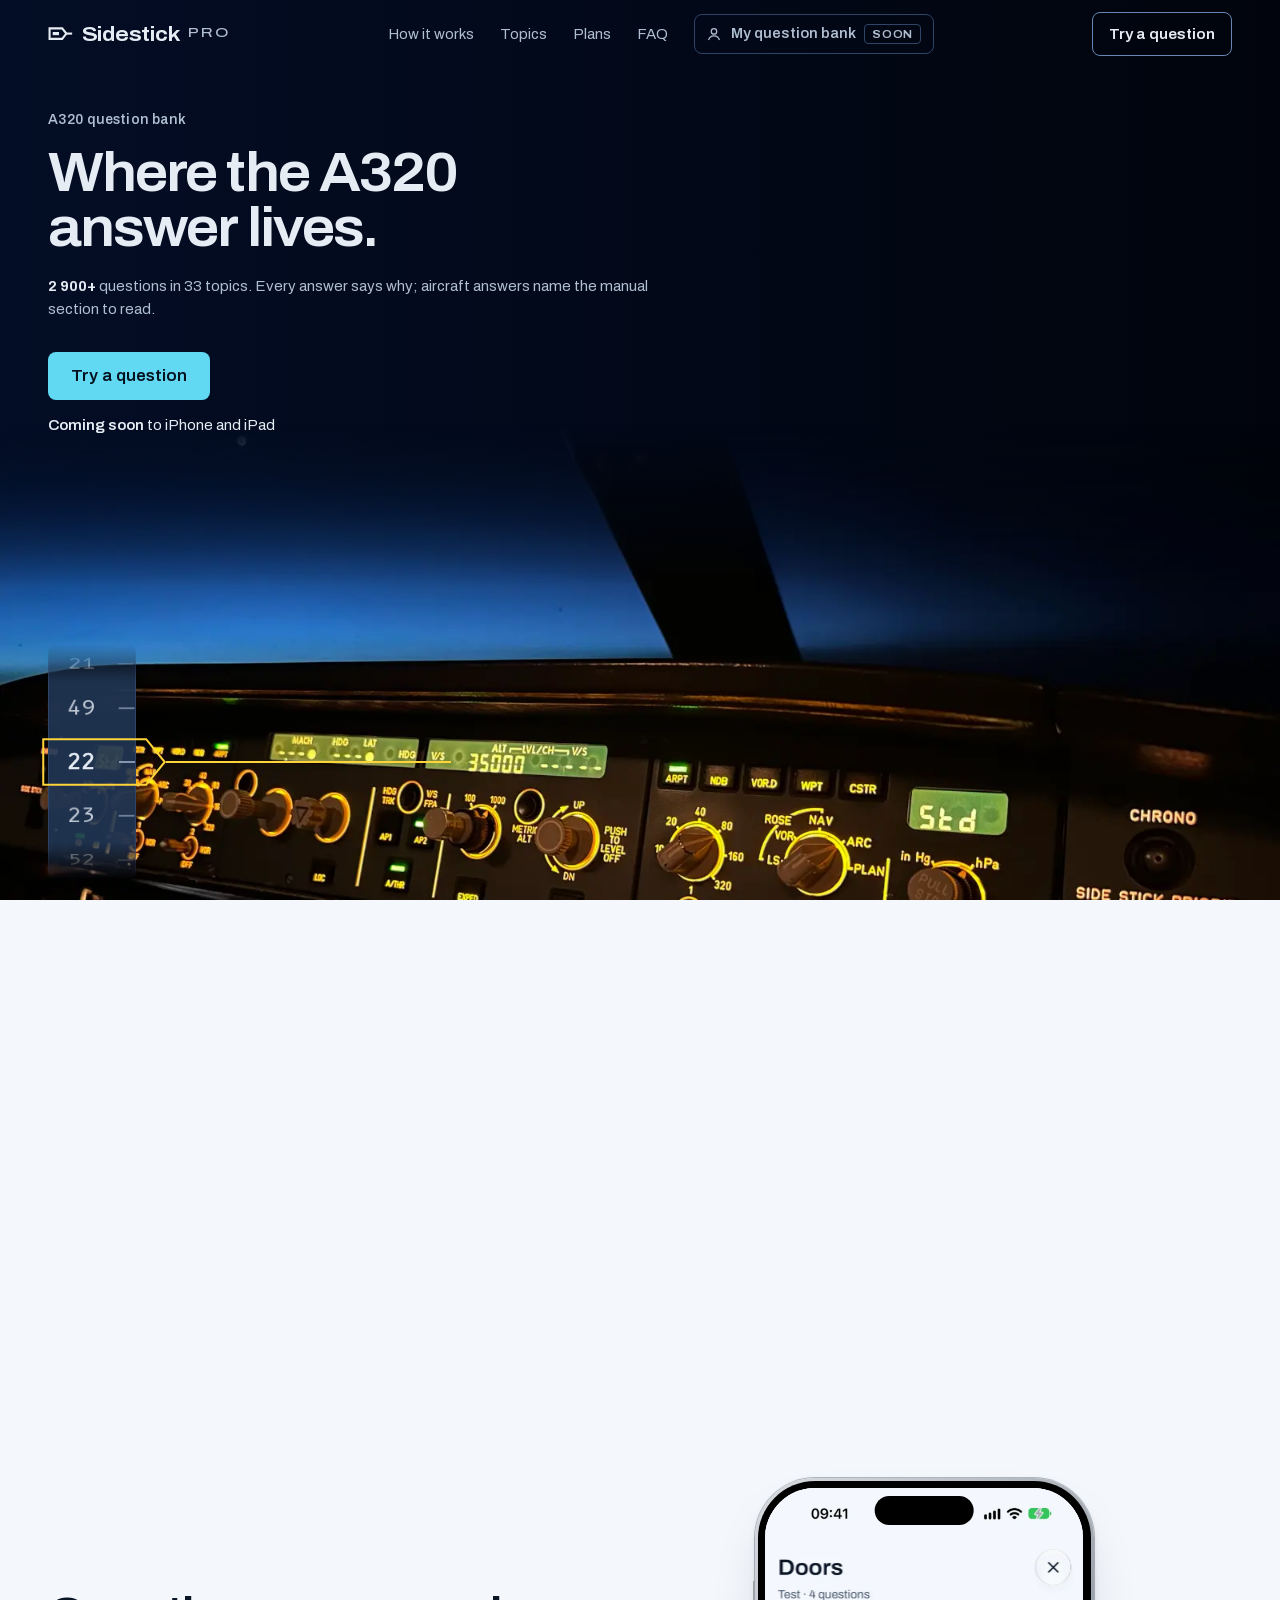
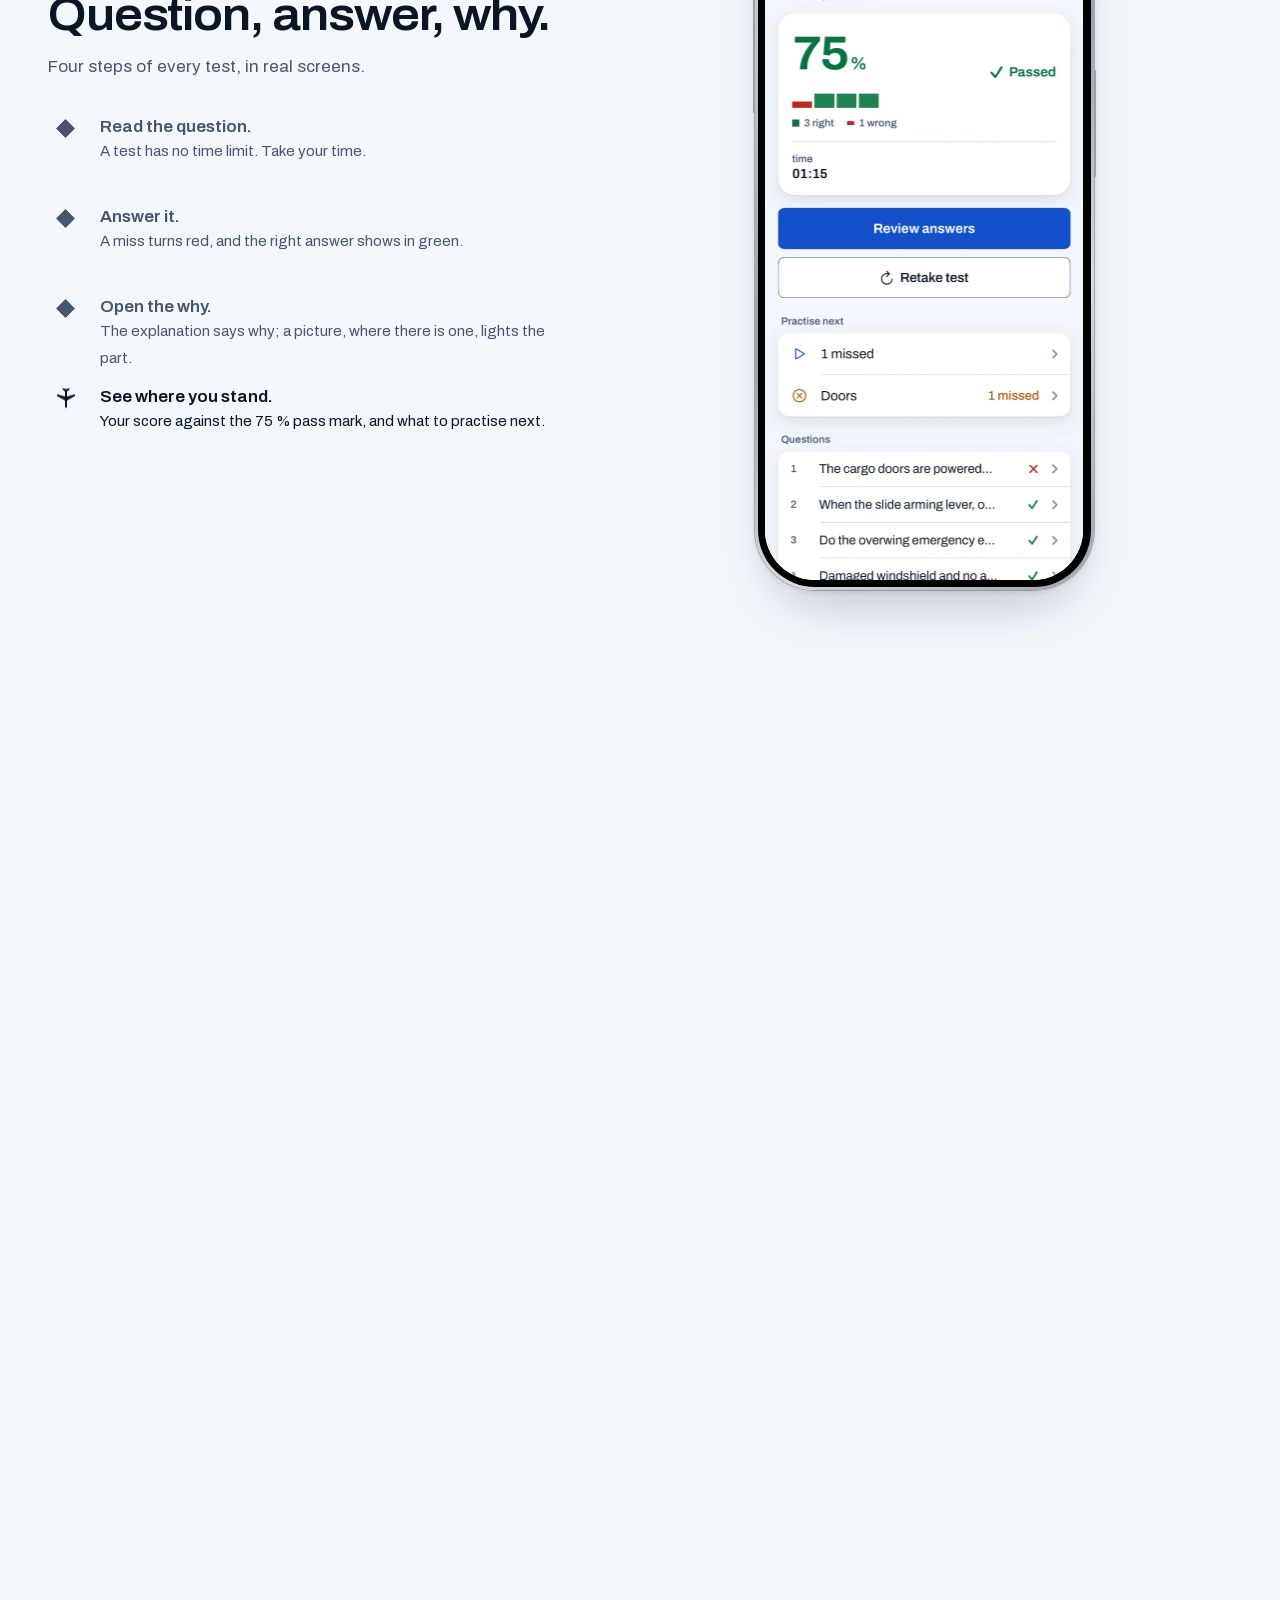
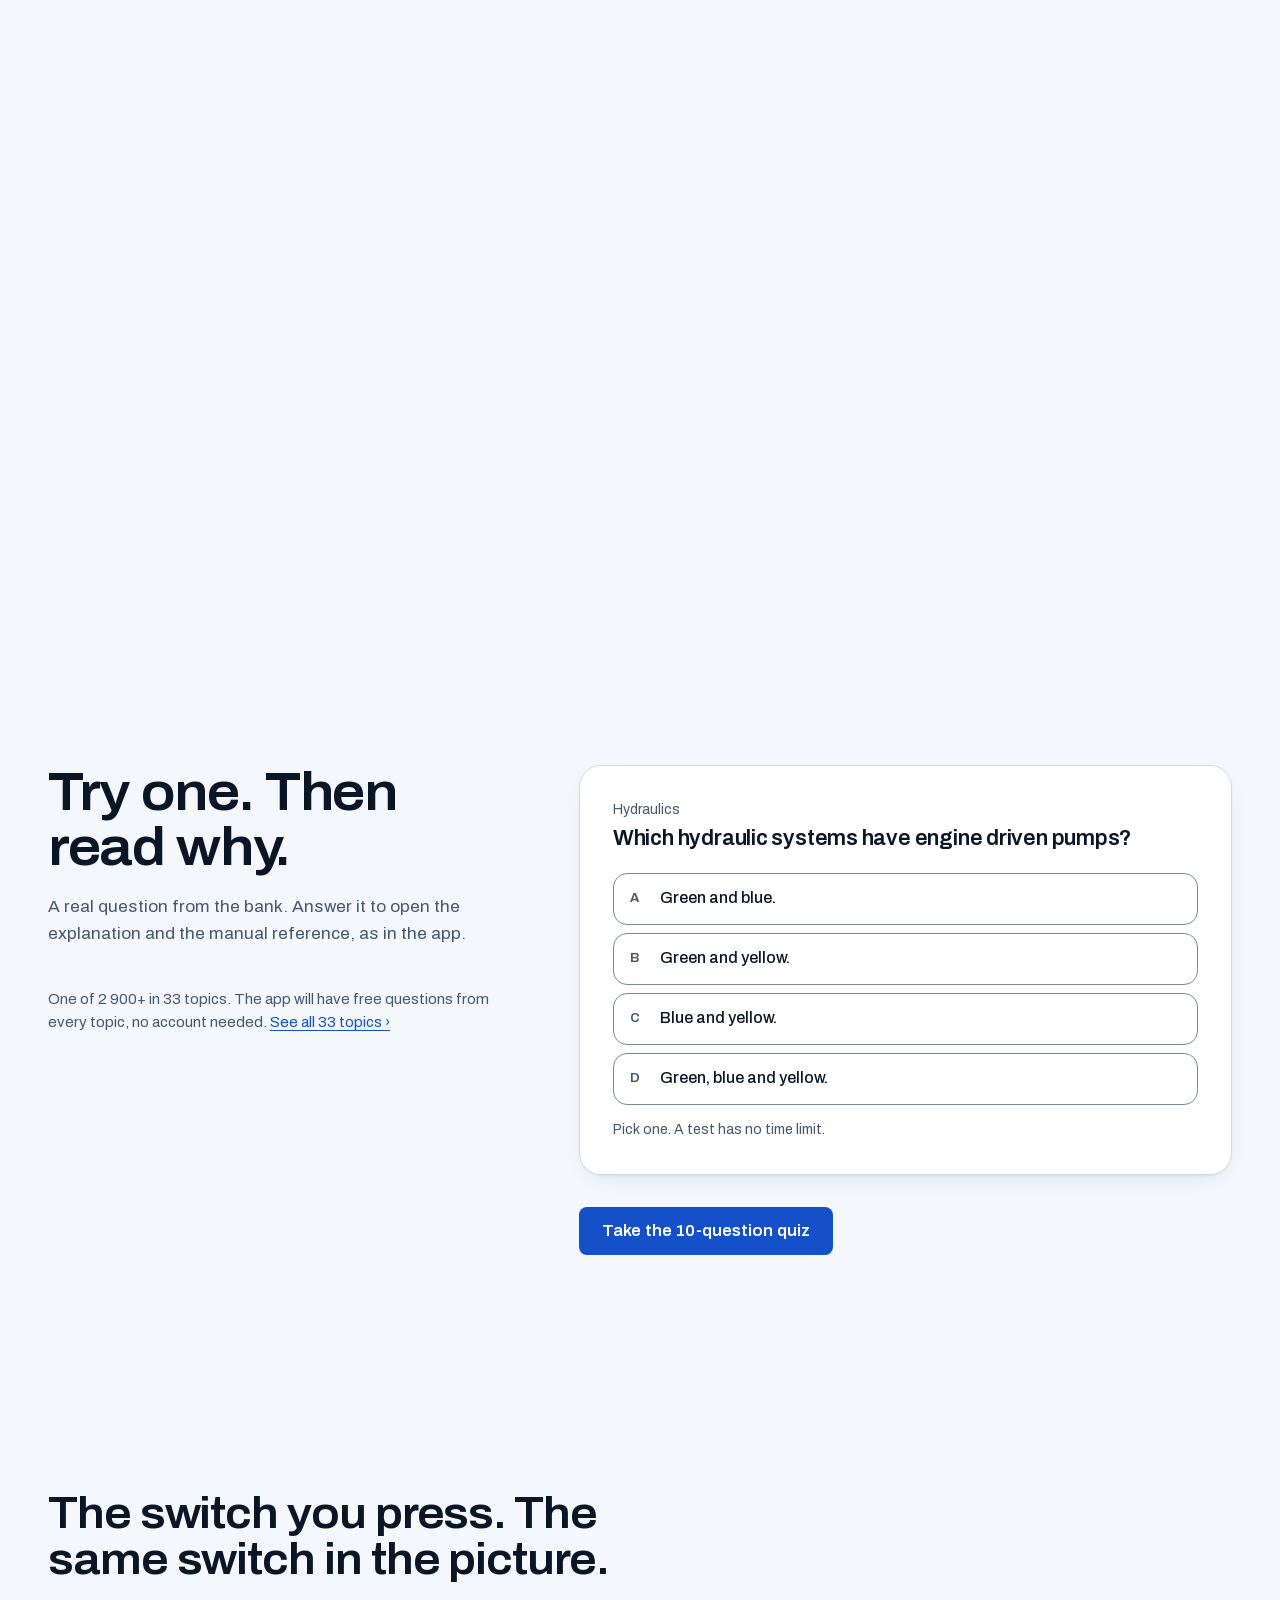
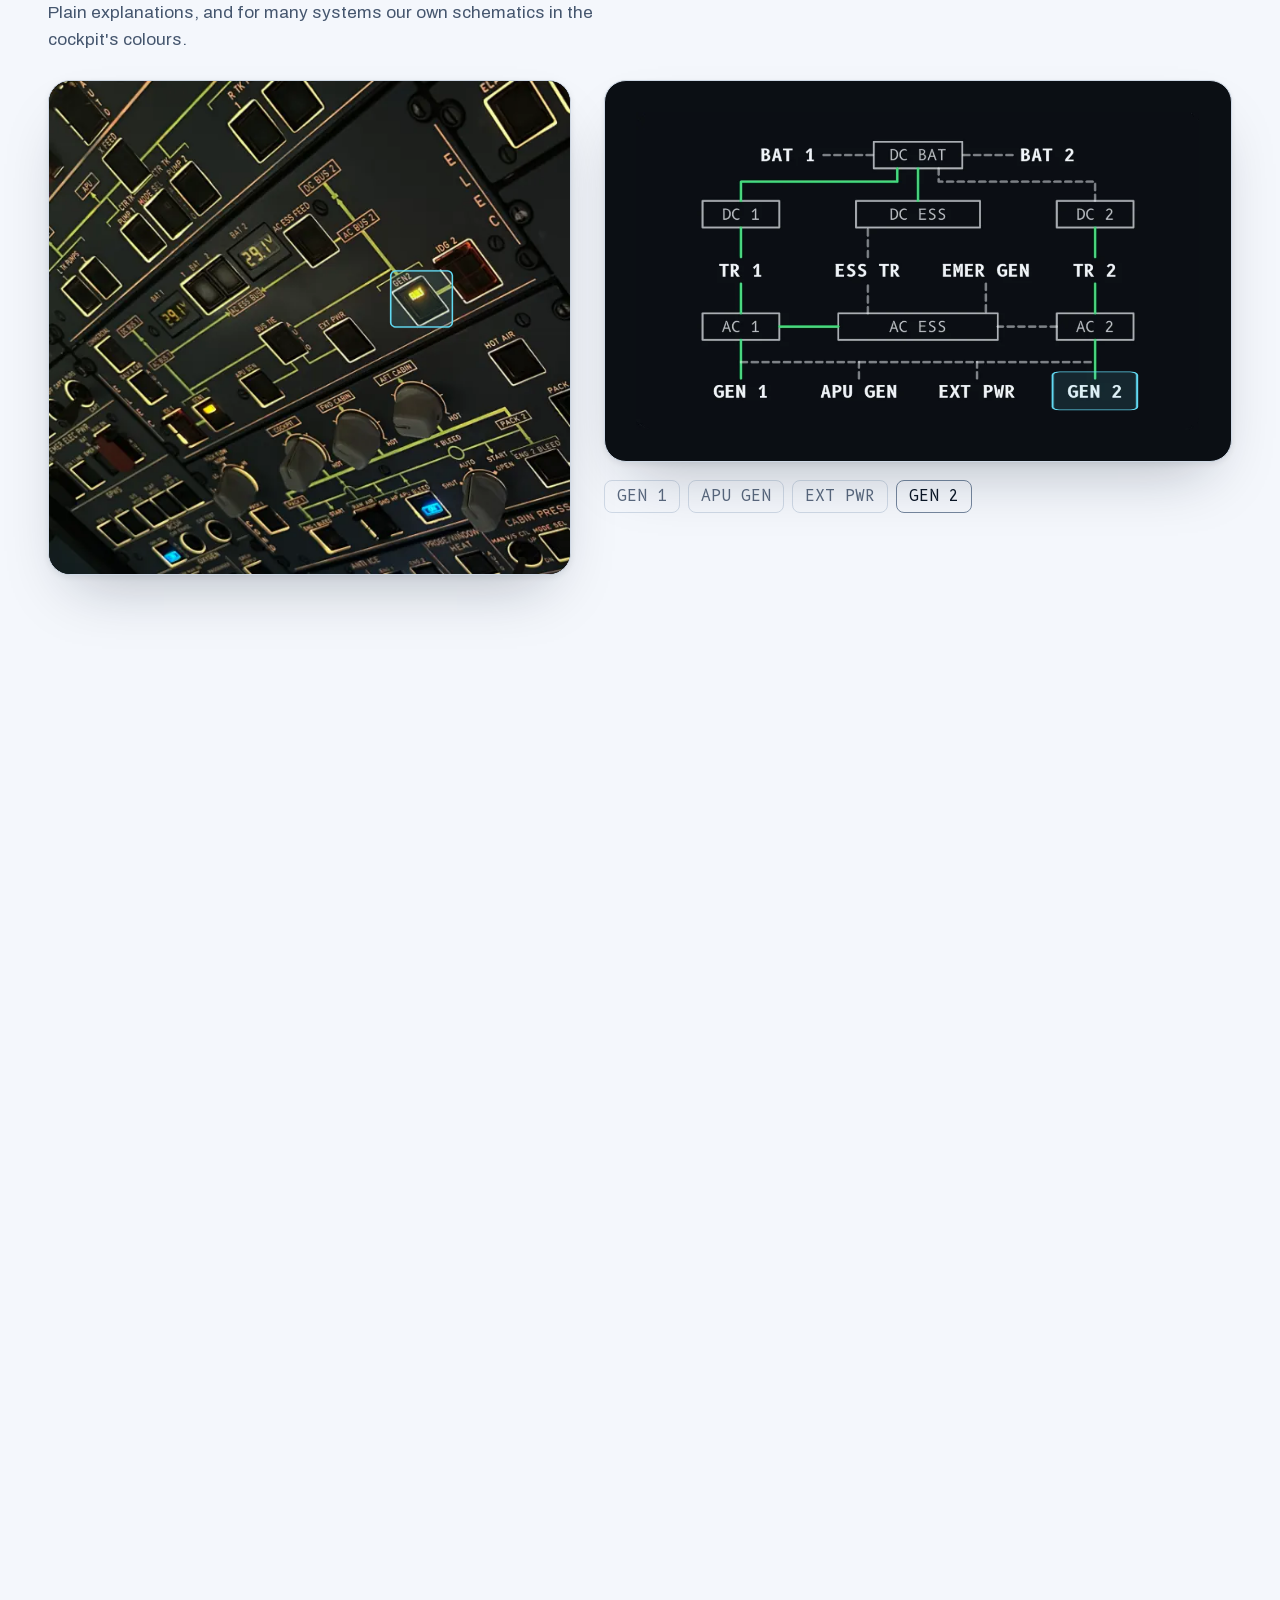
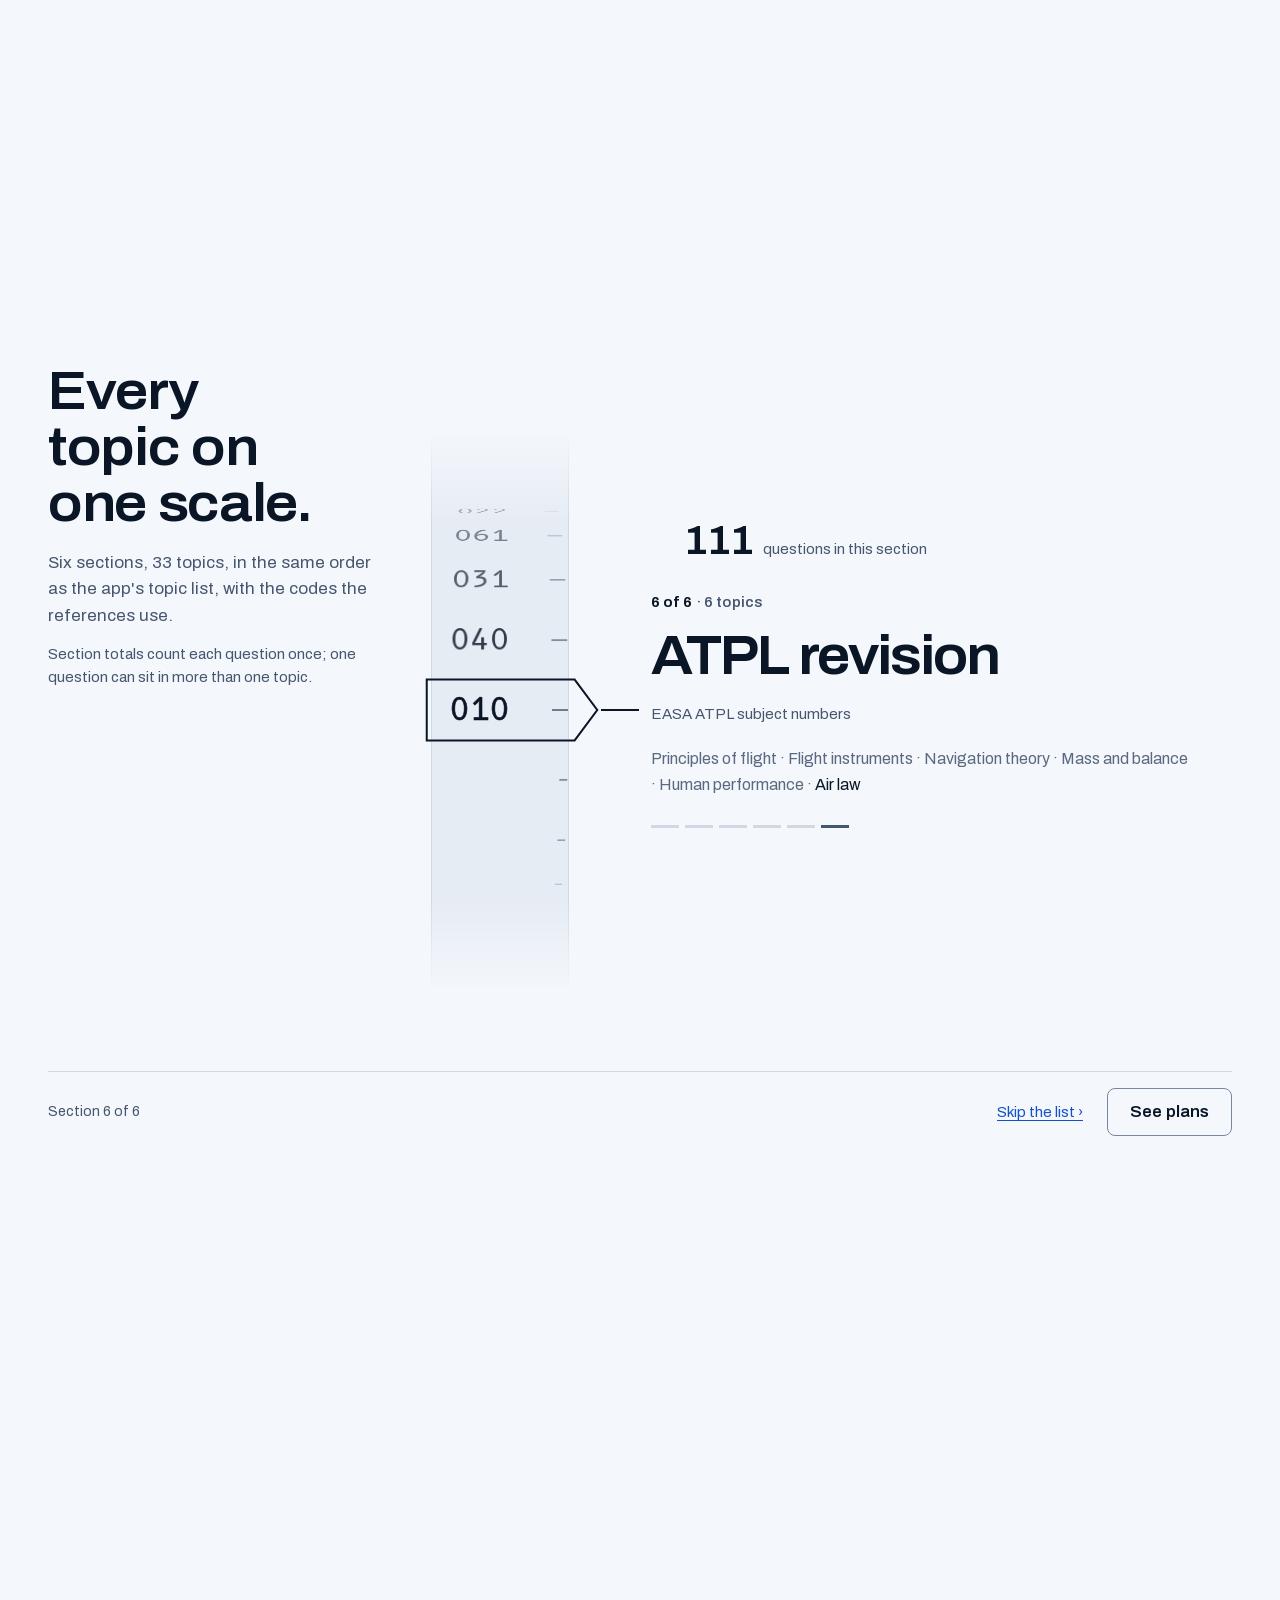
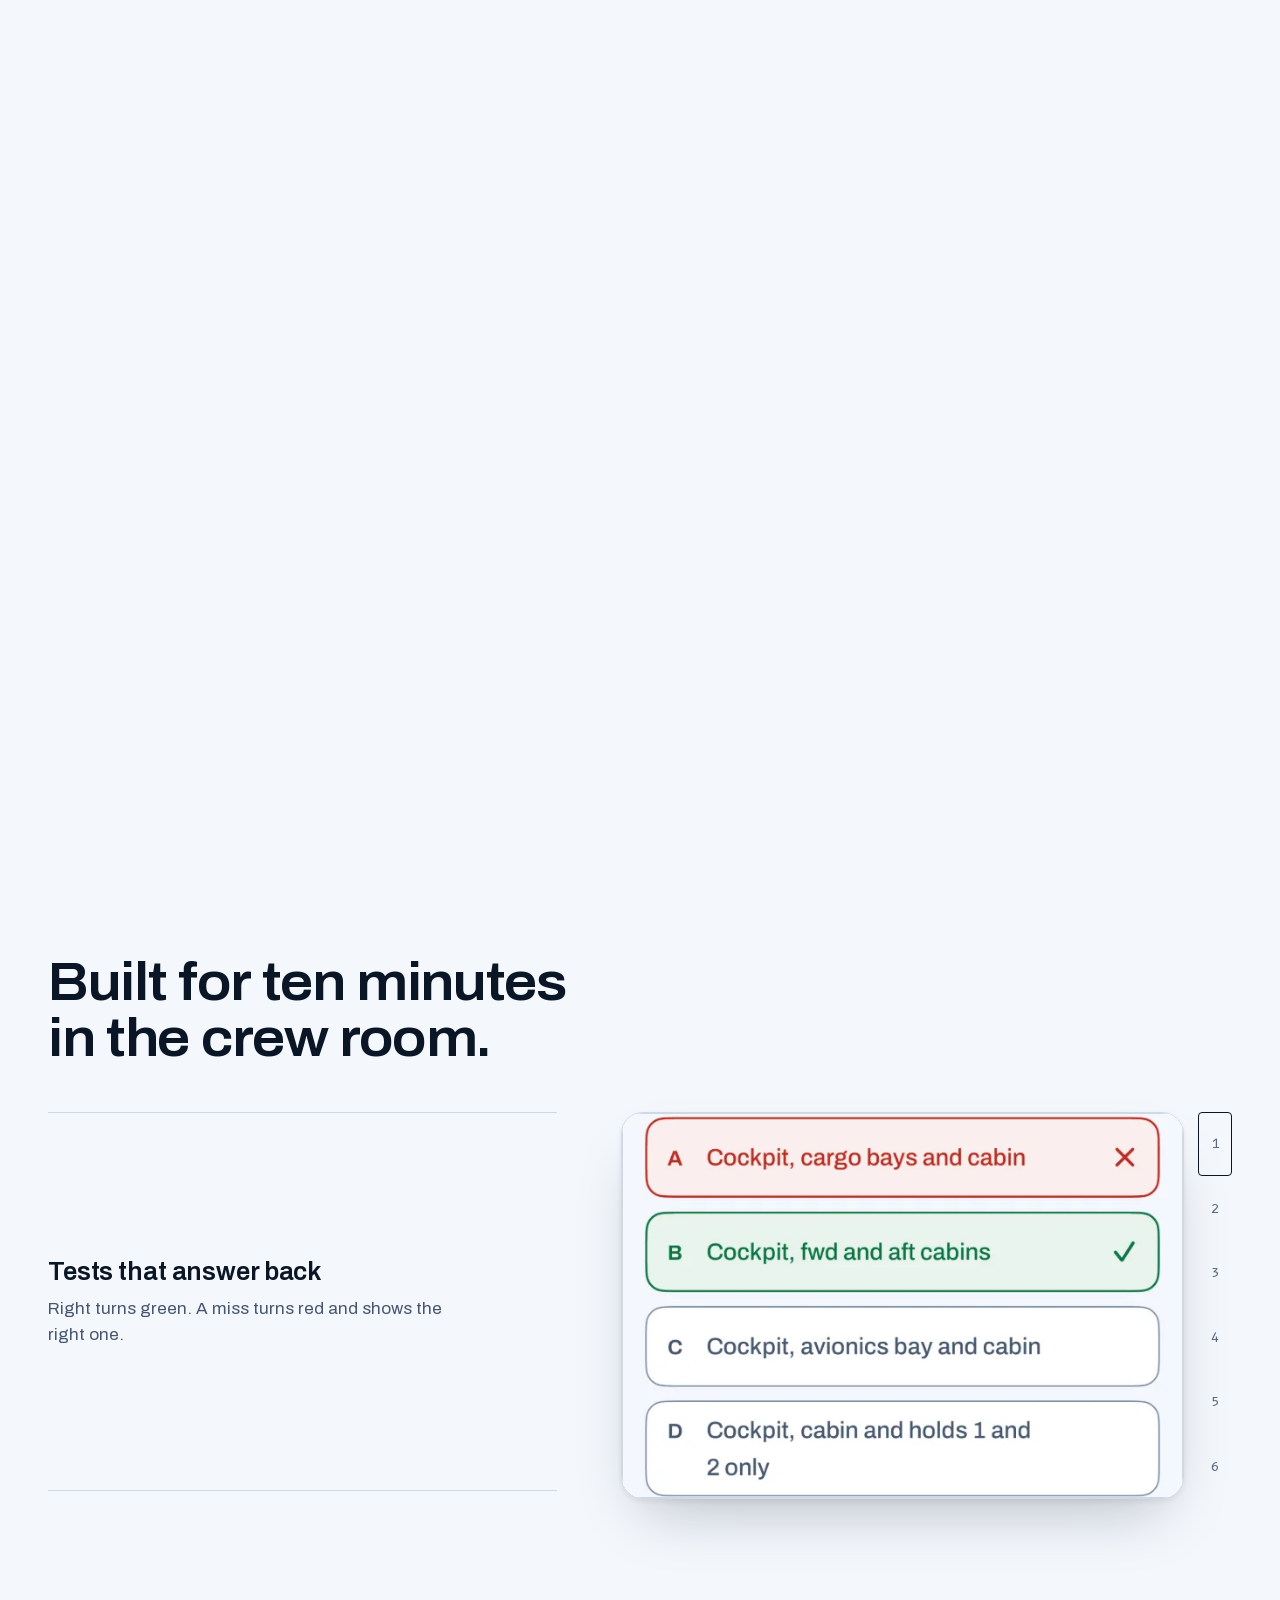
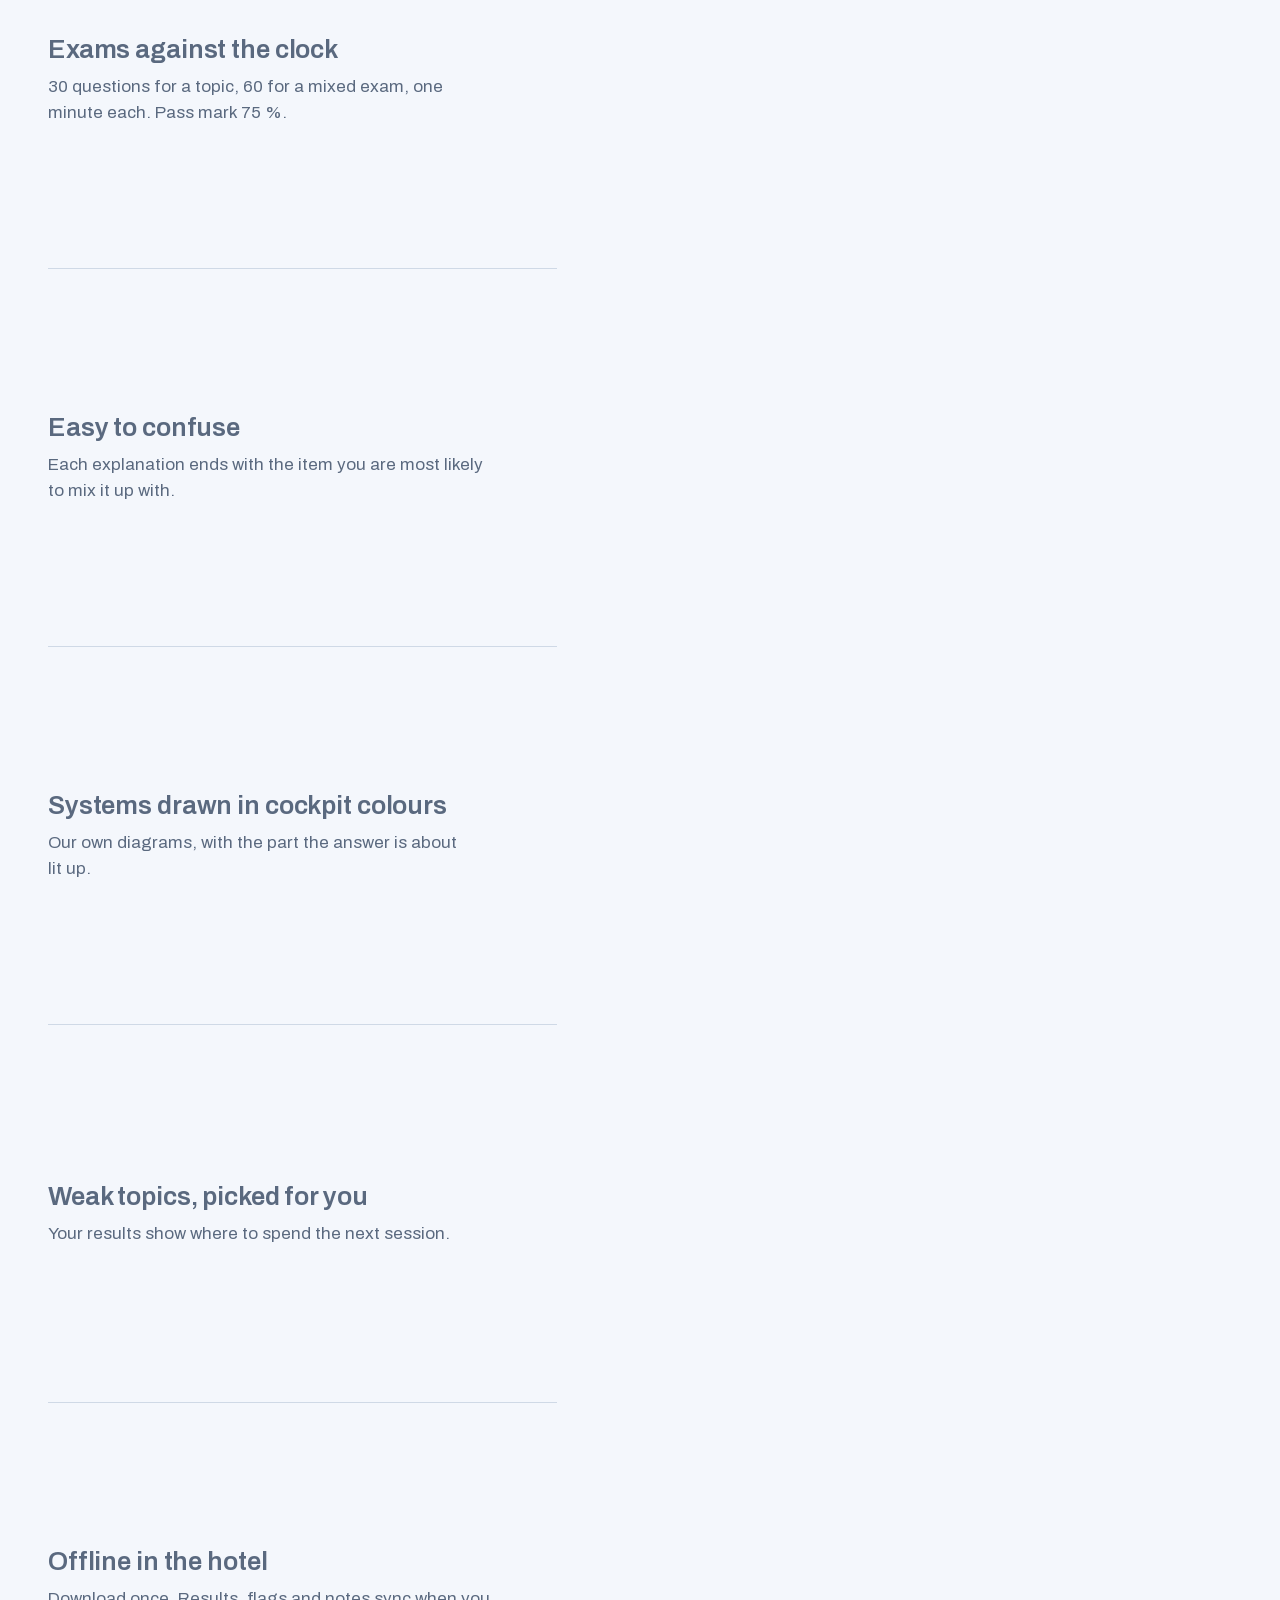
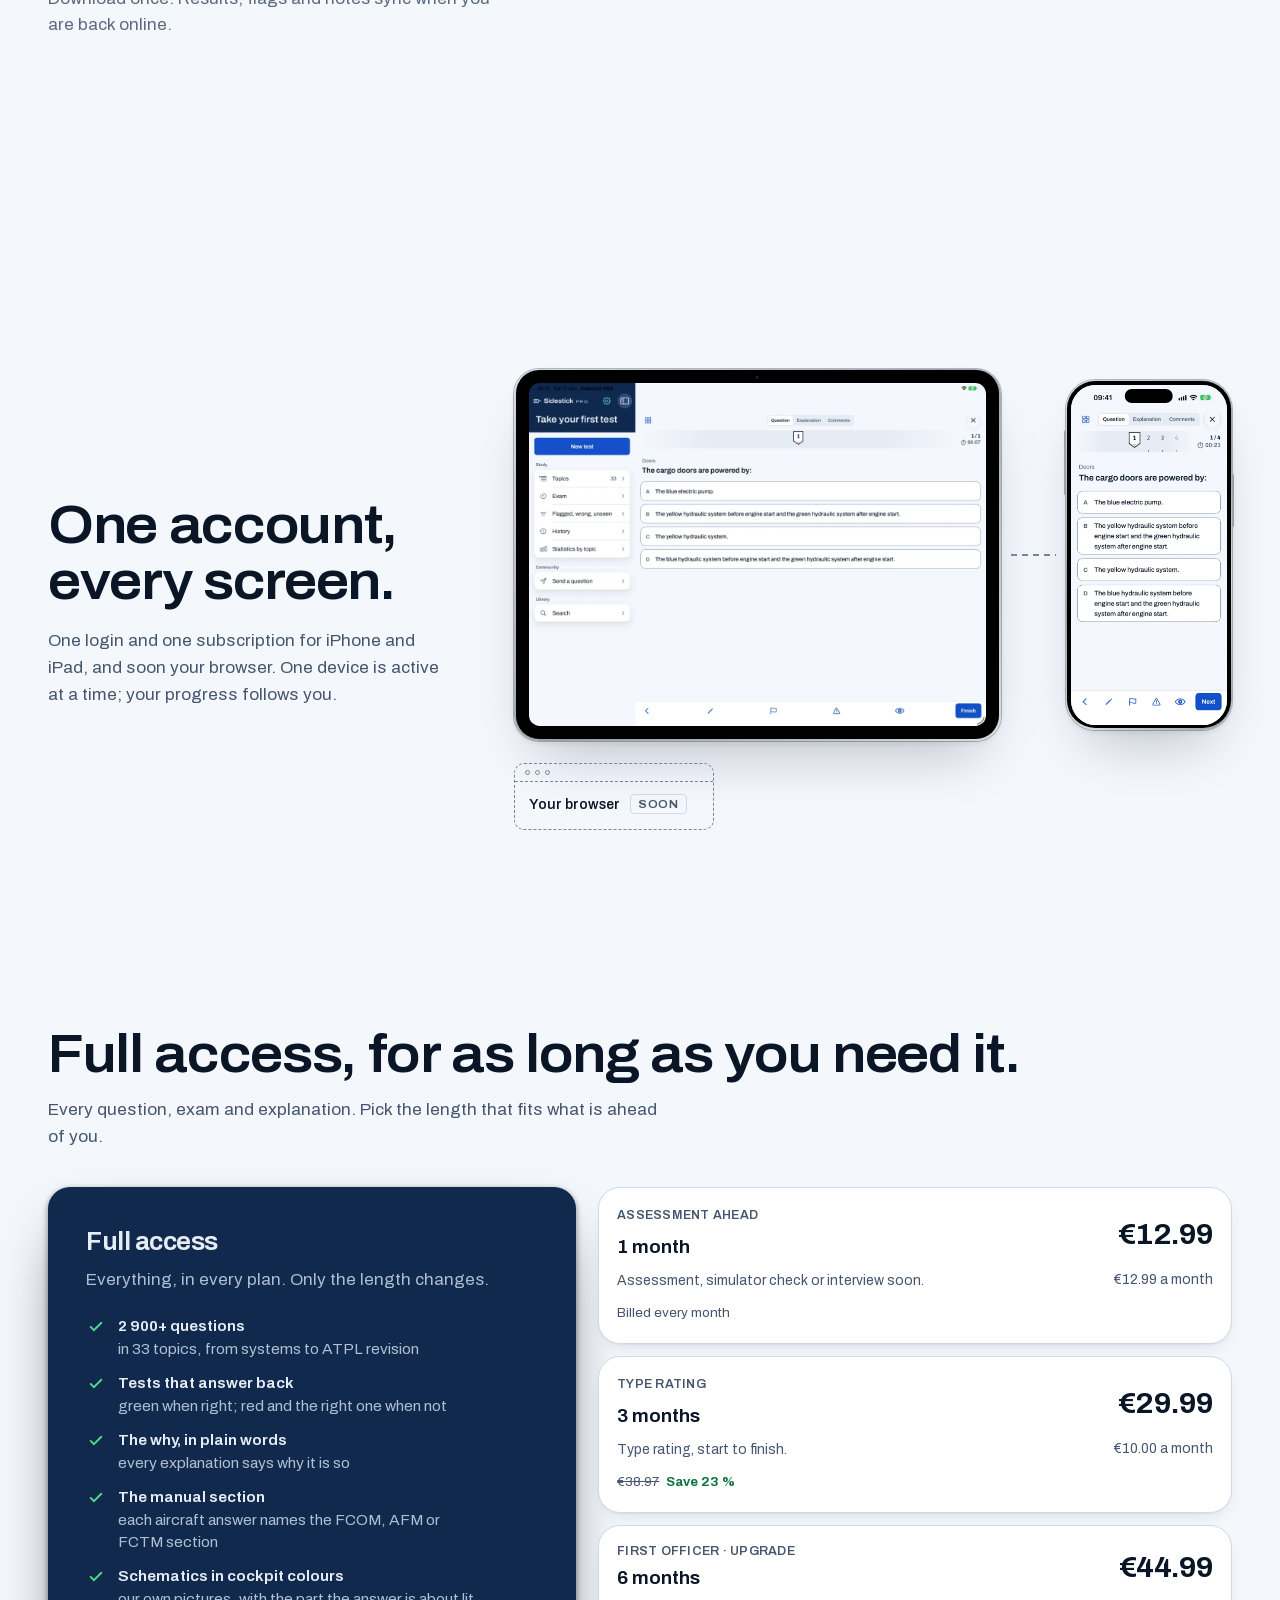
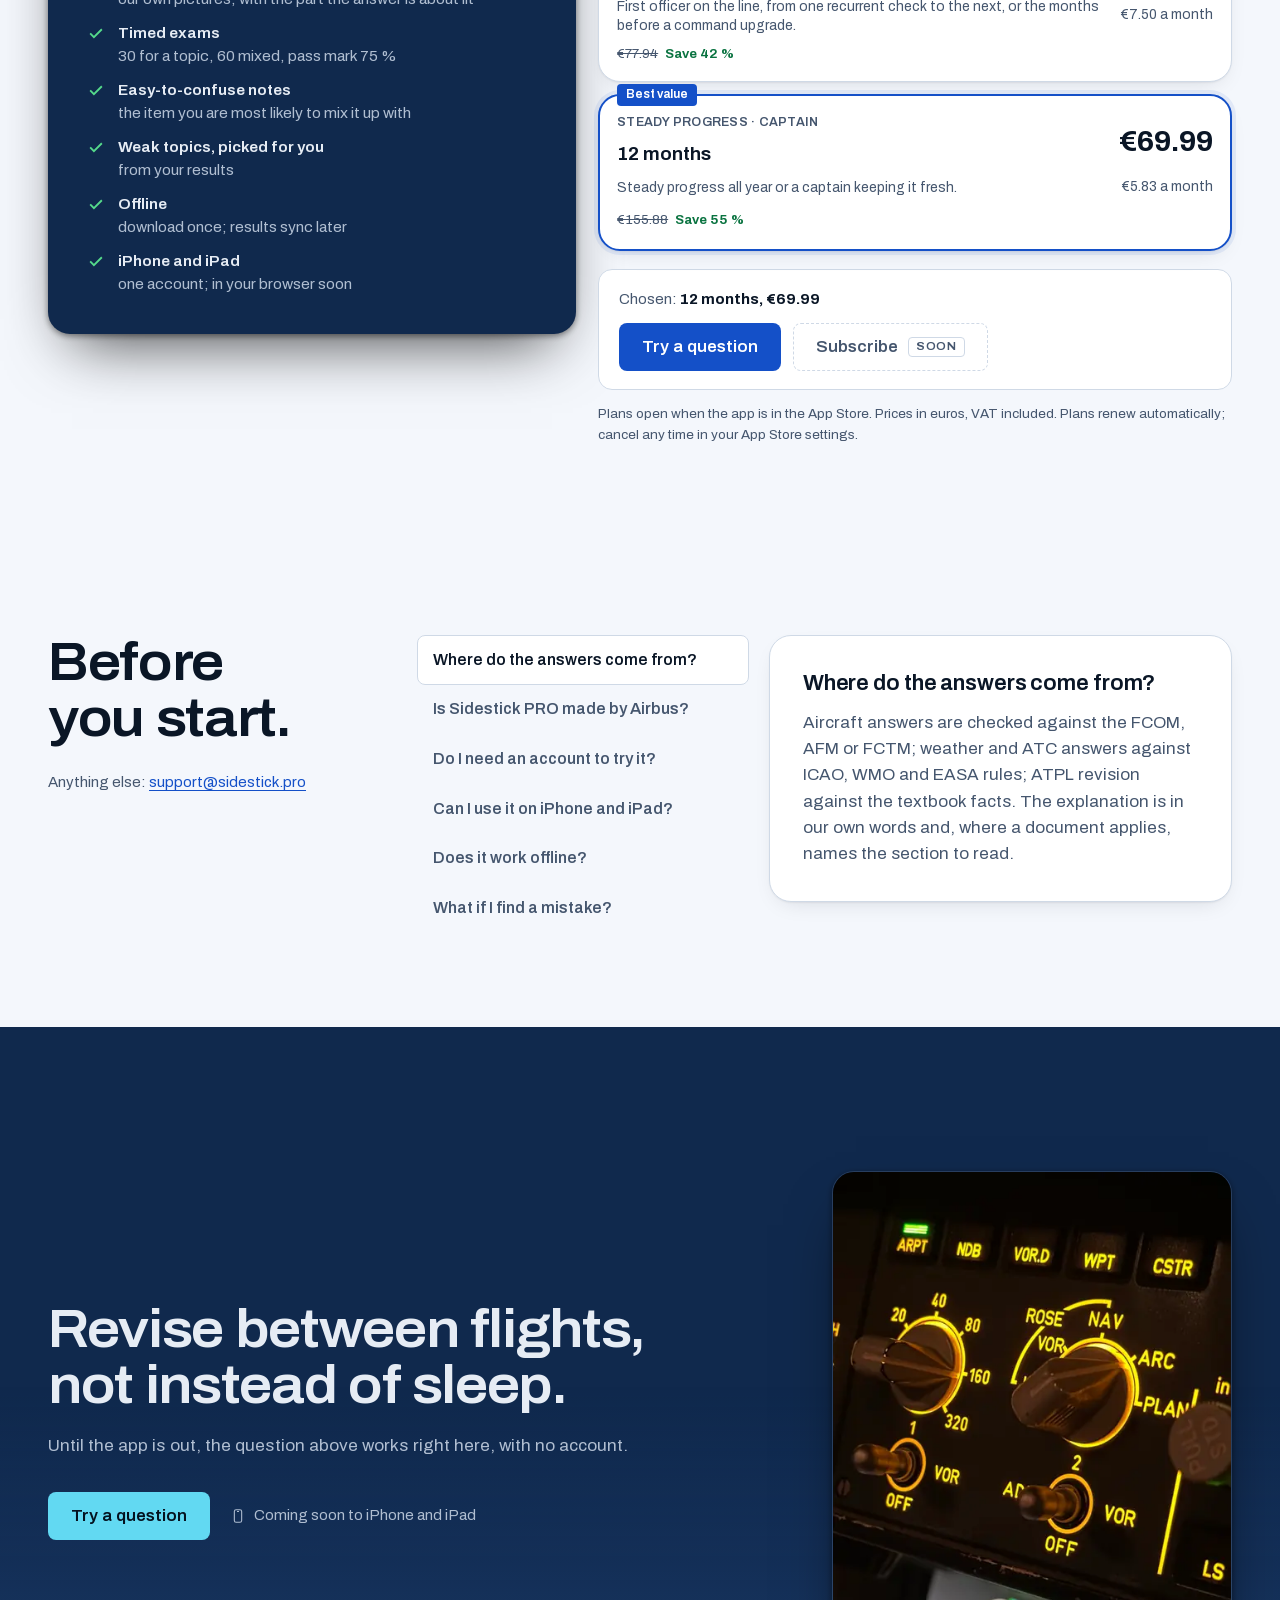
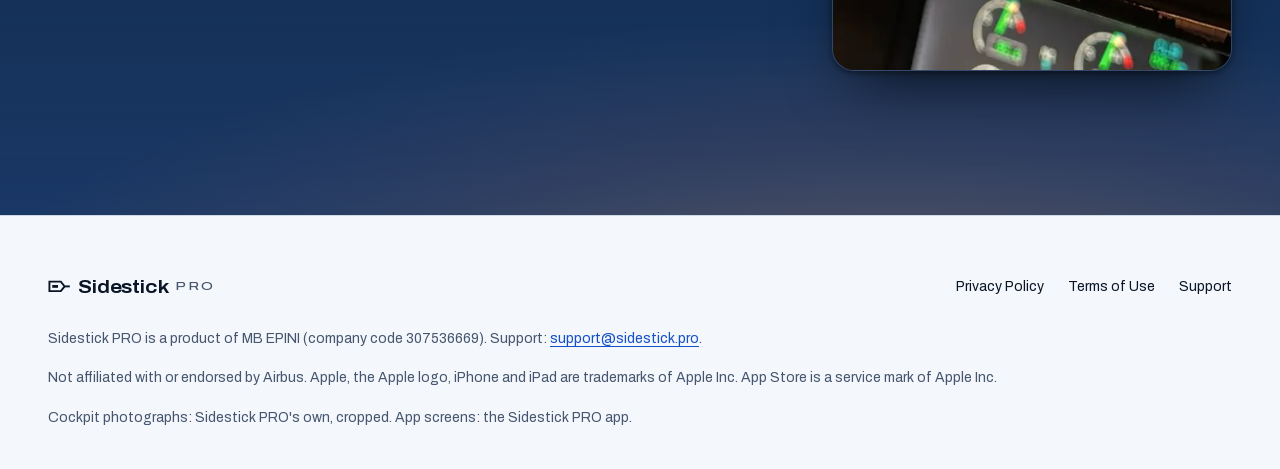
<file: index.html>
<!doctype html>
<html lang="en-GB" data-launch="soon" data-type="software">
<head>
<meta charset="utf-8">
<meta name="viewport" content="width=device-width, initial-scale=1, viewport-fit=cover">
<title>Sidestick PRO – A320 question bank and exams</title>
<meta name="description" content="Tests and timed exams for A320 pilots on iPhone and iPad. Every answer explains why; aircraft answers name the manual section to read. 2 900+ questions in 33 topics.">
<meta name="color-scheme" content="dark light">
<meta name="theme-color" content="#030d25">
<meta property="og:title" content="Sidestick PRO – A320 question bank and exams">
<meta property="og:description" content="Every answer explains why; aircraft answers name the manual section to read.">
<meta property="og:type" content="website">
<meta property="og:site_name" content="Sidestick PRO">
<meta property="og:image" content="https://sidestick.pro/og.jpg">
<meta property="og:image:width" content="1200">
<meta property="og:image:height" content="630">
<meta property="og:image:alt" content="Sidestick PRO: A320 question bank and exams, over a cockpit glareshield at dusk">
<meta name="twitter:card" content="summary_large_image">
<link rel="icon" href="assets/mark.svg" type="image/svg+xml">
<link rel="apple-touch-icon" href="/apple-touch-icon.png">
<link rel="preload" href="assets/fonts/Archivo-latin.woff2" as="font" type="font/woff2" crossorigin>
<link rel="preload" as="image" type="image/webp" media="(max-width: 700px)" imagesrcset="assets/img/fcu-dusk-phone-640.webp 640w, assets/img/fcu-dusk-phone-800.webp 800w" imagesizes="100vw" fetchpriority="high">
<link rel="preload" as="image" type="image/webp" media="(min-width: 701px)" imagesrcset="assets/img/fcu-dusk-640.webp 640w, assets/img/fcu-dusk-1080.webp 1080w, assets/img/fcu-dusk-1600.webp 1600w, assets/img/fcu-dusk-2400.webp 2400w" imagesizes="100vw" fetchpriority="high">
<link rel="stylesheet" href="assets/brand.css">
<link rel="stylesheet" href="assets/home.css">
<script>document.documentElement.classList.add('js'); if (matchMedia('(prefers-reduced-motion: reduce)').matches) document.documentElement.classList.add('no-motion'); if (matchMedia('(max-height: 520px), (max-width: 260px)').matches) document.documentElement.classList.add('short');</script>
<script src="assets/home.js" defer></script>
</head>
<body>
<!-- Built by site-src/build.mjs; edit the template in site-src/, not this file. -->
<a class="skip" href="#main">Skip to content</a>
<header class="nav navy" id="nav">
<div class="wrap bar">
<a class="wordmark" href="#top" aria-label="Sidestick PRO, home"><svg class="mk" viewBox="0 0 48 48" aria-hidden="true"><g fill="none" stroke="currentColor" stroke-width="4"><path d="M3 14h24l8 10-8 10H3z"/><path d="M35 24h11"/></g><path fill="currentColor" d="M9 21h12v6H9z"/></svg><span class="word">Sidestick</span><span class="pro">PRO</span></a>
<nav aria-label="Main"><ul id="menu">
<li><a href="#how">How it works</a></li>
<li><a href="#topics">Topics</a></li>
<li><a href="#plans">Plans</a></li>
<li><a href="#faq">FAQ</a></li>
<li class="qb-li"><span class="qb" aria-disabled="true"><svg viewBox="0 0 24 24" fill="none" stroke="currentColor" stroke-width="1.7" aria-hidden="true"><circle cx="12" cy="8.5" r="3.6"/><path d="M4.8 20c.9-3.6 3.7-5.6 7.2-5.6s6.3 2 7.2 5.6"/></svg>My question bank <span class="soon">Soon</span></span></li>
<li class="menu-note">Coming soon to iPhone, iPad and your browser.</li>
</ul></nav>
<div class="end">
<a class="btn btn-quiet try-btn" href="#try">Try a question</a>
<button class="btn btn-quiet menu-btn" type="button" aria-expanded="false" aria-controls="menu" aria-label="Menu"><svg viewBox="0 0 24 24" fill="none" stroke="currentColor" stroke-width="2" aria-hidden="true"><path class="i-open" d="M4 6.5h16M4 12h16M4 17.5h16"/><path class="i-close" d="M6 6l12 12M18 6 6 18"/></svg></button>
</div>
</div>
</header>
<main id="main" tabindex="-1">
<div class="descent">
<section class="hero navy" id="top" data-enter>
<div class="wrap text">
<p class="eyebrow enter" style="--d:60ms">A320 question bank</p>
<h1 class="enter" style="--d:110ms">Where the A320 answer lives.</h1>
<p class="fact enter" style="--d:150ms"><b>2&nbsp;900+</b> questions in 33 topics. Every answer says why; aircraft answers name the manual section to read.</p>
<div class="actions enter" style="--d:180ms">
<a class="btn btn-primary" href="#try">Try a question</a>
</div>
<p class="cta-note enter" style="--d:210ms"><b>Coming soon</b> to iPhone and iPad</p>
</div>
<div class="spacer"></div>
<picture class="hero-photo">
<source media="(max-width: 700px)" type="image/webp" srcset="assets/img/fcu-dusk-phone-640.webp 640w, assets/img/fcu-dusk-phone-800.webp 800w" sizes="100vw">
<source type="image/webp" srcset="assets/img/fcu-dusk-640.webp 640w, assets/img/fcu-dusk-1080.webp 1080w, assets/img/fcu-dusk-1600.webp 1600w, assets/img/fcu-dusk-2400.webp 2400w" sizes="100vw">
<img src="assets/img/fcu-dusk-1080.jpg" width="1080" height="400" alt="The A320 glareshield at dusk in cruise: the FCU with its altitude window lit, under a deep blue sky" fetchpriority="high">
</picture>
<div class="hero-tape" id="hero-tape" aria-hidden="true"><div class="strip"><ol class="drum"><li style="--o:-2;opacity:.55">21</li><li style="--o:-1;opacity:.75">49</li><li class="on" style="--o:0">22</li><li style="--o:1;opacity:.75">23</li><li style="--o:2;opacity:.55">52</li></ol></div><div class="window"><svg viewBox="0 0 100 40" preserveAspectRatio="none"><path d="M1 1H84L99 20L84 39H1Z"/></svg></div><span class="line"></span></div>
</section>
</div>
<section class="reveal" data-theme="light" id="how" aria-labelledby="how-h">
<div class="pin">
<div class="stage">
<div class="wrap">
<div class="copy">
<h2 id="how-h">Question, answer, why.</h2>
<p class="lead">Four steps of every test, in real screens.</p>
<ol class="steps-sr vh"><li>Read the question. A test has no time limit. Take your time. Screen: A question in a test, before it is answered.</li><li>Answer it. A miss turns red, and the right answer shows in green. Screen: The same question answered: the chosen option red with a cross, the right one green with a tick.</li><li>Open the why. The explanation says why; a picture, where there is one, lights the part. Screen: The explanation: the answer, a short explanation and the hydraulic picture with the cargo doors lit.</li><li>See where you stand. Your score against the 75 % pass mark, and what to practise next. Screen: The result: 75 %, passed, with the missed questions to practise next.</li></ol>
<div class="fpl" aria-hidden="true"><span class="track"></span><span class="flown"></span><span class="ac"><svg viewBox="0 0 24 24" fill="currentColor" aria-hidden="true"><path d="M12 1.5c-.6 0-1 .6-1 1.4V9l-8 4.5v1.8l8-2.4v5.2l-2.4 1.8v1.4l3.4-.8 3.4.8v-1.4L13 18.1v-5.2l8 2.4v-1.8L13 9V2.9c0-.8-.4-1.4-1-1.4z"/></svg></span><ol class="wps">
<li class="wp"><b>Read the question.</b><span>A test has no time limit. Take your time.</span></li>
<li class="wp"><b>Answer it.</b><span>A miss turns red, and the right answer shows in green.</span></li>
<li class="wp"><b>Open the why.</b><span>The explanation says why; a picture, where there is one, lights the part.</span></li>
<li class="wp"><b>See where you stand.</b><span>Your score against the 75 % pass mark, and what to practise next.</span></li>
</ol></div>
</div>
<div class="phone-slot" aria-hidden="true"><div class="iphone"><div class="glass"><div class="scr"><span class="island"></span><div class="sbar" aria-hidden="true"><img src="assets/screens/q-open.webp" alt="" width="600" height="1304" loading="lazy" decoding="async"></div><div class="film"><div class="frame-shot" data-s="1"><img src="assets/screens/q-open.webp" alt="A question in a test, before it is answered" width="600" height="1304" loading="lazy" decoding="async"></div><div class="frame-shot" data-s="2"><img src="assets/screens/q-wrong.webp" alt="The same question answered: the chosen option red with a cross, the right one green with a tick" width="600" height="1304" loading="lazy" decoding="async"></div><div class="frame-shot" data-s="3"><img src="assets/screens/q-why.webp" alt="The explanation: the answer, a short explanation and the hydraulic picture with the cargo doors lit" width="600" height="1304" loading="lazy" decoding="async"><span class="hl" style="--x:65.7%;--y:67.6%;--w:27.5%;--h:5.75%" aria-hidden="true"></span></div><div class="frame-shot" data-s="4"><img src="assets/screens/q-result.webp" alt="The result: 75 %, passed, with the missed questions to practise next" width="600" height="1304" loading="lazy" decoding="async"></div></div></div></div></div></div>
<div class="mini" aria-hidden="true"><p><b>1 · Read the question.</b>A test has no time limit. Take your time.</p><p><b>2 · Answer it.</b>A miss turns red, and the right answer shows in green.</p><p><b>3 · Open the why.</b>The explanation says why; a picture, where there is one, lights the part.</p><p><b>4 · See where you stand.</b>Your score against the 75 % pass mark, and what to practise next.</p></div>
</div>
</div>
</div>
<div class="wrap static-wrap"><ol class="steps4 static">
<li><div class="iphone"><div class="glass"><div class="scr"><span class="island"></span><img src="assets/screens/q-open.webp" alt="A question in a test, before it is answered" width="600" height="1304" loading="lazy" decoding="async"></div></div></div><p class="cap"><b><span class="n">1</span>Read the question.</b>A test has no time limit. Take your time.</p></li>
<li><div class="iphone"><div class="glass"><div class="scr"><span class="island"></span><img src="assets/screens/q-wrong.webp" alt="The same question answered: the chosen option red with a cross, the right one green with a tick" width="600" height="1304" loading="lazy" decoding="async"></div></div></div><p class="cap"><b><span class="n">2</span>Answer it.</b>A miss turns red, and the right answer shows in green.</p></li>
<li><div class="iphone"><div class="glass"><div class="scr"><span class="island"></span><img src="assets/screens/q-why.webp" alt="The explanation: the answer, a short explanation and the hydraulic picture with the cargo doors lit" width="600" height="1304" loading="lazy" decoding="async"><span class="hl" style="--x:65.7%;--y:67.6%;--w:27.5%;--h:5.75%" aria-hidden="true"></span></div></div></div><p class="cap"><b><span class="n">3</span>Open the why.</b>The explanation says why; a picture, where there is one, lights the part.</p></li>
<li><div class="iphone"><div class="glass"><div class="scr"><span class="island"></span><img src="assets/screens/q-result.webp" alt="The result: 75 %, passed, with the missed questions to practise next" width="600" height="1304" loading="lazy" decoding="async"></div></div></div><p class="cap"><b><span class="n">4</span>See where you stand.</b>Your score against the 75 % pass mark, and what to practise next.</p></li>
</ol></div>
</section>
<section class="teach screen" id="try" aria-labelledby="try-h">
<div class="wrap try-b">
<div class="head">
<h2 id="try-h">Try one. Then read why.</h2>
<p class="lead">A real question from the bank. Answer it to open the explanation and the manual reference, as in the app.</p>
<p class="more">One of 2&nbsp;900+ in 33 topics. <span>The app will have free questions from every topic, no account needed. <a href="#topics">See all 33 topics&nbsp;›</a></span></p>
</div>
<div class="qcard" id="chain">
<p class="q-topic">Hydraulics</p>
<p class="q-stem">Which hydraulic systems have engine driven pumps?</p>
<ul class="opts" role="list">
<li><button class="opt" type="button" data-ok="0"><span class="key">A</span>Green and blue.<svg class="tick" viewBox="0 0 24 24" fill="none" stroke="currentColor" stroke-width="2.4" aria-hidden="true"><path d="M6 6l12 12M18 6 6 18"/></svg></button></li>
<li><button class="opt" type="button" data-ok="1"><span class="key">B</span>Green and yellow.<svg class="tick" viewBox="0 0 24 24" fill="none" stroke="currentColor" stroke-width="2.4" aria-hidden="true"><path d="m5 12.5 4.5 4.5L19 7.5"/></svg></button></li>
<li><button class="opt" type="button" data-ok="0"><span class="key">C</span>Blue and yellow.<svg class="tick" viewBox="0 0 24 24" fill="none" stroke="currentColor" stroke-width="2.4" aria-hidden="true"><path d="M6 6l12 12M18 6 6 18"/></svg></button></li>
<li><button class="opt" type="button" data-ok="0"><span class="key">D</span>Green, blue and yellow.<svg class="tick" viewBox="0 0 24 24" fill="none" stroke="currentColor" stroke-width="2.4" aria-hidden="true"><path d="M6 6l12 12M18 6 6 18"/></svg></button></li>
</ul>
<p class="hint" id="hint" aria-live="polite">Pick one. A test has no time limit.</p>
<div class="rise"><div><div class="inner">
<p class="step"><svg viewBox="0 0 24 24" fill="none" stroke="currentColor" stroke-width="1.8" aria-hidden="true"><path d="M4 19V5a2 2 0 0 1 2-2h12v14H6a2 2 0 0 0-2 2Zm0 0a2 2 0 0 0 2 2h12"/></svg>Short explanation</p>
<div class="why">
<p>Green and yellow have engine-driven pumps: engine 1 drives the green pump and engine 2 the yellow pump. Blue has no engine pump; an electric pump pressurises it, with the RAT as its emergency source. Yellow also has an electric pump and a hand pump, and the PTU links green and yellow so that either can pressurise the other.</p>
<p class="confuse"><b>Easy to confuse</b>Blue is the system without an engine pump: its electric pump and the RAT power it.</p>
</div>
<p class="step"><svg viewBox="0 0 24 24" fill="none" stroke="currentColor" stroke-width="1.8" aria-hidden="true"><path d="M5 4h9l5 5v11H5z"/><path d="M14 4v5h5"/></svg>References</p>
<button class="refrow" type="button" aria-expanded="false" aria-controls="refpath"><span class="code-l">FCOM-DSC-29-10-20</span><svg class="chev" viewBox="0 0 24 24" fill="none" stroke="currentColor" stroke-width="2" aria-hidden="true"><path d="m9 6 6 6-6 6"/></svg></button>
<div class="path" id="refpath"><div>FCOM · Hydraulic · Description · Generation</div></div>
<p class="note">Our own words, with the reference code. Nothing is copied from the manual.</p>
</div></div></div>
</div>
<p class="quiz-go"><a class="btn btn-primary" href="/quiz/">Take the 10-question quiz</a></p>
</div>
</section>
<section class="pp" id="panel" aria-labelledby="pp-h">
<div class="pp-pin"><div class="pp-stage"><div class="wrap">
<div class="head">
<h2 id="pp-h">The switch you press. The same switch in the picture.</h2>
<p class="lead">Plain explanations, and for many systems our own schematics in the cockpit's colours.</p>
</div>
<div class="pair" data-boxes='[{"photo":[27,63,9,8.4],"drawn":[11.5,82,15,12]},{"photo":[36,57.6,10,9],"drawn":[30.6,82,18,12]},{"photo":[52.4,47.4,10.6,10],"drawn":[51.5,82,18,12]},{"photo":[65.6,38.6,11.8,11.4],"drawn":[74,82,15,12]}]'>
<figure class="photo">
<picture>
<source type="image/webp" srcset="assets/img/overhead-elec-640.webp 640w, assets/img/overhead-elec-1080.webp 1080w" sizes="(max-width: 900px) 92vw, 560px">
<img src="assets/img/overhead-elec-1080.jpg" width="1080" height="1021" loading="lazy" decoding="async" alt="The ELEC and AIR COND panels on the A320 overhead at night, with the GEN 1, APU GEN, EXT PWR and GEN 2 pushbuttons">
</picture><span class="box" aria-hidden="true"><i><svg viewBox="0 0 100 100" preserveAspectRatio="none"><rect x="0" y="0" width="100" height="100" rx="8"/></svg></i></span>
</figure>
<div class="rt">
<figure class="drawn"><div class="dw"><img src="assets/screens/elec-page.webp" width="1000" height="564" loading="lazy" decoding="async" alt="Our drawing of the A320 electrical system: batteries, DC and AC buses, transformer rectifiers, and GEN 1, APU GEN, EXT PWR and GEN 2"><span class="box" aria-hidden="true"><i><svg viewBox="0 0 100 100" preserveAspectRatio="none"><rect x="0" y="0" width="100" height="100" rx="8"/></svg></i></span></div></figure>
<ul class="srcs" aria-label="The four power sources, named the same on the panel and in the picture"><li data-i="0">GEN 1</li><li data-i="1">APU GEN</li><li data-i="2">EXT PWR</li><li data-i="3">GEN 2</li></ul>
</div>
</div>
</div></div></div>
</section>
<section class="tape-sec" id="topics" aria-labelledby="tape-h">
<div class="tape-stage">
<div class="wrap">
<div class="tape-intro">
<h2 id="tape-h">Every topic on one scale.</h2>
<p class="lead">Six sections, 33 topics, in the same order as the app's topic list, with the codes the references use.</p>
<p class="also">Section totals count each question once; one question can sit in more than one topic.</p>
<ol class="chapters" id="chapters">
<li data-sec="Systems" data-q="2365"><h3>Systems<small>18 topics · 2&nbsp;365 questions</small></h3><ul>
<li data-n="21" data-q="219" data-ref="FCOM-DSC-21"><span class="n">21</span>Air conditioning, pressurisation and ventilation<small>219<span class="vh"> questions</span></small></li>
<li data-n="49" data-q="96" data-ref="FCOM-DSC-49"><span class="n">49</span>APU<small>96<span class="vh"> questions</span></small></li>
<li data-n="22" data-q="300" data-ref="FCOM-DSC-22"><span class="n">22</span>Autoflight<small>300<span class="vh"> questions</span></small></li>
<li data-n="23" data-q="83" data-ref="FCOM-DSC-23"><span class="n">23</span>Communications<small>83<span class="vh"> questions</span></small></li>
<li data-n="52" data-q="77" data-ref="FCOM-DSC-52"><span class="n">52</span>Doors<small>77<span class="vh"> questions</span></small></li>
<li data-n="24" data-q="158" data-ref="FCOM-DSC-24"><span class="n">24</span>Electrical<small>158<span class="vh"> questions</span></small></li>
<li data-n="70" data-q="250" data-ref="FCOM-DSC-70"><span class="n">70</span>Engines<small>250<span class="vh"> questions</span></small></li>
<li data-n="25" data-q="53" data-ref="FCOM-DSC-25"><span class="n">25</span>Equipment<small>53<span class="vh"> questions</span></small></li>
<li data-n="26" data-q="82" data-ref="FCOM-DSC-26"><span class="n">26</span>Fire protection<small>82<span class="vh"> questions</span></small></li>
<li data-n="27" data-q="227" data-ref="FCOM-DSC-27"><span class="n">27</span>Flight controls<small>227<span class="vh"> questions</span></small></li>
<li data-n="28" data-q="114" data-ref="FCOM-DSC-28"><span class="n">28</span>Fuel<small>114<span class="vh"> questions</span></small></li>
<li data-n="29" data-q="132" data-ref="FCOM-DSC-29"><span class="n">29</span>Hydraulics<small>132<span class="vh"> questions</span></small></li>
<li data-n="30" data-q="99" data-ref="FCOM-DSC-30"><span class="n">30</span>Ice and rain protection<small>99<span class="vh"> questions</span></small></li>
<li data-n="31" data-q="164" data-ref="FCOM-DSC-31"><span class="n">31</span>Indicating and recording<small>164<span class="vh"> questions</span></small></li>
<li data-n="32" data-q="215" data-ref="FCOM-DSC-32"><span class="n">32</span>Landing gear<small>215<span class="vh"> questions</span></small></li>
<li data-n="34" data-q="277" data-ref="FCOM-DSC-34"><span class="n">34</span>Navigation<small>277<span class="vh"> questions</span></small></li>
<li data-n="35" data-q="62" data-ref="FCOM-DSC-35"><span class="n">35</span>Oxygen<small>62<span class="vh"> questions</span></small></li>
<li data-n="36" data-q="85" data-ref="FCOM-DSC-36"><span class="n">36</span>Pneumatics<small>85<span class="vh"> questions</span></small></li>
</ul></li>
<li data-sec="Limitations" data-q="224"><h3>Limitations<small>1 topic · 224 questions</small></h3><ul>
<li data-n="LIM" data-q="224" data-ref="FCOM-LIM"><span class="n">LIM</span>Operating limitations<small>224<span class="vh"> questions</span></small></li>
</ul></li>
<li data-sec="Procedures" data-q="838"><h3>Procedures<small>3 topics · 838 questions</small></h3><ul>
<li data-n="NOR" data-q="344" data-ref="FCOM-PRO-NOR"><span class="n">NOR</span>Standard operating procedures<small>344<span class="vh"> questions</span></small></li>
<li data-n="ABN" data-q="412" data-ref="FCOM-PRO-ABN"><span class="n">ABN</span>Abnormal and emergency procedures<small>412<span class="vh"> questions</span></small></li>
<li data-n="MEM" data-q="103" data-ref="FCOM-PRO-ABN-ABN-MEM"><span class="n">MEM</span>Memory items<small>103<span class="vh"> questions</span></small></li>
</ul></li>
<li data-sec="Weather" data-q="97"><h3>Weather<small>1 topic · 97 questions</small></h3><ul>
<li data-n="050" data-q="97" data-ref="EASA ATPL 050; ICAO, WMO"><span class="n">050</span>Weather reports and phenomena<small>97<span class="vh"> questions</span></small></li>
</ul></li>
<li data-sec="General aviation" data-q="310"><h3>General aviation<small>4 topics · 310 questions</small></h3><ul>
<li data-n="PERF" data-q="139" data-ref="AFM-PERF"><span class="n">PERF</span>Performance<small>139<span class="vh"> questions</span></small></li>
<li data-n="ATC" data-q="78" data-ref="ICAO, EASA SERA"><span class="n">ATC</span>ATC, airspace and phraseology<small>78<span class="vh"> questions</span></small></li>
<li data-n="ABBR" data-q="41" data-ref="FCOM-GEN"><span class="n">ABBR</span>Abbreviations<small>41<span class="vh"> questions</span></small></li>
<li data-n="MATH" data-q="64" data-ref="Worked from first principles"><span class="n">MATH</span>Practical calculations<small>64<span class="vh"> questions</span></small></li>
</ul></li>
<li data-sec="ATPL revision" data-q="111"><h3>ATPL revision<small>6 topics · 111 questions</small></h3><ul>
<li data-n="081" data-q="28" data-ref="EASA ATPL 081"><span class="n">081</span>Principles of flight<small>28<span class="vh"> questions</span></small></li>
<li data-n="022" data-q="24" data-ref="EASA ATPL 022"><span class="n">022</span>Flight instruments<small>24<span class="vh"> questions</span></small></li>
<li data-n="061" data-q="17" data-ref="EASA ATPL 061"><span class="n">061</span>Navigation theory<small>17<span class="vh"> questions</span></small></li>
<li data-n="031" data-q="15" data-ref="EASA ATPL 031"><span class="n">031</span>Mass and balance<small>15<span class="vh"> questions</span></small></li>
<li data-n="040" data-q="15" data-ref="EASA ATPL 040"><span class="n">040</span>Human performance<small>15<span class="vh"> questions</span></small></li>
<li data-n="010" data-q="16" data-ref="EASA ATPL 010"><span class="n">010</span>Air law<small>16<span class="vh"> questions</span></small></li>
</ul></li>
</ol>
</div>
<div class="topics-tape" id="topics-tape" aria-hidden="true">
<div class="strip"><ol class="drum"></ol></div>
<div class="window"><svg viewBox="0 0 100 40" preserveAspectRatio="none"><path d="M1 1H86L99 20L86 39H1Z"/></svg></div>
</div>
<div class="readout" id="readout" aria-hidden="true"><p class="ctr" aria-hidden="true"><span class="digits"></span><span>questions in this section</span></p></div>
<div class="tape-foot">
<span class="count" id="tape-count" aria-hidden="true">Section 1 of 6</span>
<span class="go"><a href="#features">Skip the list&nbsp;›</a><a class="btn btn-quiet" href="#plans">See plans</a></span>
</div>
</div>
</div>
</section>
<section class="feat screen" id="features" aria-labelledby="feat-h">
<div class="wrap">
<div class="head"><h2 id="feat-h">Built for ten minutes in the crew room.</h2></div>
<div class="fb">
<ul class="flist">
<li class="feat-i"><h3>Tests that answer back</h3><p>Right turns green. A miss turns red and shows the right one.</p><div class="crop"><img class="lt" src="assets/screens/f-answer.webp" srcset="assets/screens/f-answer.webp 640w, assets/screens/f-answer-1206.webp 1206w" sizes="(max-width: 900px) 92vw, 600px" alt="Answer cards after a miss: the chosen one red, the right one green" width="640" height="440" loading="lazy" decoding="async"><img class="dk" src="assets/screens/f-answer-dark.webp" srcset="assets/screens/f-answer-dark.webp 640w, assets/screens/f-answer-dark-1206.webp 1206w" sizes="(max-width: 900px) 92vw, 600px" alt="Answer cards after a miss: the chosen one red, the right one green" width="640" height="440" loading="lazy" decoding="async"></div></li>
<li class="feat-i"><h3>Exams against the clock</h3><p>30 questions for a topic, 60 for a mixed exam, one minute each. Pass mark 75&nbsp;%.</p><div class="crop"><img class="lt" src="assets/screens/f-exam.webp" srcset="assets/screens/f-exam.webp 640w, assets/screens/f-exam-1206.webp 1206w" sizes="(max-width: 900px) 92vw, 600px" alt="An exam question with the chosen answer marked in blue: no right or wrong until the exam is submitted" width="640" height="440" loading="lazy" decoding="async"><img class="dk" src="assets/screens/f-exam-dark.webp" srcset="assets/screens/f-exam-dark.webp 640w, assets/screens/f-exam-dark-1206.webp 1206w" sizes="(max-width: 900px) 92vw, 600px" alt="An exam question with the chosen answer marked in blue: no right or wrong until the exam is submitted" width="640" height="440" loading="lazy" decoding="async"></div></li>
<li class="feat-i"><h3>Easy to confuse</h3><p>Each explanation ends with the item you are most likely to mix it up with.</p><div class="crop confuse-box" aria-hidden="true"><div class="cbx"><b>Easy to confuse</b><p>Blue is the system without an engine pump: its electric pump and the RAT power it.</p></div></div></li>
<li class="feat-i"><h3>Systems drawn in cockpit colours</h3><p>Our own diagrams, with the part the answer is about lit up.</p><div class="crop"><img class="lt" src="assets/screens/f-drawn.webp" srcset="assets/screens/f-drawn.webp 640w, assets/screens/f-drawn-1206.webp 1206w" sizes="(max-width: 900px) 92vw, 600px" alt="The hydraulic picture: green, blue and yellow systems, the cargo doors lit" width="640" height="440" loading="lazy" decoding="async"><img class="dk" src="assets/screens/f-drawn-dark.webp" srcset="assets/screens/f-drawn-dark.webp 640w, assets/screens/f-drawn-dark-1206.webp 1206w" sizes="(max-width: 900px) 92vw, 600px" alt="The hydraulic picture: green, blue and yellow systems, the cargo doors lit" width="640" height="440" loading="lazy" decoding="async"></div></li>
<li class="feat-i"><h3>Weak topics, picked for you</h3><p>Your results show where to spend the next session.</p><div class="crop"><img class="lt" src="assets/screens/f-stats.webp" srcset="assets/screens/f-stats.webp 640w, assets/screens/f-stats-1206.webp 1206w" sizes="(max-width: 900px) 92vw, 600px" alt="Statistics by topic: the topics under 75 % first, each with its average" width="640" height="440" loading="lazy" decoding="async"><img class="dk" src="assets/screens/f-stats-dark.webp" srcset="assets/screens/f-stats-dark.webp 640w, assets/screens/f-stats-dark-1206.webp 1206w" sizes="(max-width: 900px) 92vw, 600px" alt="Statistics by topic: the topics under 75 % first, each with its average" width="640" height="440" loading="lazy" decoding="async"></div></li>
<li class="feat-i"><h3>Offline in the hotel</h3><p>Download once. Results, flags and notes sync when you are back online.</p><div class="crop"><img class="lt" src="assets/screens/f-offline.webp" srcset="assets/screens/f-offline.webp 640w, assets/screens/f-offline-1206.webp 1206w" sizes="(max-width: 900px) 92vw, 600px" alt="The Home card that downloads all questions for offline use" width="640" height="440" loading="lazy" decoding="async"><img class="dk" src="assets/screens/f-offline-dark.webp" srcset="assets/screens/f-offline-dark.webp 640w, assets/screens/f-offline-dark-1206.webp 1206w" sizes="(max-width: 900px) 92vw, 600px" alt="The Home card that downloads all questions for offline use" width="640" height="440" loading="lazy" decoding="async"></div></li>
</ul>
<div class="fside" aria-hidden="true"><div class="fframe"><div class="slide on"><div class="crop"><img class="lt" src="assets/screens/f-answer.webp" srcset="assets/screens/f-answer.webp 640w, assets/screens/f-answer-1206.webp 1206w" sizes="(max-width: 900px) 92vw, 600px" alt="Answer cards after a miss: the chosen one red, the right one green" width="640" height="440" loading="lazy" decoding="async"><img class="dk" src="assets/screens/f-answer-dark.webp" srcset="assets/screens/f-answer-dark.webp 640w, assets/screens/f-answer-dark-1206.webp 1206w" sizes="(max-width: 900px) 92vw, 600px" alt="Answer cards after a miss: the chosen one red, the right one green" width="640" height="440" loading="lazy" decoding="async"></div></div><div class="slide"><div class="crop"><img class="lt" src="assets/screens/f-exam.webp" srcset="assets/screens/f-exam.webp 640w, assets/screens/f-exam-1206.webp 1206w" sizes="(max-width: 900px) 92vw, 600px" alt="An exam question with the chosen answer marked in blue: no right or wrong until the exam is submitted" width="640" height="440" loading="lazy" decoding="async"><img class="dk" src="assets/screens/f-exam-dark.webp" srcset="assets/screens/f-exam-dark.webp 640w, assets/screens/f-exam-dark-1206.webp 1206w" sizes="(max-width: 900px) 92vw, 600px" alt="An exam question with the chosen answer marked in blue: no right or wrong until the exam is submitted" width="640" height="440" loading="lazy" decoding="async"></div></div><div class="slide"><div class="crop confuse-box" aria-hidden="true"><div class="cbx"><b>Easy to confuse</b><p>Blue is the system without an engine pump: its electric pump and the RAT power it.</p></div></div></div><div class="slide"><div class="crop"><img class="lt" src="assets/screens/f-drawn.webp" srcset="assets/screens/f-drawn.webp 640w, assets/screens/f-drawn-1206.webp 1206w" sizes="(max-width: 900px) 92vw, 600px" alt="The hydraulic picture: green, blue and yellow systems, the cargo doors lit" width="640" height="440" loading="lazy" decoding="async"><img class="dk" src="assets/screens/f-drawn-dark.webp" srcset="assets/screens/f-drawn-dark.webp 640w, assets/screens/f-drawn-dark-1206.webp 1206w" sizes="(max-width: 900px) 92vw, 600px" alt="The hydraulic picture: green, blue and yellow systems, the cargo doors lit" width="640" height="440" loading="lazy" decoding="async"></div></div><div class="slide"><div class="crop"><img class="lt" src="assets/screens/f-stats.webp" srcset="assets/screens/f-stats.webp 640w, assets/screens/f-stats-1206.webp 1206w" sizes="(max-width: 900px) 92vw, 600px" alt="Statistics by topic: the topics under 75 % first, each with its average" width="640" height="440" loading="lazy" decoding="async"><img class="dk" src="assets/screens/f-stats-dark.webp" srcset="assets/screens/f-stats-dark.webp 640w, assets/screens/f-stats-dark-1206.webp 1206w" sizes="(max-width: 900px) 92vw, 600px" alt="Statistics by topic: the topics under 75 % first, each with its average" width="640" height="440" loading="lazy" decoding="async"></div></div><div class="slide"><div class="crop"><img class="lt" src="assets/screens/f-offline.webp" srcset="assets/screens/f-offline.webp 640w, assets/screens/f-offline-1206.webp 1206w" sizes="(max-width: 900px) 92vw, 600px" alt="The Home card that downloads all questions for offline use" width="640" height="440" loading="lazy" decoding="async"><img class="dk" src="assets/screens/f-offline-dark.webp" srcset="assets/screens/f-offline-dark.webp 640w, assets/screens/f-offline-dark-1206.webp 1206w" sizes="(max-width: 900px) 92vw, 600px" alt="The Home card that downloads all questions for offline use" width="640" height="440" loading="lazy" decoding="async"></div></div></div><div class="idx"><i>1</i><i>2</i><i>3</i><i>4</i><i>5</i><i>6</i><span class="rb"></span></div></div>
</div>
</div>
</section>
<section class="acct screen" id="account" aria-labelledby="acct-h">
<div class="wrap">
<div class="copy">
<h2 id="acct-h">One account, every screen.</h2>
<p class="lead">One login and one subscription for iPhone and iPad, and soon your browser. One device is active at a time; your progress follows you.</p>
</div>
<div class="devs">
<div class="ipad"><div class="glass"><div class="scr"><img class="lt" src="assets/screens/ipad-question.webp" alt="Sidestick PRO on iPad: a question with Question, Explanation and Comments tabs" width="1200" height="900" loading="lazy" decoding="async"><img class="dk" src="assets/screens/ipad-question-dark.webp" alt="Sidestick PRO on iPad: a question with Question, Explanation and Comments tabs" width="1200" height="900" loading="lazy" decoding="async"></div></div></div>
<span class="link" aria-hidden="true"><i></i></span>
<div class="iphone"><div class="glass"><div class="scr"><span class="island"></span><img class="lt" src="assets/screens/q-open.webp" alt="Sidestick PRO on iPhone: the same question, &quot;The cargo doors are powered by…&quot;" width="600" height="1304" loading="lazy" decoding="async"><img class="dk" src="assets/screens/q-open-dark.webp" alt="Sidestick PRO on iPhone: the same question, &quot;The cargo doors are powered by…&quot;" width="600" height="1304" loading="lazy" decoding="async"></div></div></div>
<p class="brow"><span class="bar" aria-hidden="true"><i></i><i></i><i></i></span><span class="bl">Your browser</span><span class="soon">Soon</span></p>
</div>
</div>
</section>
<section class="plans screen" id="plans" aria-labelledby="plans-h">
<div class="wrap">
<div class="top">
<h2 id="plans-h">Full access, for as long as you need it.</h2>
<p class="lead">Every question, exam and explanation. Pick the length that fits what is ahead of you.</p>
</div>
<div class="two">
<div class="full navy">
<h3>Full access</h3>
<p class="sub">Everything, in every plan. Only the length changes.</p>
<ul class="incl" id="incl"><li><svg viewBox="0 0 24 24" fill="none" stroke="currentColor" stroke-width="2.2" aria-hidden="true"><path d="m5 12.5 4.5 4.5L19 7.5"/></svg><p><b>2&nbsp;900+ questions</b><br><span>in 33 topics, from systems to ATPL revision</span></p></li><li><svg viewBox="0 0 24 24" fill="none" stroke="currentColor" stroke-width="2.2" aria-hidden="true"><path d="m5 12.5 4.5 4.5L19 7.5"/></svg><p><b>Tests that answer back</b><br><span>green when right; red and the right one when not</span></p></li><li><svg viewBox="0 0 24 24" fill="none" stroke="currentColor" stroke-width="2.2" aria-hidden="true"><path d="m5 12.5 4.5 4.5L19 7.5"/></svg><p><b>The why, in plain words</b><br><span>every explanation says why it is so</span></p></li><li><svg viewBox="0 0 24 24" fill="none" stroke="currentColor" stroke-width="2.2" aria-hidden="true"><path d="m5 12.5 4.5 4.5L19 7.5"/></svg><p><b>The manual section</b><br><span>each aircraft answer names the FCOM, AFM or FCTM section</span></p></li><li class="extra"><svg viewBox="0 0 24 24" fill="none" stroke="currentColor" stroke-width="2.2" aria-hidden="true"><path d="m5 12.5 4.5 4.5L19 7.5"/></svg><p><b>Schematics in cockpit colours</b><br><span>our own pictures, with the part the answer is about lit</span></p></li><li class="extra"><svg viewBox="0 0 24 24" fill="none" stroke="currentColor" stroke-width="2.2" aria-hidden="true"><path d="m5 12.5 4.5 4.5L19 7.5"/></svg><p><b>Timed exams</b><br><span>30 for a topic, 60 mixed, pass mark 75&nbsp;%</span></p></li><li class="extra"><svg viewBox="0 0 24 24" fill="none" stroke="currentColor" stroke-width="2.2" aria-hidden="true"><path d="m5 12.5 4.5 4.5L19 7.5"/></svg><p><b>Easy-to-confuse notes</b><br><span>the item you are most likely to mix it up with</span></p></li><li class="extra"><svg viewBox="0 0 24 24" fill="none" stroke="currentColor" stroke-width="2.2" aria-hidden="true"><path d="m5 12.5 4.5 4.5L19 7.5"/></svg><p><b>Weak topics, picked for you</b><br><span>from your results</span></p></li><li class="extra"><svg viewBox="0 0 24 24" fill="none" stroke="currentColor" stroke-width="2.2" aria-hidden="true"><path d="m5 12.5 4.5 4.5L19 7.5"/></svg><p><b>Offline</b><br><span>download once; results sync later</span></p></li><li class="extra"><svg viewBox="0 0 24 24" fill="none" stroke="currentColor" stroke-width="2.2" aria-hidden="true"><path d="m5 12.5 4.5 4.5L19 7.5"/></svg><p><b>iPhone and iPad</b><br><span>one account; in your browser soon</span></p></li></ul>
<button class="more6" type="button" aria-expanded="false" aria-controls="incl">and 6 more</button>
</div>
<div>
<div class="picks" role="radiogroup" aria-label="Plan length"><span class="ring" aria-hidden="true"></span><button type="button" role="radio" aria-checked="false" class="pick" data-m="1" data-name="1 month" data-price="€12.99"><span class="who">Assessment ahead</span><span class="len">1 month</span><span class="fit">Assessment, simulator check or interview soon.</span><span class="price">€12.99</span><span class="pm">€12.99 a month</span><span class="was">Billed every month</span></button><button type="button" role="radio" aria-checked="false" class="pick" data-m="3" data-name="3 months" data-price="€29.99"><span class="who">Type rating</span><span class="len">3 months</span><span class="fit">Type rating, start to finish.</span><span class="price">€29.99</span><span class="pm">€10.00 a month</span><span class="was"><span class="vh">3 months at the monthly price: </span><s>€38.97</s> <span class="save">Save 23&nbsp;%</span></span></button><button type="button" role="radio" aria-checked="false" class="pick" data-m="6" data-name="6 months" data-price="€44.99"><span class="who">First officer · Upgrade</span><span class="len">6 months</span><span class="fit">First officer on the line, from one recurrent check to the next, or the months before a command upgrade.</span><span class="price">€44.99</span><span class="pm">€7.50 a month</span><span class="was"><span class="vh">6 months at the monthly price: </span><s>€77.94</s> <span class="save">Save 42&nbsp;%</span></span></button><button type="button" role="radio" aria-checked="true" class="pick best" data-m="12" data-name="12 months" data-price="€69.99"><span class="tag">Best value</span><span class="who">Steady progress · Captain</span><span class="len">12 months</span><span class="fit">Steady progress all year or a captain keeping it fresh.</span><span class="price">€69.99</span><span class="pm">€5.83 a month</span><span class="was"><span class="vh">12 months at the monthly price: </span><s>€155.88</s> <span class="save">Save 55&nbsp;%</span></span></button></div>
<div class="chosen">
<p class="what" aria-live="polite">Chosen: <b class="cn">12 months, €69.99</b></p>
<div class="buyline"><a class="btn btn-primary" href="#try">Try a question</a><span class="btn btn-quiet" aria-disabled="true">Subscribe <span class="soon">Soon</span></span></div>
</div>
<p class="fine">Plans open when the app is in the App Store. Prices in euros, VAT included. Plans renew automatically; cancel any time in your App Store settings.</p>
</div>
</div>
</div>
</section>
<section class="faq screen" id="faq" aria-labelledby="faq-h">
<div class="wrap">
<div class="faq-h"><h2 id="faq-h">Before you start.</h2><p class="after">Anything else: <a href="mailto:support@sidestick.pro">support@sidestick.pro</a></p></div>
<div>
<div class="faq-ix" hidden></div>
<div class="faq-list">
<details open><summary>Where do the answers come from?<svg viewBox="0 0 24 24" fill="none" stroke="currentColor" stroke-width="2" aria-hidden="true"><path d="M12 5v14M5 12h14"/></svg></summary><p>Aircraft answers are checked against the FCOM, AFM or FCTM; weather and ATC answers against ICAO, WMO and EASA rules; ATPL revision against the textbook facts. The explanation is in our own words and, where a document applies, names the section to read.</p></details>
<details><summary>Is Sidestick PRO made by Airbus?<svg viewBox="0 0 24 24" fill="none" stroke="currentColor" stroke-width="2" aria-hidden="true"><path d="M12 5v14M5 12h14"/></svg></summary><p>No. We are not affiliated with or endorsed by Airbus. The manuals are cited for reference only, by their section codes.</p></details>
<details><summary>Do I need an account to try it?<svg viewBox="0 0 24 24" fill="none" stroke="currentColor" stroke-width="2" aria-hidden="true"><path d="M12 5v14M5 12h14"/></svg></summary><p>No. A set of free questions from every topic works without an account. You sign in only to buy full access.</p></details>
<details><summary>Can I use it on iPhone and iPad?<svg viewBox="0 0 24 24" fill="none" stroke="currentColor" stroke-width="2" aria-hidden="true"><path d="M12 5v14M5 12h14"/></svg></summary><p>Yes, with one account, and soon in your browser. One device is active at a time; your progress syncs to the others.</p></details>
<details><summary>Does it work offline?<svg viewBox="0 0 24 24" fill="none" stroke="currentColor" stroke-width="2" aria-hidden="true"><path d="M12 5v14M5 12h14"/></svg></summary><p>Yes. The bank downloads once; tests, exams and explanations then work without a connection. Comments load when you are back online.</p></details>
<details><summary>What if I find a mistake?<svg viewBox="0 0 24 24" fill="none" stroke="currentColor" stroke-width="2" aria-hidden="true"><path d="M12 5v14M5 12h14"/></svg></summary><p>Press the report button on the question and say what is wrong. Our team checks every report.</p></details>
</div>
</div>
</div>
</section>
<section class="close navy" id="close" aria-labelledby="close-h"><span class="dawn" aria-hidden="true"></span>
<div class="wrap">
<div class="copy">
<h2 id="close-h">Revise between flights, not instead of sleep.</h2>
<div>
<p class="lead">Until the app is out, the question above works right here, with no account.</p>
<div class="go soon-go"><a class="btn btn-primary" href="#try">Try a question</a><p class="soon-line"><svg viewBox="0 0 24 24" fill="none" stroke="currentColor" stroke-width="1.6" aria-hidden="true"><rect x="6.5" y="2.5" width="11" height="19" rx="2.6"/><path d="M10.5 5.2h3"/></svg>Coming soon to iPhone and iPad</p></div>
</div>
</div>
<figure class="ph">
<picture>
<source type="image/webp" srcset="assets/img/close-efis-480.webp 480w, assets/img/close-efis-960.webp 960w" sizes="(max-width: 456px) 92vw, (max-width: 1000px) 420px, 400px">
<img src="assets/img/close-efis-480.jpg" srcset="assets/img/close-efis-480.jpg 480w, assets/img/close-efis-960.jpg 960w" sizes="(max-width: 456px) 92vw, (max-width: 1000px) 420px, 400px" width="480" height="600" loading="lazy" decoding="async" alt="The EFIS control panel at night: the ND range and mode knobs and the ARPT, NDB, VOR.D, WPT and CSTR buttons">
</picture>
</figure>
</div>
</section>
</main>
<footer>
<div class="wrap">
<div class="top">
<a class="wordmark" href="#top" aria-label="Sidestick PRO, back to top"><svg class="mk" viewBox="0 0 48 48" aria-hidden="true"><g fill="none" stroke="currentColor" stroke-width="4"><path d="M3 14h24l8 10-8 10H3z"/><path d="M35 24h11"/></g><path fill="currentColor" d="M9 21h12v6H9z"/></svg><span class="word">Sidestick</span><span class="pro">PRO</span></a>
<nav aria-label="Footer">
<a href="/privacy/">Privacy Policy</a>
<a href="/terms/">Terms of Use</a>
<a href="/support/">Support</a>
</nav>
</div>
<p>Sidestick PRO is a product of MB EPINI (company code 307536669). Support: <a href="mailto:support@sidestick.pro">support@sidestick.pro</a>.</p>
<p>Not affiliated with or endorsed by Airbus. Apple, the Apple logo, iPhone and iPad are trademarks of Apple Inc. App Store is a service mark of Apple Inc.</p>
<p>Cockpit photographs: Sidestick PRO's own, cropped. App screens: the Sidestick PRO app.</p>
</div>
</footer>
</body>
</html>
</file>
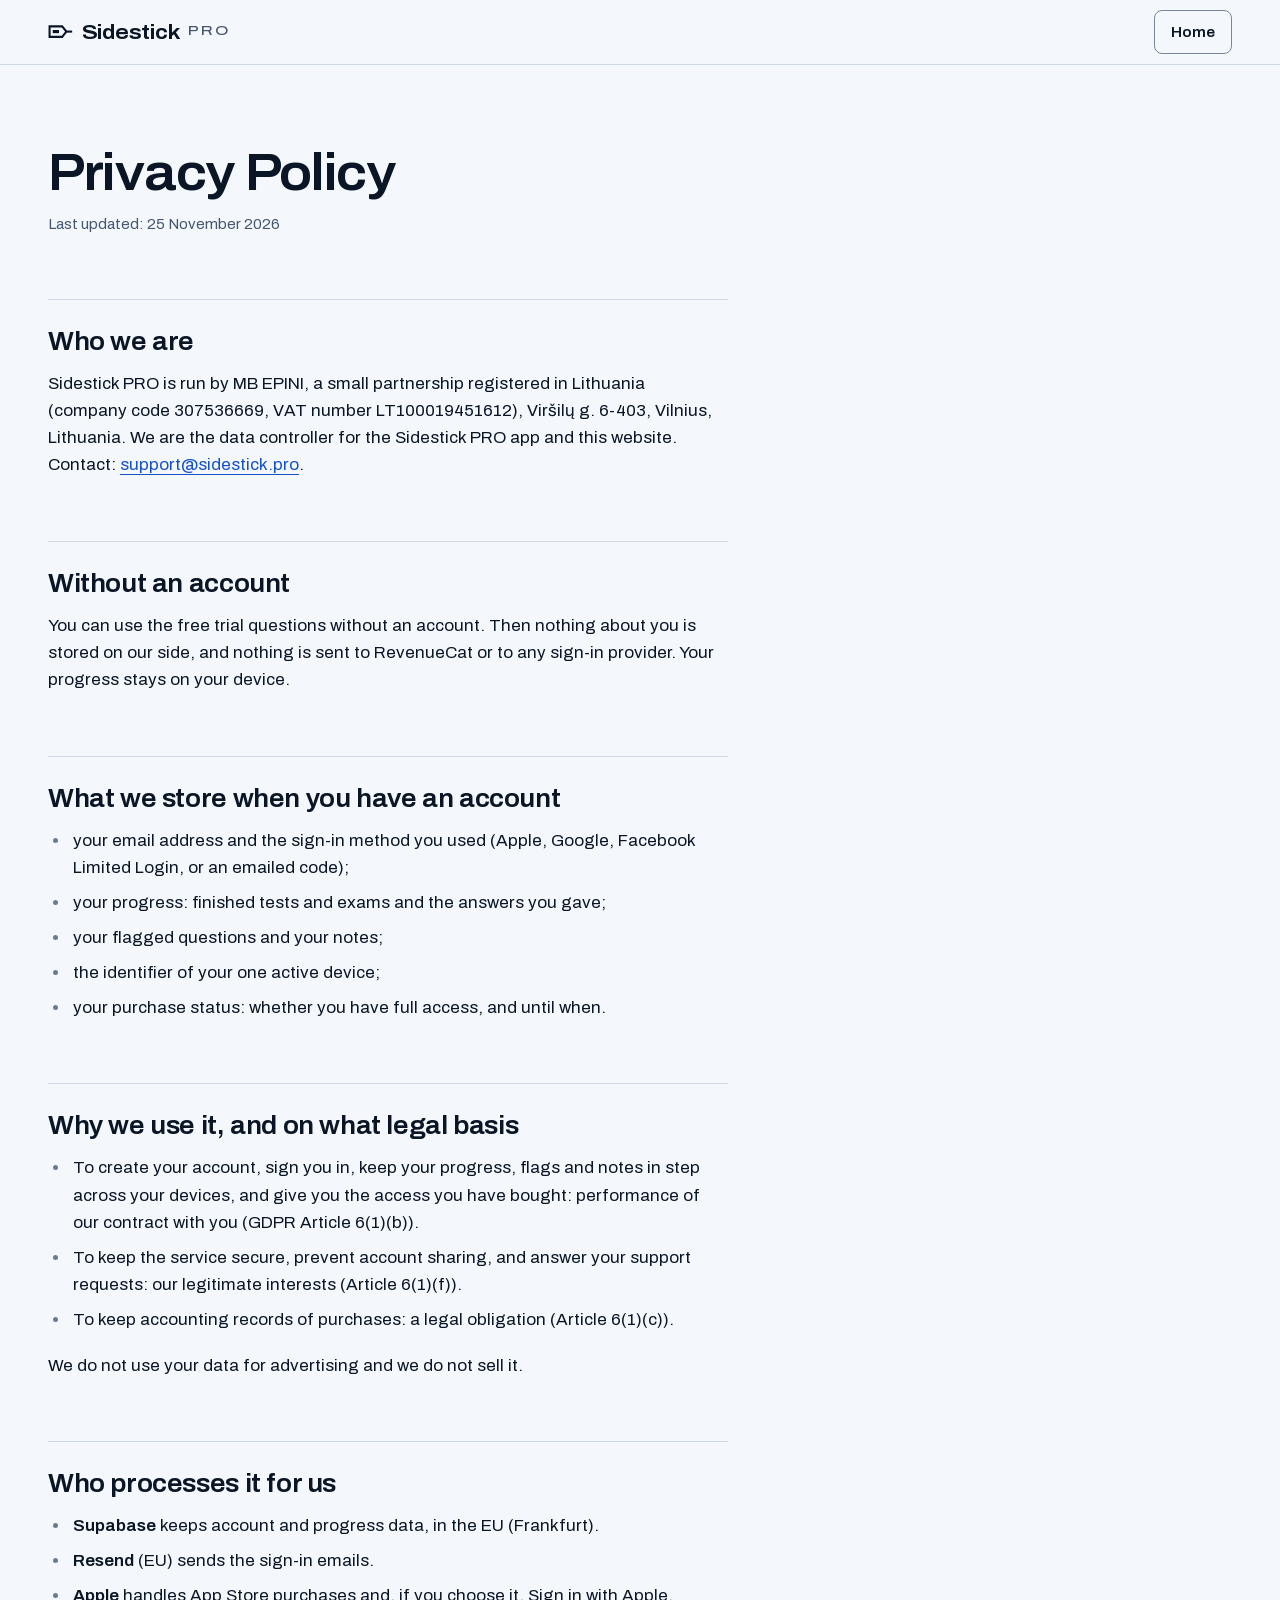
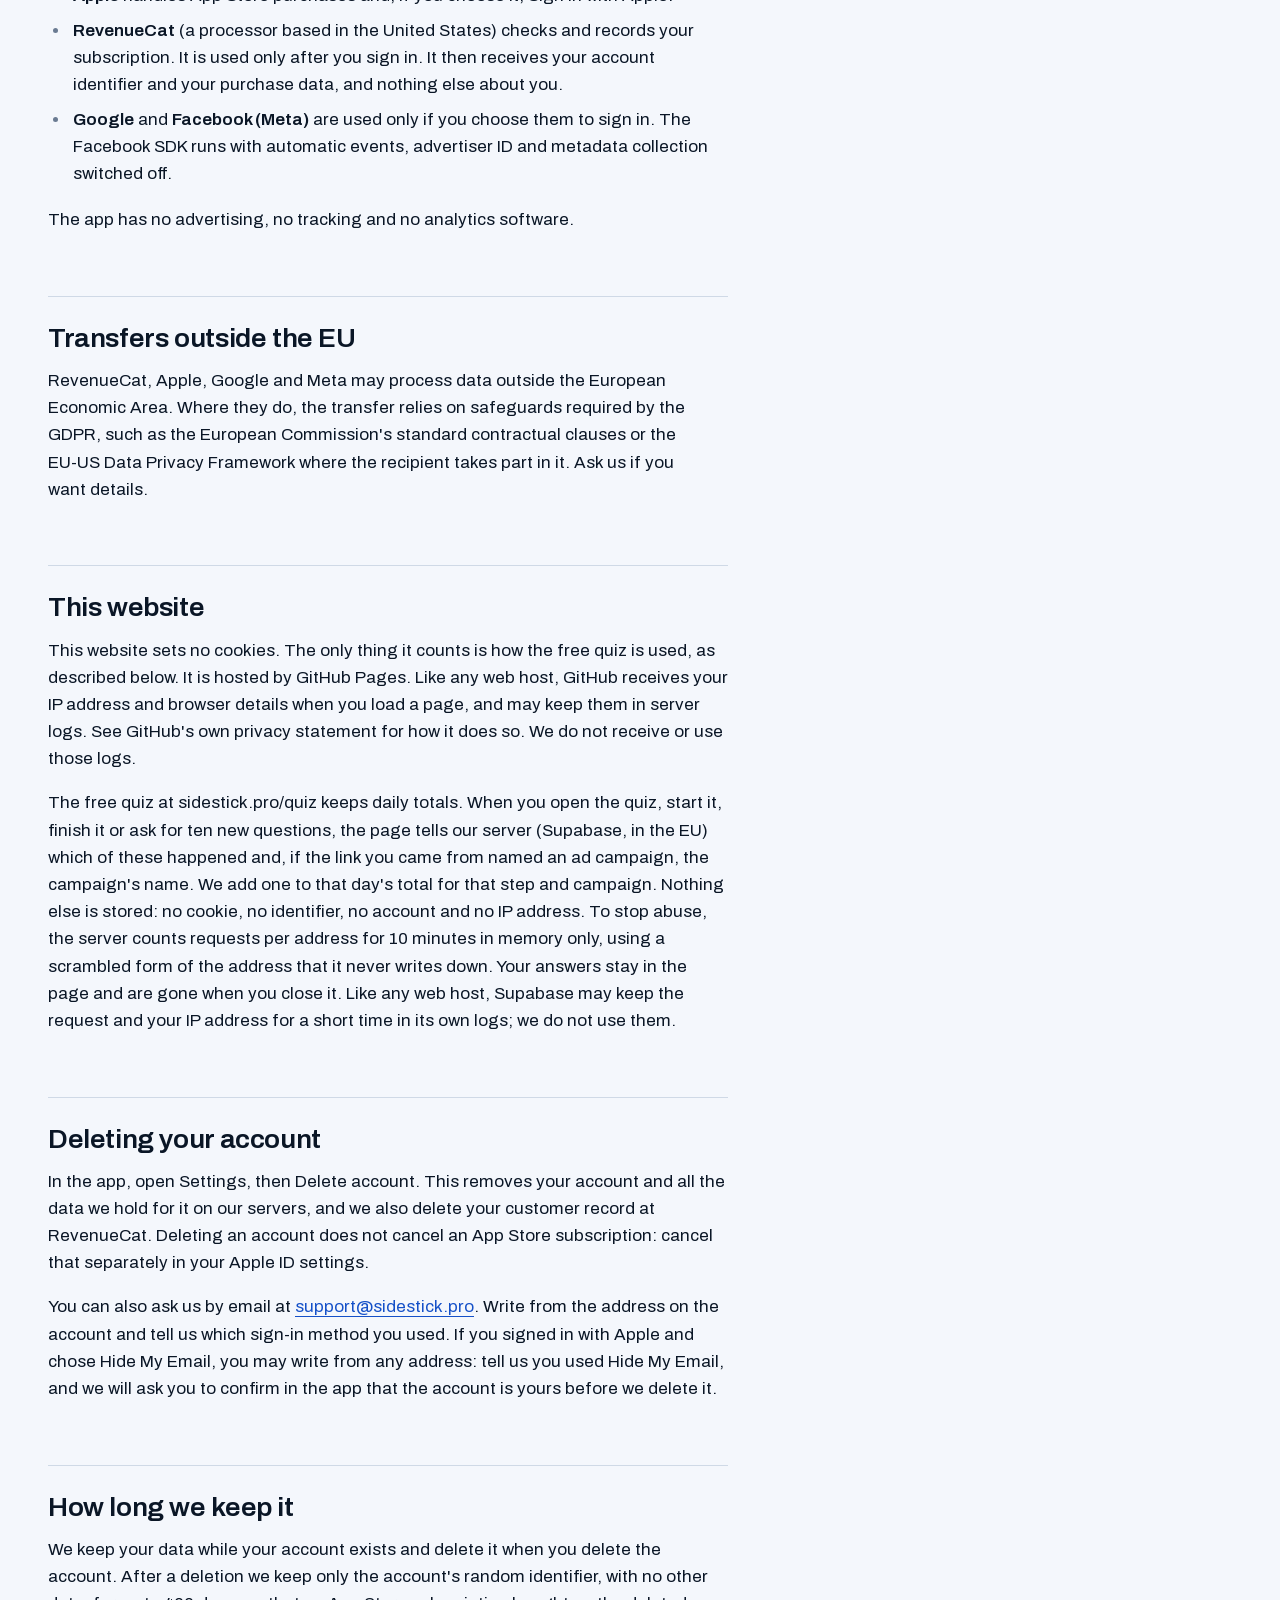
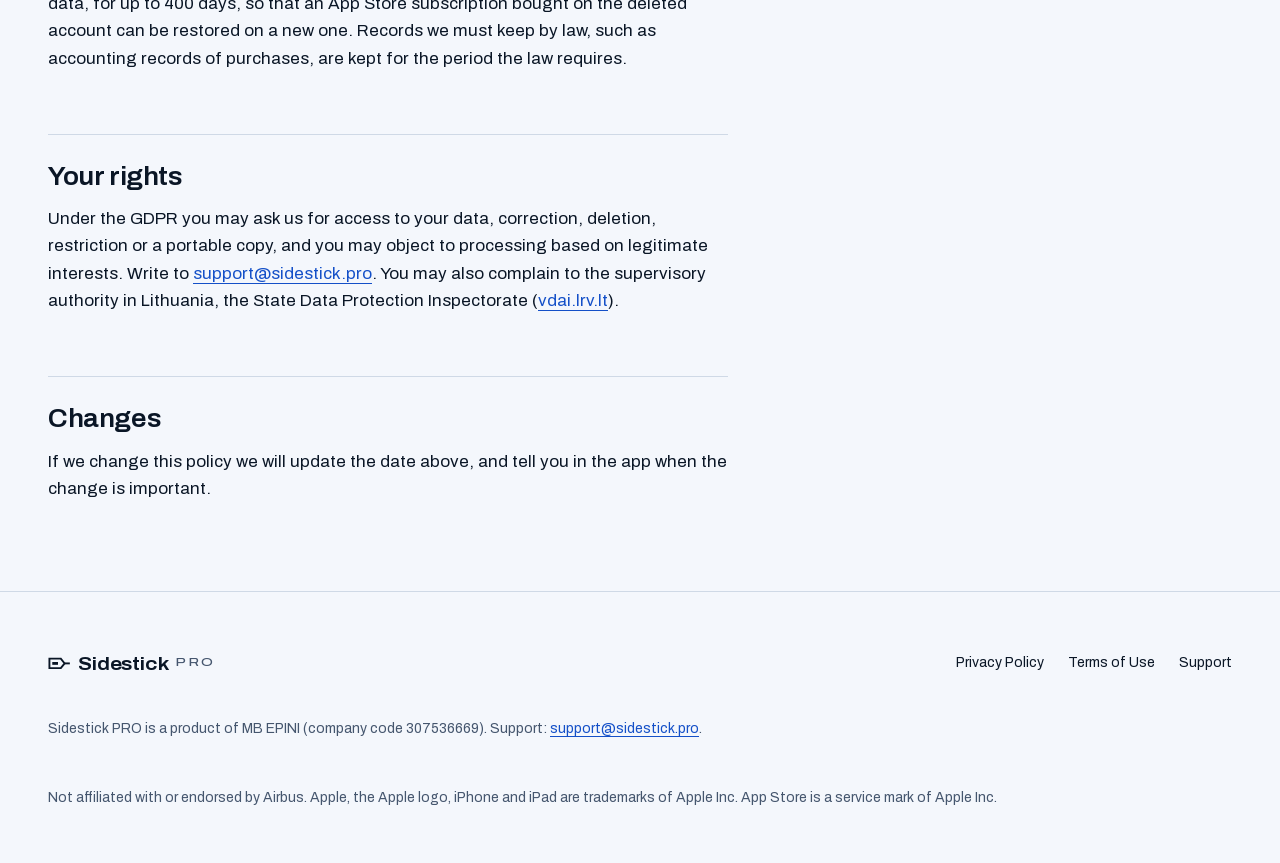
<file: privacy/index.html>
<!doctype html>
<html lang="en-GB">
<head>
<meta charset="utf-8">
<meta name="viewport" content="width=device-width, initial-scale=1, viewport-fit=cover">
<meta name="color-scheme" content="dark light">
<meta name="theme-color" content="#0F1B2D" media="(prefers-color-scheme: dark)">
<meta name="theme-color" content="#F4F7FC" media="(prefers-color-scheme: light)">
<title>Privacy Policy – Sidestick PRO</title>
<meta name="description" content="How Sidestick PRO handles your data: what is stored with an account, who processes it, and how to delete it.">
<meta property="og:type" content="website">
<meta property="og:site_name" content="Sidestick PRO">
<meta property="og:title" content="Privacy Policy – Sidestick PRO">
<meta property="og:description" content="How Sidestick PRO handles your data: what is stored with an account, who processes it, and how to delete it.">
<meta property="og:image" content="https://sidestick.pro/og.jpg">
<meta name="twitter:card" content="summary_large_image">
<link rel="icon" href="/assets/mark.svg" type="image/svg+xml">
<link rel="apple-touch-icon" href="/apple-touch-icon.png">
<link rel="preload" href="/assets/fonts/Archivo-latin.woff2" as="font" type="font/woff2" crossorigin>
<link rel="stylesheet" href="/assets/brand.css">
<link rel="stylesheet" href="/assets/legal.css">
</head>
<body>
<!-- Built by site-src/build.mjs; edit the text in site-src/legal/, not this file. -->
<a class="skip" href="#main">Skip to content</a>
<header class="lnav">
  <div class="wrap bar">
    <a class="wordmark" href="/" aria-label="Sidestick PRO, home"><svg class="mk" viewBox="0 0 48 48" aria-hidden="true"><g fill="none" stroke="currentColor" stroke-width="4"><path d="M3 14h24l8 10-8 10H3z"/><path d="M35 24h11"/></g><path fill="currentColor" d="M9 21h12v6H9z"/></svg><span class="word">Sidestick</span><span class="pro">PRO</span></a>
    <a class="home-link" href="/">Home</a>
  </div>
</header>
<main id="main" class="wrap doc" tabindex="-1">
<h1>Privacy Policy</h1>
<p class="meta">Last updated: 25 November 2026</p>
<h2>Who we are</h2>
<p>Sidestick PRO is run by MB EPINI, a small partnership registered in Lithuania (company code 307536669, VAT number LT100019451612), Viršilų g. 6-403, Vilnius, Lithuania. We are the data controller for the Sidestick PRO app and this website. Contact: <a href="mailto:support@sidestick.pro">support@sidestick.pro</a>.</p>
<h2>Without an account</h2>
<p>You can use the free trial questions without an account. Then nothing about you is stored on our side, and nothing is sent to RevenueCat or to any sign-in provider. Your progress stays on your device.</p>
<h2>What we store when you have an account</h2>
<ul>
<li>your email address and the sign-in method you used (Apple, Google, Facebook Limited Login, or an emailed code);</li>
<li>your progress: finished tests and exams and the answers you gave;</li>
<li>your flagged questions and your notes;</li>
<li>the identifier of your one active device;</li>
<li>your purchase status: whether you have full access, and until when.</li>
</ul>
<h2>Why we use it, and on what legal basis</h2>
<ul>
<li>To create your account, sign you in, keep your progress, flags and notes in step across your devices, and give you the access you have bought: performance of our contract with you (GDPR Article 6(1)(b)).</li>
<li>To keep the service secure, prevent account sharing, and answer your support requests: our legitimate interests (Article 6(1)(f)).</li>
<li>To keep accounting records of purchases: a legal obligation (Article 6(1)(c)).</li>
</ul>
<p>We do not use your data for advertising and we do not sell it.</p>
<h2>Who processes it for us</h2>
<ul>
<li><b>Supabase</b> keeps account and progress data, in the EU (Frankfurt).</li>
<li><b>Resend</b> (EU) sends the sign-in emails.</li>
<li><b>Apple</b> handles App Store purchases and, if you choose it, Sign in with Apple.</li>
<li><b>RevenueCat</b> (a processor based in the United States) checks and records your subscription. It is used only after you sign in. It then receives your account identifier and your purchase data, and nothing else about you.</li>
<li><b>Google</b> and <b>Facebook (Meta)</b> are used only if you choose them to sign in. The Facebook SDK runs with automatic events, advertiser ID and metadata collection switched off.</li>
</ul>
<p>The app has no advertising, no tracking and no analytics software.</p>
<h2>Transfers outside the EU</h2>
<p>RevenueCat, Apple, Google and Meta may process data outside the European Economic Area. Where they do, the transfer relies on safeguards required by the GDPR, such as the European Commission's standard contractual clauses or the EU-US Data Privacy Framework where the recipient takes part in it. Ask us if you want details.</p>
<h2>This website</h2>
<p>This website sets no cookies. The only thing it counts is how the free quiz is used, as described below. It is hosted by GitHub Pages. Like any web host, GitHub receives your IP address and browser details when you load a page, and may keep them in server logs. See GitHub's own privacy statement for how it does so. We do not receive or use those logs.</p>
<p>The free quiz at sidestick.pro/quiz keeps daily totals. When you open the quiz, start it, finish it or ask for ten new questions, the page tells our server (Supabase, in the EU) which of these happened and, if the link you came from named an ad campaign, the campaign's name. We add one to that day's total for that step and campaign. Nothing else is stored: no cookie, no identifier, no account and no IP address. To stop abuse, the server counts requests per address for 10 minutes in memory only, using a scrambled form of the address that it never writes down. Your answers stay in the page and are gone when you close it. Like any web host, Supabase may keep the request and your IP address for a short time in its own logs; we do not use them.</p>
<h2 id="delete">Deleting your account</h2>
<p>In the app, open Settings, then Delete account. This removes your account and all the data we hold for it on our servers, and we also delete your customer record at RevenueCat. Deleting an account does not cancel an App Store subscription: cancel that separately in your Apple ID settings.</p>
<p>You can also ask us by email at <a href="mailto:support@sidestick.pro">support@sidestick.pro</a>. Write from the address on the account and tell us which sign-in method you used. If you signed in with Apple and chose Hide My Email, you may write from any address: tell us you used Hide My Email, and we will ask you to confirm in the app that the account is yours before we delete it.</p>
<h2>How long we keep it</h2>
<p>We keep your data while your account exists and delete it when you delete the account. After a deletion we keep only the account's random identifier, with no other data, for up to 400 days, so that an App Store subscription bought on the deleted account can be restored on a new one. Records we must keep by law, such as accounting records of purchases, are kept for the period the law requires.</p>
<h2>Your rights</h2>
<p>Under the GDPR you may ask us for access to your data, correction, deletion, restriction or a portable copy, and you may object to processing based on legitimate interests. Write to <a href="mailto:support@sidestick.pro">support@sidestick.pro</a>. You may also complain to the supervisory authority in Lithuania, the State Data Protection Inspectorate (<a href="https://vdai.lrv.lt">vdai.lrv.lt</a>).</p>
<h2>Changes</h2>
<p>If we change this policy we will update the date above, and tell you in the app when the change is important.</p>
</main>

<footer>
  <div class="wrap">
    <div class="top">
      <a class="wordmark" href="/" aria-label="Sidestick PRO, back to top"><svg class="mk" viewBox="0 0 48 48" aria-hidden="true"><g fill="none" stroke="currentColor" stroke-width="4"><path d="M3 14h24l8 10-8 10H3z"/><path d="M35 24h11"/></g><path fill="currentColor" d="M9 21h12v6H9z"/></svg><span class="word">Sidestick</span><span class="pro">PRO</span></a>
      <nav aria-label="Footer">
        <a href="/privacy/">Privacy Policy</a>
        <a href="/terms/">Terms of Use</a>
        <a href="/support/">Support</a>
      </nav>
    </div>
    <p>Sidestick PRO is a product of MB EPINI (company code 307536669). Support: <a href="mailto:support@sidestick.pro">support@sidestick.pro</a>.</p>
    <p>Not affiliated with or endorsed by Airbus. Apple, the Apple logo, iPhone and iPad are trademarks of Apple Inc. App Store is a service mark of Apple Inc.</p>
  </div>
</footer>
</body>
</html>
</file>
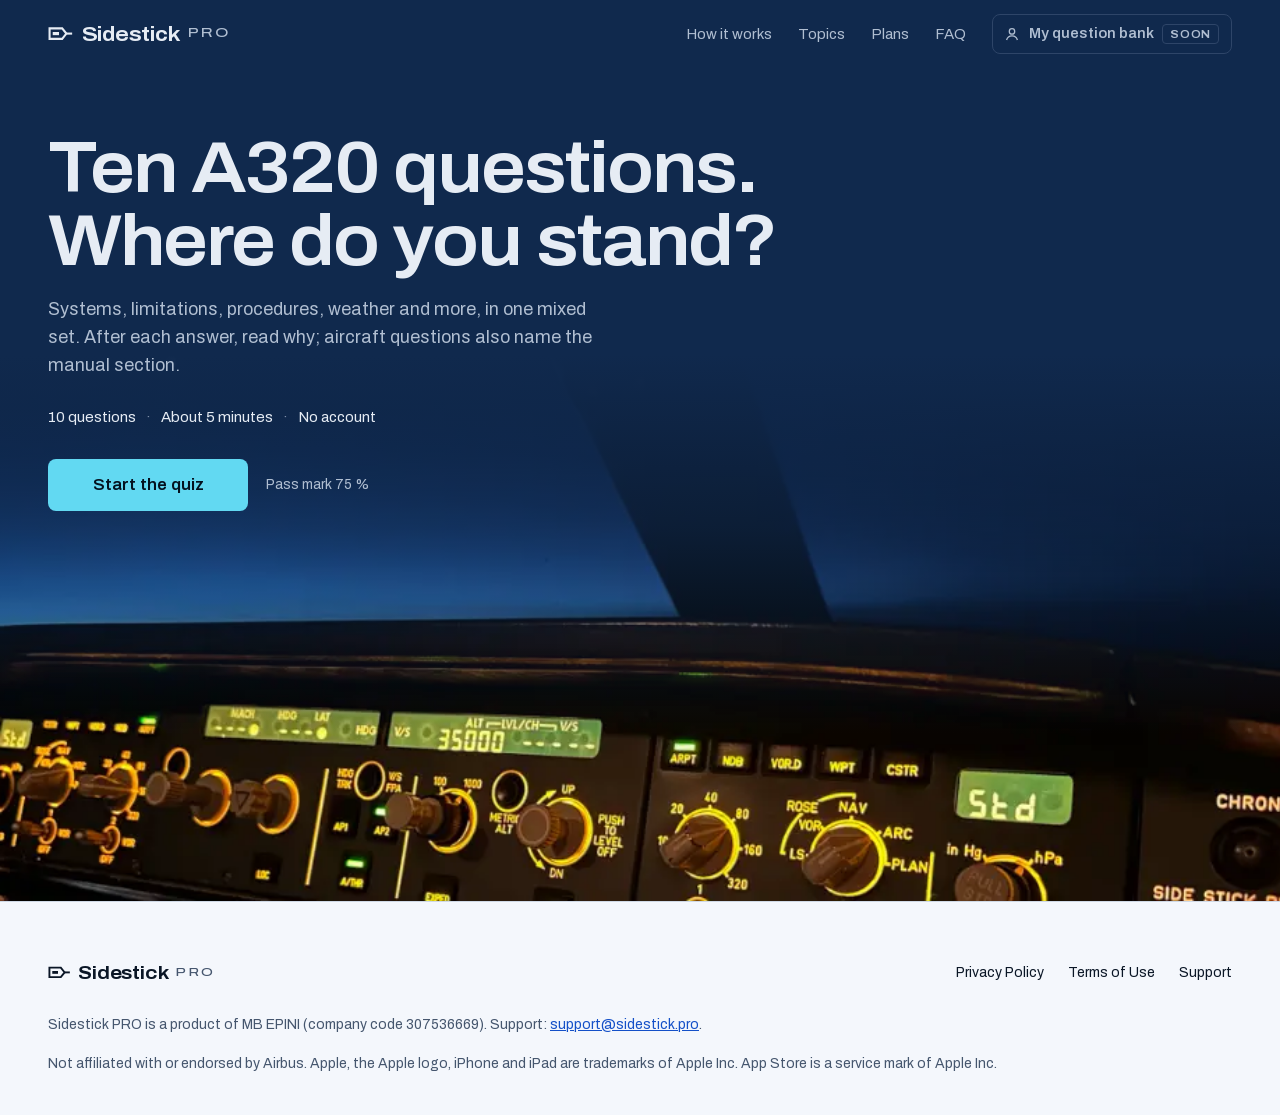
<file: quiz/index.html>
<!doctype html>
<html lang="en-GB">
  <head>
    <meta charset="utf-8" />
    <meta http-equiv="Content-Security-Policy" content="default-src 'self'; script-src 'self'; style-src 'self' 'unsafe-inline'; img-src 'self' data: blob:; font-src 'self'; connect-src 'self' https://frpgwgeytmksoqvjuntb.supabase.co; object-src 'none'; base-uri 'self'; form-action 'self'" />
    <meta name="viewport" content="width=device-width, initial-scale=1, viewport-fit=cover" />
    <meta name="referrer" content="strict-origin-when-cross-origin" />
    <meta name="color-scheme" content="dark light" />
    <meta name="theme-color" content="#030d25" />
    <title>Free A320 quiz – Sidestick PRO</title>
    <meta name="description" content="Ten A320 questions from every part of the question bank. Every answer says why. Free, no account, about five minutes." />
    <link rel="canonical" href="https://sidestick.pro/quiz/" />
    <meta property="og:type" content="website" />
    <meta property="og:site_name" content="Sidestick PRO" />
    <meta property="og:url" content="https://sidestick.pro/quiz/" />
    <meta property="og:title" content="Free A320 quiz – Sidestick PRO" />
    <meta property="og:description" content="Ten A320 questions. Every answer says why. Free, no account." />
    <meta property="og:image" content="https://sidestick.pro/og.jpg" />
    <meta property="og:image:width" content="1200" />
    <meta property="og:image:height" content="630" />
    <meta property="og:image:alt" content="Sidestick PRO: A320 question bank and exams, over a cockpit glareshield at dusk" />
    <meta name="twitter:card" content="summary_large_image" />
    <link rel="icon" href="/assets/mark.svg" type="image/svg+xml" />
    <link rel="apple-touch-icon" href="/apple-touch-icon.png" />
    <link rel="preload" href="/assets/fonts/Archivo-latin.woff2" as="font" type="font/woff2" crossorigin />
    <link rel="stylesheet" href="/assets/brand.css" />
    <style>:root { --nav-h: 68px; }
:root { --gutter: max(clamp(16px, 4vw, 48px), env(safe-area-inset-left, 0px), env(safe-area-inset-right, 0px)); }
.wrap { width: min(1240px, 100% - 2 * var(--gutter)); margin-inline: auto; }
.skip { position: absolute; left: 16px; top: -60px; z-index: 60; padding: 10px 14px; background: var(--action); color: var(--on-action); border-radius: var(--r-2); }
.skip:focus { top: 12px; }
/* buttons: one pair. Primary is filled (cyan at night as the approved site, true blue in light), quiet is outlined. */
.btn { display: inline-flex; align-items: center; justify-content: center; gap: 10px; min-height: 48px; padding: 0 22px; border-radius: var(--r-2); font: 600 16px/1 var(--sans); font-stretch: 104%; text-decoration: none; border: 1px solid transparent; cursor: pointer; white-space: nowrap; transition: transform .16s var(--ease-out), background-color .18s, border-color .18s, color .18s; }
.btn:active { transform: translateY(1px) scale(.97); }
.btn-primary { background: var(--action); color: var(--on-action); }
.btn-quiet { background: transparent; color: var(--ink); border-color: var(--edge); }
@media (hover: hover) and (pointer: fine) {
  .btn:hover { transform: translateY(-1px); }
  .btn-primary:hover { background: color-mix(in srgb, var(--action) 84%, var(--ink)); }
  .btn-quiet:hover { border-color: var(--ink-2); }
}
.btn svg { width: 18px; height: 18px; flex: none; }
.store { display: inline-block; border-radius: var(--r-2); transition: transform .16s var(--ease-out); }
.store img { height: 52px; width: auto; }
.store:active { transform: translateY(1px) scale(.97); }
.cta-note { color: var(--ink-2); font-size: 15px; }
.cta-note b { color: var(--ink); font-weight: 600; }

/* ---------- header: the one block for the nav at every width ----------
   It carries the hero's night values while it sits over the hero, then the page theme.
   Phones (up to 900 px): the main nav folds into the menu and takes no gap, so the wordmark, "Try a question"
   (spec 8a: at every width) and the menu button keep 12 px between them and stay inside the wrap down to 320 px. */
.nav { position: fixed; inset: 0 0 auto; z-index: 30; transition: background-color .3s, border-color .3s; border-bottom: 1px solid transparent; color: var(--ink); }
/* over the light reveal the header takes the light values (home.js sets data-theme on it) */
.nav[data-theme="light"] { color: var(--ink); }
.nav.solid, .nav.open { background: color-mix(in srgb, var(--ground) 86%, transparent); -webkit-backdrop-filter: blur(14px) saturate(1.2); backdrop-filter: blur(14px) saturate(1.2); border-color: var(--line); }
.nav .bar { display: flex; align-items: center; justify-content: space-between; height: var(--nav-h); gap: 16px; }
.nav .wordmark { font-size: 21px; }
.nav ul { display: flex; align-items: center; gap: 26px; list-style: none; margin: 0; padding: 0; }
.nav ul a { position: relative; color: var(--ink-2); text-decoration: none; white-space: nowrap; font-size: 15px; padding: 12px 0; transition: color .2s; }
.nav ul a::after { content: ""; position: absolute; left: 0; right: 0; bottom: 6px; height: 1px; background: var(--ink); transform: scaleX(0); transform-origin: 0 50%; transition: transform .25s var(--ease-out); }
@media (hover: hover) and (pointer: fine) { .nav ul a:hover { color: var(--ink); } .nav ul a:hover::after { transform: scaleX(1); } }
.nav .end { display: flex; gap: 14px; align-items: center; }
.nav .btn { min-height: 44px; padding: 0 16px; font-size: 15px; }
.nav .try-btn { display: inline-flex; }
/* "My question bank" (owner, 2026-11-19): a tab with a person glyph; "Soon" and not a link until the web version opens.
   It lives in the menu list, so the phone menu carries it as its own row with one line under it. */
.nav ul .qb-li { display: flex; align-items: center; }
.qb { display: inline-flex; align-items: center; gap: 8px; height: 40px; padding: 0 12px 0 10px; border-radius: var(--r-2); border: 1px solid var(--line); color: var(--ink-2); font-size: 15px; font-weight: 560; text-decoration: none; white-space: nowrap; }
.qb svg { width: 18px; height: 18px; flex: none; }
.qb[aria-disabled="true"] { cursor: default; }
.nav ul a.qb { color: var(--ink); border-color: var(--edge); padding: 0 12px 0 10px; transition: border-color .18s, transform .16s var(--ease-out); }
.nav ul a.qb::after { display: none; }
a.qb:active { transform: scale(.97); }
@media (hover: hover) and (pointer: fine) { .nav ul a.qb:hover { border-color: var(--ink-2); } }
.nav .soon { display: inline-flex; align-items: center; height: 20px; padding: 0 7px; border-radius: var(--r-1); border: 1px solid var(--line); font: 600 11px/1 var(--sans); letter-spacing: .06em; text-transform: uppercase; color: var(--ink-2); font-stretch: 110%; }
.menu-note { display: none; }
.menu-btn { display: none; width: 44px; padding: 0 !important; }
.menu-btn .i-close, .nav.open .menu-btn .i-open { display: none; }
.nav.open .menu-btn .i-close { display: block; }
@media (max-width: 1060px) { /* the main links and the tab need about 1 000 px; below that they fold into the menu */
  .nav .bar { gap: 0; }
  .nav .wordmark { margin-right: 12px; }
  .nav .end { margin-left: auto; gap: 12px; }
  .nav ul { display: none; }
  .menu-btn { display: inline-flex; }
  .nav.open ul { display: grid; position: absolute; left: 0; right: 0; top: var(--nav-h); gap: 0; padding: 8px var(--gutter) 20px; background: var(--ground); border-bottom: 1px solid var(--line); }
  .nav.open ul a { display: block; font-size: 19px; color: var(--ink); padding: 14px 0; border-top: 1px solid var(--line); }
  .nav.open ul .qb-li { display: block; padding-top: 16px; border-top: 1px solid var(--line); }
  .nav.open ul .qb { display: flex; width: 100%; height: 52px; font-size: 17px; border-top-width: 1px; }
  .nav.open ul a.qb { padding: 0 14px 0 12px; }
  .nav.open ul .qb .soon { margin-left: auto; }
  .nav.open .menu-note { display: block; color: var(--ink-2); font-size: 14px; padding-top: 10px; }
}
@media (max-width: 520px) { .nav .wordmark { font-size: 16px; } .nav .btn { padding: 0 10px; } }
@media (max-width: 420px) { .nav .btn { font-size: 14px; } }
@media (max-width: 359px) { .nav .wordmark .pro { display: none; } }
@media (max-width: 319px) { .nav .try-btn { display: none; } }
html:not(.js) .nav { position: absolute; }
html:not(.js) .menu-btn { display: none; } /* without script the menu cannot open: no dead control; the page itself is the way down */
.menu-get { display: none; }
@media (max-width: 1060px) { .nav.open ul .menu-get { display: block; padding: 12px 0 8px; } .nav.open ul .menu-get .btn { display: flex; width: 100%; padding: 0 16px; color: var(--primary-ink, #fff); } }
/* ---------- footer ---------- */
footer { border-top: 1px solid var(--line); padding: 48px 0 40px; color: var(--ink-2); font-size: 14px; }
footer .wrap { display: grid; gap: 18px; }
footer .top { display: flex; justify-content: space-between; align-items: center; gap: 24px; flex-wrap: wrap; }
footer .wordmark { font-size: 19px; }
footer nav { display: flex; gap: 8px 24px; flex-wrap: wrap; }
footer nav a { color: var(--ink); text-decoration: none; padding: 12px 0; }
@media (hover: hover) and (pointer: fine) { footer nav a:hover { text-decoration: underline; } }
footer p { max-width: 70em; }
.soon-line { margin: 0; display: inline-flex; align-items: center; gap: 8px; min-height: 44px; color: var(--ink-2); font-size: 15px; line-height: 1.3; }
.soon-line svg { width: 16px; height: 16px; flex: none; }</style>
    <script type="module" crossorigin src="/quiz/assets/index-BnMYaSCx.js"></script>
    <link rel="stylesheet" crossorigin href="/quiz/assets/index-DvLEQd_J.css">
  </head>
  <body>
    <a class="skip" href="#main">Skip to content</a>
    <header class="nav navy" id="nav">
  <div class="wrap bar">
    <a class="wordmark" href="/#top" aria-label="Sidestick PRO, home"><svg class="mk" viewBox="0 0 48 48" aria-hidden="true"><g fill="none" stroke="currentColor" stroke-width="4"><path d="M3 14h24l8 10-8 10H3z"/><path d="M35 24h11"/></g><path fill="currentColor" d="M9 21h12v6H9z"/></svg><span class="word">Sidestick</span><span class="pro">PRO</span></a>
    <nav aria-label="Main"><ul id="menu">
      <li><a href="/#how">How it works</a></li>
      
      <li><a href="/#topics">Topics</a></li>
      <li><a href="/#plans">Plans</a></li>
      <li><a href="/#faq">FAQ</a></li>
      <li class="qb-li"><span class="qb" aria-disabled="true"><svg viewBox="0 0 24 24" fill="none" stroke="currentColor" stroke-width="1.7" aria-hidden="true"><circle cx="12" cy="8.5" r="3.6"/><path d="M4.8 20c.9-3.6 3.7-5.6 7.2-5.6s6.3 2 7.2 5.6"/></svg>My question bank <span class="soon">Soon</span></span></li>
      <li class="menu-note">Coming soon to iPhone, iPad and your browser.</li>
    </ul></nav>
    <div class="end">
      <a class="btn btn-quiet try-btn" href="/#try">Try a question</a>
      
      <button class="btn btn-quiet menu-btn" type="button" aria-expanded="false" aria-controls="menu" aria-label="Menu"><svg viewBox="0 0 24 24" fill="none" stroke="currentColor" stroke-width="2" aria-hidden="true"><path class="i-open" d="M4 6.5h16M4 12h16M4 17.5h16"/><path class="i-close" d="M6 6l12 12M18 6 6 18"/></svg></button>
    </div>
  </div>
</header>
    <div id="quiz"></div>
    <footer>
  <div class="wrap">
    <div class="top">
      <a class="wordmark" href="/" aria-label="Sidestick PRO, back to top"><svg class="mk" viewBox="0 0 48 48" aria-hidden="true"><g fill="none" stroke="currentColor" stroke-width="4"><path d="M3 14h24l8 10-8 10H3z"/><path d="M35 24h11"/></g><path fill="currentColor" d="M9 21h12v6H9z"/></svg><span class="word">Sidestick</span><span class="pro">PRO</span></a>
      <nav aria-label="Footer">
        <a href="/privacy/">Privacy Policy</a>
        <a href="/terms/">Terms of Use</a>
        <a href="/support/">Support</a>
      </nav>
    </div>
    <p>Sidestick PRO is a product of MB EPINI (company code 307536669). Support: <a href="mailto:support@sidestick.pro">support@sidestick.pro</a>.</p>
    <p>Not affiliated with or endorsed by Airbus. Apple, the Apple logo, iPhone and iPad are trademarks of Apple Inc. App Store is a service mark of Apple Inc.</p>
  </div>
</footer>
  </body>
</html>
</file>
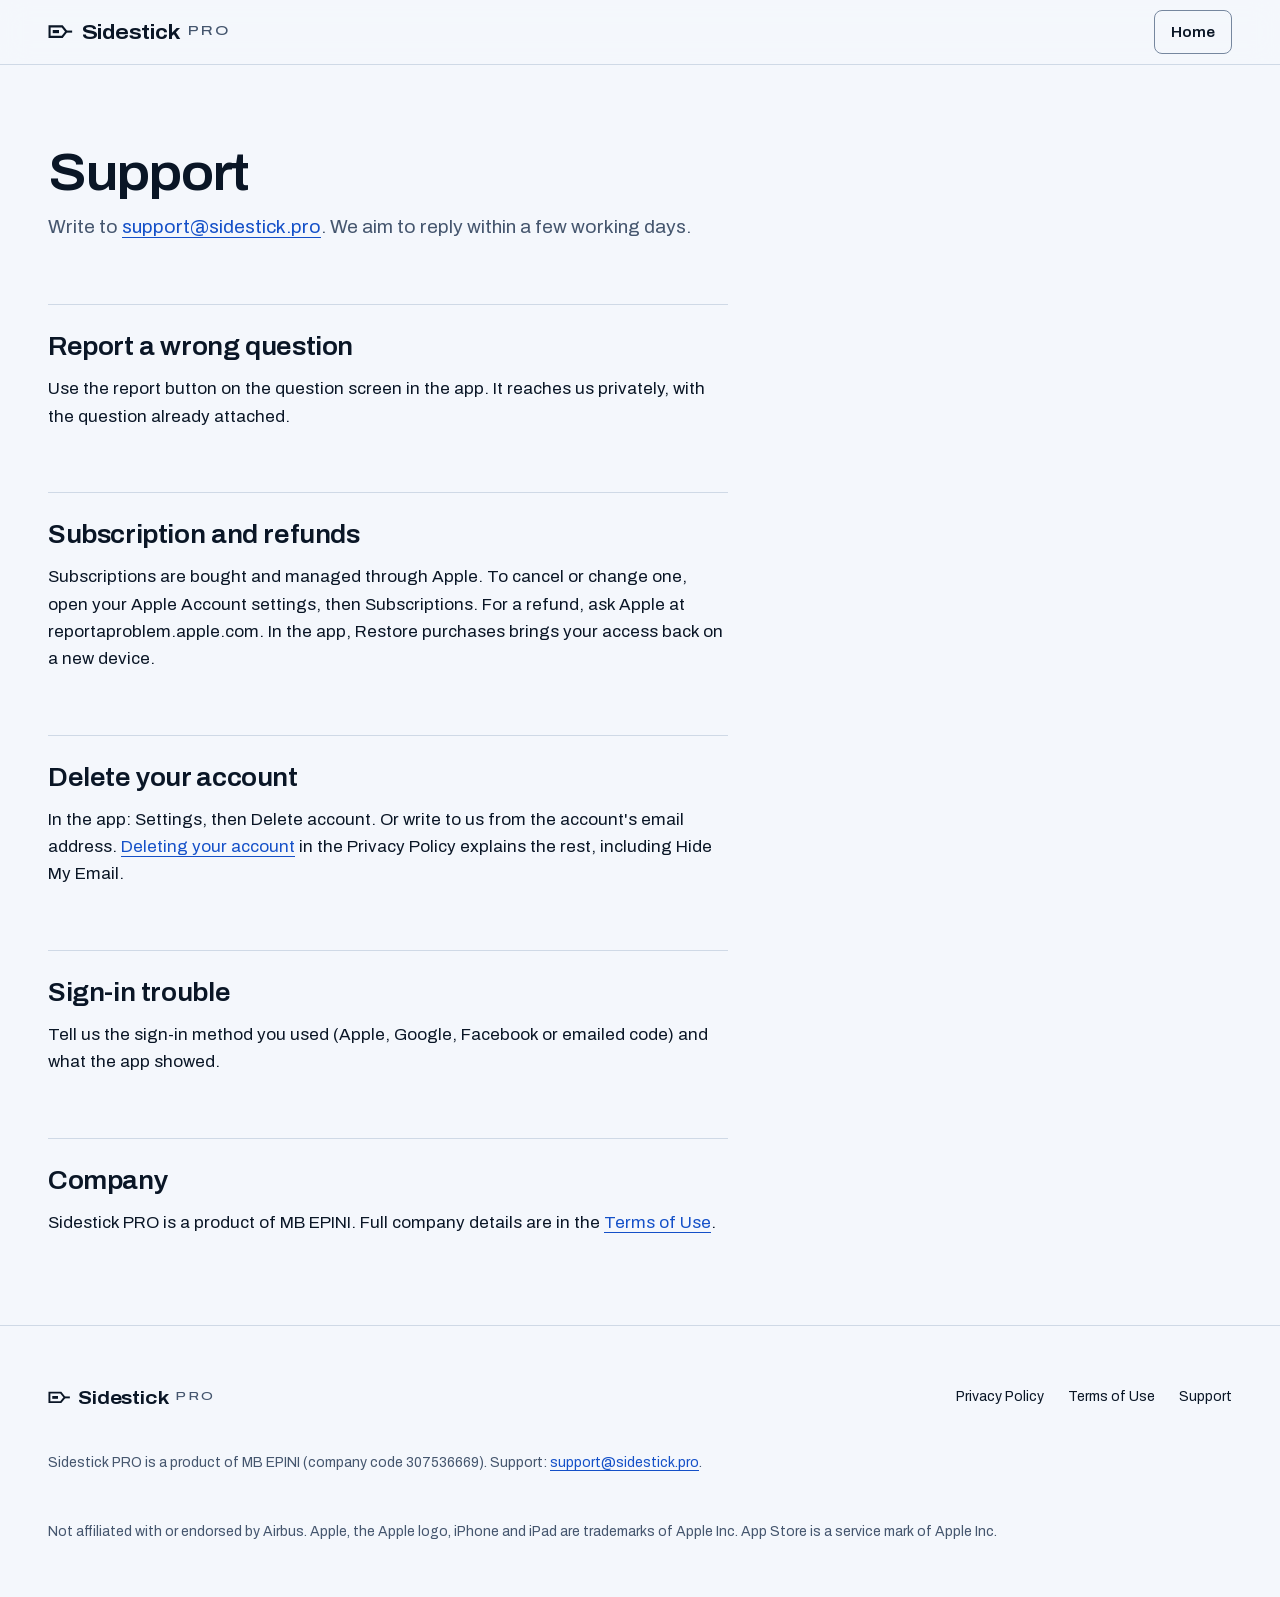
<file: support/index.html>
<!doctype html>
<html lang="en-GB">
<head>
<meta charset="utf-8">
<meta name="viewport" content="width=device-width, initial-scale=1, viewport-fit=cover">
<meta name="color-scheme" content="dark light">
<meta name="theme-color" content="#0F1B2D" media="(prefers-color-scheme: dark)">
<meta name="theme-color" content="#F4F7FC" media="(prefers-color-scheme: light)">
<title>Support – Sidestick PRO</title>
<meta name="description" content="Help with Sidestick PRO: report a wrong question, subscriptions and refunds, deleting your account.">
<meta property="og:type" content="website">
<meta property="og:site_name" content="Sidestick PRO">
<meta property="og:title" content="Support – Sidestick PRO">
<meta property="og:description" content="Help with Sidestick PRO: report a wrong question, subscriptions and refunds, deleting your account.">
<meta property="og:image" content="https://sidestick.pro/og.jpg">
<meta name="twitter:card" content="summary_large_image">
<link rel="icon" href="/assets/mark.svg" type="image/svg+xml">
<link rel="apple-touch-icon" href="/apple-touch-icon.png">
<link rel="preload" href="/assets/fonts/Archivo-latin.woff2" as="font" type="font/woff2" crossorigin>
<link rel="stylesheet" href="/assets/brand.css">
<link rel="stylesheet" href="/assets/legal.css">
</head>
<body>
<!-- Built by site-src/build.mjs; edit the text in site-src/legal/, not this file. -->
<a class="skip" href="#main">Skip to content</a>
<header class="lnav">
  <div class="wrap bar">
    <a class="wordmark" href="/" aria-label="Sidestick PRO, home"><svg class="mk" viewBox="0 0 48 48" aria-hidden="true"><g fill="none" stroke="currentColor" stroke-width="4"><path d="M3 14h24l8 10-8 10H3z"/><path d="M35 24h11"/></g><path fill="currentColor" d="M9 21h12v6H9z"/></svg><span class="word">Sidestick</span><span class="pro">PRO</span></a>
    <a class="home-link" href="/">Home</a>
  </div>
</header>
<main id="main" class="wrap doc" tabindex="-1">
<h1>Support</h1>
<p class="lead2">Write to <a href="mailto:support@sidestick.pro">support@sidestick.pro</a>. We aim to reply within a few working days.</p>
<h2>Report a wrong question</h2>
<p>Use the report button on the question screen in the app. It reaches us privately, with the question already attached.</p>
<h2>Subscription and refunds</h2>
<p>Subscriptions are bought and managed through Apple. To cancel or change one, open your Apple Account settings, then Subscriptions. For a refund, ask Apple at reportaproblem.apple.com. In the app, Restore purchases brings your access back on a new device.</p>
<h2>Delete your account</h2>
<p>In the app: Settings, then Delete account. Or write to us from the account's email address. <a href="../privacy/#delete">Deleting your account</a> in the Privacy Policy explains the rest, including Hide My Email.</p>
<h2>Sign-in trouble</h2>
<p>Tell us the sign-in method you used (Apple, Google, Facebook or emailed code) and what the app showed.</p>
<h2>Company</h2>
<p>Sidestick PRO is a product of MB EPINI. Full company details are in the <a href="../terms/">Terms of Use</a>.</p>
</main>

<footer>
  <div class="wrap">
    <div class="top">
      <a class="wordmark" href="/" aria-label="Sidestick PRO, back to top"><svg class="mk" viewBox="0 0 48 48" aria-hidden="true"><g fill="none" stroke="currentColor" stroke-width="4"><path d="M3 14h24l8 10-8 10H3z"/><path d="M35 24h11"/></g><path fill="currentColor" d="M9 21h12v6H9z"/></svg><span class="word">Sidestick</span><span class="pro">PRO</span></a>
      <nav aria-label="Footer">
        <a href="/privacy/">Privacy Policy</a>
        <a href="/terms/">Terms of Use</a>
        <a href="/support/">Support</a>
      </nav>
    </div>
    <p>Sidestick PRO is a product of MB EPINI (company code 307536669). Support: <a href="mailto:support@sidestick.pro">support@sidestick.pro</a>.</p>
    <p>Not affiliated with or endorsed by Airbus. Apple, the Apple logo, iPhone and iPad are trademarks of Apple Inc. App Store is a service mark of Apple Inc.</p>
  </div>
</footer>
</body>
</html>
</file>
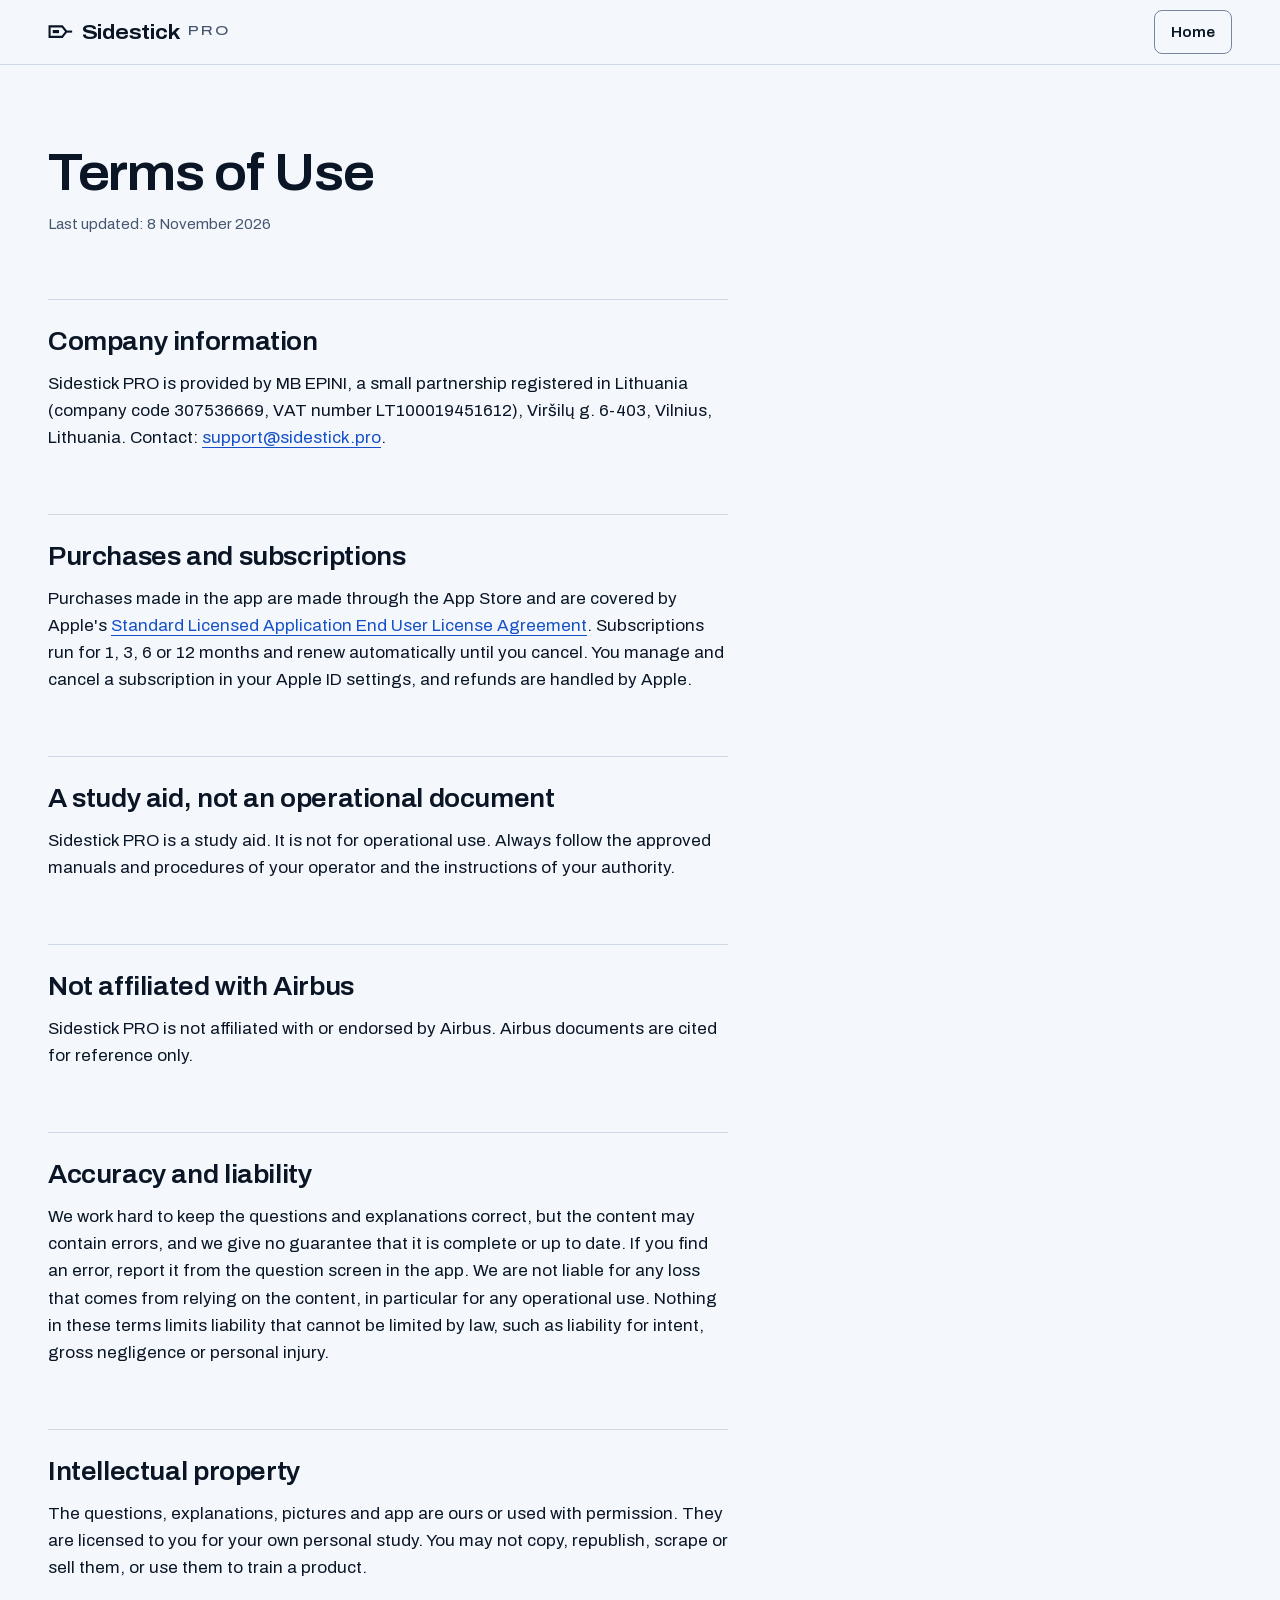
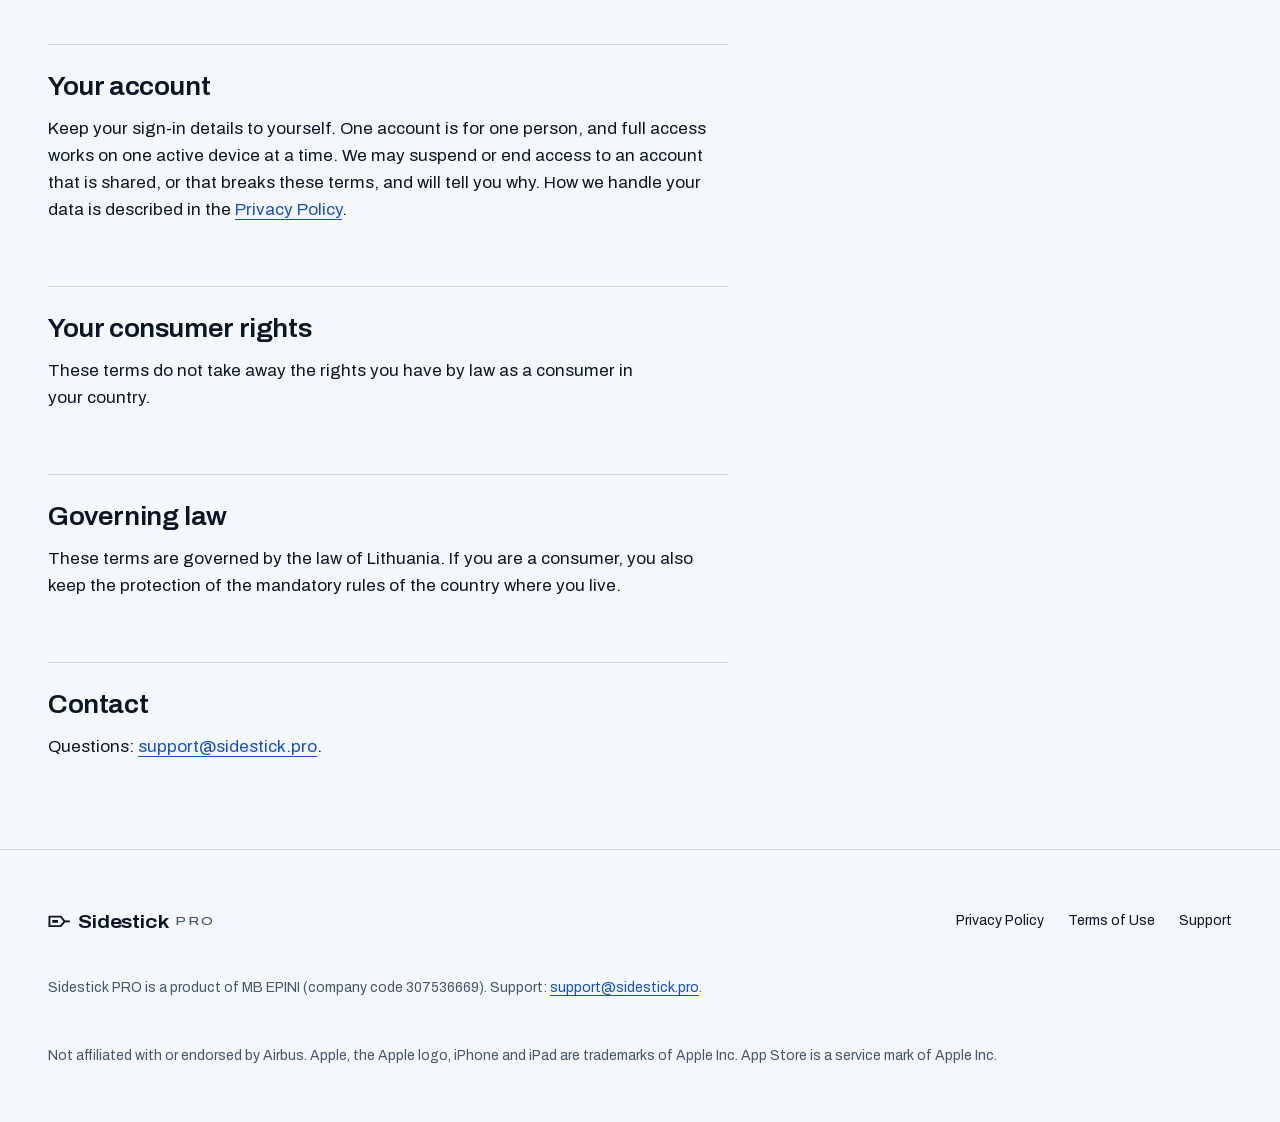
<file: terms/index.html>
<!doctype html>
<html lang="en-GB">
<head>
<meta charset="utf-8">
<meta name="viewport" content="width=device-width, initial-scale=1, viewport-fit=cover">
<meta name="color-scheme" content="dark light">
<meta name="theme-color" content="#0F1B2D" media="(prefers-color-scheme: dark)">
<meta name="theme-color" content="#F4F7FC" media="(prefers-color-scheme: light)">
<title>Terms of Use – Sidestick PRO</title>
<meta name="description" content="The terms of use for Sidestick PRO, the A320 question bank and exams app.">
<meta property="og:type" content="website">
<meta property="og:site_name" content="Sidestick PRO">
<meta property="og:title" content="Terms of Use – Sidestick PRO">
<meta property="og:description" content="The terms of use for Sidestick PRO, the A320 question bank and exams app.">
<meta property="og:image" content="https://sidestick.pro/og.jpg">
<meta name="twitter:card" content="summary_large_image">
<link rel="icon" href="/assets/mark.svg" type="image/svg+xml">
<link rel="apple-touch-icon" href="/apple-touch-icon.png">
<link rel="preload" href="/assets/fonts/Archivo-latin.woff2" as="font" type="font/woff2" crossorigin>
<link rel="stylesheet" href="/assets/brand.css">
<link rel="stylesheet" href="/assets/legal.css">
</head>
<body>
<!-- Built by site-src/build.mjs; edit the text in site-src/legal/, not this file. -->
<a class="skip" href="#main">Skip to content</a>
<header class="lnav">
  <div class="wrap bar">
    <a class="wordmark" href="/" aria-label="Sidestick PRO, home"><svg class="mk" viewBox="0 0 48 48" aria-hidden="true"><g fill="none" stroke="currentColor" stroke-width="4"><path d="M3 14h24l8 10-8 10H3z"/><path d="M35 24h11"/></g><path fill="currentColor" d="M9 21h12v6H9z"/></svg><span class="word">Sidestick</span><span class="pro">PRO</span></a>
    <a class="home-link" href="/">Home</a>
  </div>
</header>
<main id="main" class="wrap doc" tabindex="-1">
<h1>Terms of Use</h1>
<p class="meta">Last updated: 8 November 2026</p>
<h2>Company information</h2>
<p>Sidestick PRO is provided by MB EPINI, a small partnership registered in Lithuania (company code 307536669, VAT number LT100019451612), Viršilų g. 6-403, Vilnius, Lithuania. Contact: <a href="mailto:support@sidestick.pro">support@sidestick.pro</a>.</p>
<h2>Purchases and subscriptions</h2>
<p>Purchases made in the app are made through the App Store and are covered by Apple's <a href="https://www.apple.com/legal/internet-services/itunes/dev/stdeula/">Standard Licensed Application End User License Agreement</a>. Subscriptions run for 1, 3, 6 or 12 months and renew automatically until you cancel. You manage and cancel a subscription in your Apple ID settings, and refunds are handled by Apple.</p>
<h2>A study aid, not an operational document</h2>
<p>Sidestick PRO is a study aid. It is not for operational use. Always follow the approved manuals and procedures of your operator and the instructions of your authority.</p>
<h2>Not affiliated with Airbus</h2>
<p>Sidestick PRO is not affiliated with or endorsed by Airbus. Airbus documents are cited for reference only.</p>
<h2>Accuracy and liability</h2>
<p>We work hard to keep the questions and explanations correct, but the content may contain errors, and we give no guarantee that it is complete or up to date. If you find an error, report it from the question screen in the app. We are not liable for any loss that comes from relying on the content, in particular for any operational use. Nothing in these terms limits liability that cannot be limited by law, such as liability for intent, gross negligence or personal injury.</p>
<h2>Intellectual property</h2>
<p>The questions, explanations, pictures and app are ours or used with permission. They are licensed to you for your own personal study. You may not copy, republish, scrape or sell them, or use them to train a product.</p>
<h2>Your account</h2>
<p>Keep your sign-in details to yourself. One account is for one person, and full access works on one active device at a time. We may suspend or end access to an account that is shared, or that breaks these terms, and will tell you why. How we handle your data is described in the <a href="../privacy/">Privacy Policy</a>.</p>
<h2>Your consumer rights</h2>
<p>These terms do not take away the rights you have by law as a consumer in your country.</p>
<h2>Governing law</h2>
<p>These terms are governed by the law of Lithuania. If you are a consumer, you also keep the protection of the mandatory rules of the country where you live.</p>
<h2>Contact</h2>
<p>Questions: <a href="mailto:support@sidestick.pro">support@sidestick.pro</a>.</p>
</main>

<footer>
  <div class="wrap">
    <div class="top">
      <a class="wordmark" href="/" aria-label="Sidestick PRO, back to top"><svg class="mk" viewBox="0 0 48 48" aria-hidden="true"><g fill="none" stroke="currentColor" stroke-width="4"><path d="M3 14h24l8 10-8 10H3z"/><path d="M35 24h11"/></g><path fill="currentColor" d="M9 21h12v6H9z"/></svg><span class="word">Sidestick</span><span class="pro">PRO</span></a>
      <nav aria-label="Footer">
        <a href="/privacy/">Privacy Policy</a>
        <a href="/terms/">Terms of Use</a>
        <a href="/support/">Support</a>
      </nav>
    </div>
    <p>Sidestick PRO is a product of MB EPINI (company code 307536669). Support: <a href="mailto:support@sidestick.pro">support@sidestick.pro</a>.</p>
    <p>Not affiliated with or endorsed by Airbus. Apple, the Apple logo, iPhone and iPad are trademarks of Apple Inc. App Store is a service mark of Apple Inc.</p>
  </div>
</footer>
</body>
</html>
</file>
<file: assets/brand.css>
@font-face{font-family:"Archivo";src:url("fonts/Archivo-latin.woff2") format("woff2");font-weight:100 900;font-stretch:62% 125%;font-style:normal;font-display:swap;unicode-range:U+0000-00FF,U+0131,U+0152-0153,U+02BB-02BC,U+02C6,U+02DA,U+02DC,U+0304,U+0308,U+0329,U+2000-206F,U+20AC,U+2122,U+2191,U+2193,U+2212,U+2215,U+FEFF,U+FFFD}@font-face{font-family:"Archivo";src:url("fonts/Archivo-latin-ext.woff2") format("woff2");font-weight:100 900;font-stretch:62% 125%;font-style:normal;font-display:swap;unicode-range:U+0100-02BA,U+02BD-02C5,U+02C7-02CC,U+02CE-02D7,U+02DD-02FF,U+1D00-1DBF,U+1E00-1E9F,U+1EF2-1EFF,U+2020,U+20A0-20AB,U+20AD-20C4,U+2113,U+2C60-2C7F,U+A720-A7FF}@font-face{font-family:"B612 Mono";src:url("fonts/B612Mono-Regular.woff2") format("woff2");font-weight:400;font-display:swap}@font-face{font-family:"B612 Mono";src:url("fonts/B612Mono-Bold.woff2") format("woff2");font-weight:700;font-display:swap}:root,[data-theme="dark"],.navy{color-scheme:dark;--ground:#0F1B2D;--ground-2: #182A43;--ground-3: #213756;--line:#2E4568;--edge:#6886B3;--ink:#E6ECF4;--ink-2: #B0BED1;--ink-3: #8495AD;--ok:#55DA8B;--caution:#FFBE3D;--warn:#FF8279;--action:#62D9F2;--managed:#F47FD6;--ref:#FFD43B;--sys-blue:#6C9BFF;--sys-green:#4FCB7E;--sys-yellow:#F2CF4A;--on-action:#04121F;--ok-tint:rgba(85,218,139,.16);--warn-tint:rgba(255,130,121,.16);--action-tint:rgba(98,217,242,.16);--caution-tint:rgba(255,190,61,.16);--managed-tint:rgba(244,127,214,.16);--primary-fill:#2F66D9;--primary-ink:#FFFFFF;--primary-edge:#2F66D9;--ink-tint:rgba(230,236,244,.16);--ink-edge:rgba(230,236,244,.75);--panel:#10294D;--panel-line:#24467A;--shadow-1: 0 1px 2px rgba(0,0,0,.4),0 8px 24px -12px rgba(0,0,0,.6);--shadow-2: 0 2px 6px rgba(0,0,0,.45),0 30px 60px -24px rgba(0,0,0,.75)}[data-theme="light"]{color-scheme:light;--ground:#F4F7FC;--ground-2: #FFFFFF;--ground-3: #E6ECF4;--line:#CFD9E6;--edge:#76879F;--ink:#0A1626;--ink-2: #45566E;--ink-3: #6A7B92;--ok:#0A7340;--caution:#B45309;--warn:#BE2A20;--action:#1450C8;--managed:#A3228A;--ref:#0A1626;--sys-blue:#1F5CD6;--sys-green:#167A40;--sys-yellow:#8A6A00;--on-action:#FFFFFF;--ok-tint:rgba(12,122,66,.09);--warn-tint:rgba(190,42,32,.08);--action-tint:rgba(20,80,200,.08);--caution-tint:rgba(180,83,9,.08);--managed-tint:rgba(163,34,138,.08);--primary-fill:#1450C8;--primary-ink:#FFFFFF;--primary-edge:#1450C8;--ink-tint:rgba(10,22,38,.08);--ink-edge:rgba(10,22,38,.6);--panel:#0B1F3D;--shadow-1: 0 1px 2px rgba(10,22,38,.06),0 8px 24px -12px rgba(10,22,38,.18);--shadow-2: 0 2px 6px rgba(10,22,38,.08),0 30px 60px -24px rgba(10,22,38,.28)}@media (prefers-color-scheme: light){:root:not([data-theme="dark"]){color-scheme:light;--ground:#F4F7FC;--ground-2: #FFFFFF;--ground-3: #E6ECF4;--line:#CFD9E6;--edge:#76879F;--ink:#0A1626;--ink-2: #45566E;--ink-3: #6A7B92;--ok:#0A7340;--caution:#B45309;--warn:#BE2A20;--action:#1450C8;--managed:#A3228A;--ref:#0A1626;--sys-blue:#1F5CD6;--sys-green:#167A40;--sys-yellow:#8A6A00;--on-action:#FFFFFF;--ok-tint:rgba(12,122,66,.09);--warn-tint:rgba(190,42,32,.08);--action-tint:rgba(20,80,200,.08);--caution-tint:rgba(180,83,9,.08);--managed-tint:rgba(163,34,138,.08);--primary-fill:#1450C8;--primary-ink:#FFFFFF;--primary-edge:#1450C8;--ink-tint:rgba(10,22,38,.08);--ink-edge:rgba(10,22,38,.6);--panel:#0B1F3D;--shadow-1: 0 1px 2px rgba(10,22,38,.06),0 8px 24px -12px rgba(10,22,38,.18);--shadow-2: 0 2px 6px rgba(10,22,38,.08),0 30px 60px -24px rgba(10,22,38,.28)}}:root{--scrim:rgba(4,9,16,.55);--dsp-ground:#0B0F14;--dsp-white:#F2F4F7;--dsp-green:#3CE07A;--dsp-amber:#FFB020;--dsp-red:#FF4A3D;--dsp-cyan:#4FC3E8;--dsp-blue:#6C9BFF;--dsp-yellow:#F2CF4A;--fs-numeral:60px;--fs-display:34px;--fs-question:22px;--fs-body:17px;--fs-callout:16px;--fs-secondary:15px;--fs-label:13px;--fs-caption:11px;--ax3-display: 44px;--ax3-question: 40px;--ax3-body: 34px;--ax3-secondary: 28px;--ax3-label: 24px;--sans:"Archivo",ui-sans-serif,system-ui,-apple-system,"Segoe UI",sans-serif;--mono:"B612 Mono",ui-monospace,"SF Mono",Menlo,monospace;--s1: 4px;--s2: 8px;--s3: 12px;--s4: 16px;--s5: 24px;--s6: 32px;--s7: 48px;--s8: 64px;--s9: 96px;--s10: 144px;--r-1: 4px;--r-2: 8px;--r-3: 14px;--r-4: 22px;--ease-out:cubic-bezier(.16,1,.3,1)}.wordmark{display:inline-flex;align-items:center;gap:.4em;font-family:var(--sans);font-stretch:110%;font-weight:650;letter-spacing:-.012em;color:var(--ink);text-decoration:none;line-height:1;white-space:nowrap}.wordmark .mk{width:1.2em;height:1.2em;flex:none}.wordmark .pro{font-stretch:125%;font-weight:520;font-size:max(.62em,11px);letter-spacing:.14em;margin-left:-.05em;color:var(--ink-2)}.num{font-family:var(--sans);font-variant-numeric:tabular-nums lining-nums}.code{font-family:var(--mono);letter-spacing:-.05em;word-spacing:-.1em}
</file>
<file: assets/home.css>
*{box-sizing:border-box}:root{--sec-pad:clamp(72px,10.5vh,104px);--nav-h:68px;--ease-io:cubic-bezier(.77,0,.175,1);--sky-l:#030d25;--sky-r:#01040c;--alt-x:.352;--alt-y:.709;--ratio:.3707}@media (max-width: 700px){:root{--alt-x:.41;--alt-y:.696;--ratio:1.19375}}html{background:var(--ground);overscroll-behavior-y:none;scroll-padding-top:80px;-webkit-text-size-adjust:100%;-webkit-tap-highlight-color:transparent}a,button,summary{touch-action:manipulation}body{margin:0;background:var(--ground);color:var(--ink);font:400 17px/1.55 var(--sans);overflow-x:clip}::selection{background:var(--action);color:var(--on-action)}a{color:var(--action);text-underline-offset:.22em;text-decoration-thickness:1px}:focus-visible{outline:2px solid var(--action);outline-offset:3px;border-radius:4px}img{display:block;max-width:100%}:root{--gutter:max(clamp(16px,4vw,48px),env(safe-area-inset-left,0px),env(safe-area-inset-right,0px))}.wrap{width:min(1240px,100% - 2 * var(--gutter));margin-inline:auto}.code{font-family:var(--mono)}h1,h2,h3{font-family:var(--sans);text-wrap:balance;margin:0}h2{font-size:clamp(32px,4.2vw,56px);font-weight:620;font-stretch:108%;letter-spacing:-.025em;line-height:1.04}h3{font-size:19px;font-weight:620;letter-spacing:-.005em;line-height:1.3}p{margin:0;text-wrap:pretty}.lead{color:var(--ink-2);font-size:clamp(17px,1.35vw,20px);line-height:1.55;max-width:34em}.skip{position:absolute;left:16px;top:-60px;z-index:60;padding:10px 14px;background:var(--action);color:var(--on-action);border-radius:var(--r-2)}.skip:focus{top:12px}main:focus{outline:none}.vh{position:absolute;width:1px;height:1px;overflow:hidden;clip-path:inset(50%);white-space:nowrap}.num{font-variant-numeric:tabular-nums}.dk{display:none !important}:root[data-theme="dark"] .lt{display:none !important}:root[data-theme="dark"] .dk{display:block !important}@media (prefers-color-scheme: dark){:root:not([data-theme="light"]) .lt{display:none !important}:root:not([data-theme="light"]) .dk{display:block !important}}.navy .lt{display:none !important}.navy .dk{display:block !important}.btn{display:inline-flex;align-items:center;justify-content:center;gap:10px;min-height:48px;padding:0 22px;border-radius:var(--r-2);font:600 16px/1 var(--sans);font-stretch:104%;text-decoration:none;border:1px solid transparent;cursor:pointer;white-space:nowrap;transition:transform .16s var(--ease-out),background-color .18s,border-color .18s,color .18s}.btn:active{transform:translateY(1px) scale(.97)}.btn-primary{background:var(--action);color:var(--on-action)}.btn-quiet{background:transparent;color:var(--ink);border-color:var(--edge)}@media (hover: hover) and (pointer: fine){.btn:hover{transform:translateY(-1px)}.btn-primary:hover{background:color-mix(in srgb,var(--action) 84%,var(--ink))}.btn-quiet:hover{border-color:var(--ink-2)}}.btn svg{width:18px;height:18px;flex:none}.store{display:inline-block;border-radius:var(--r-2);transition:transform .16s var(--ease-out)}.store img{height:52px;width:auto}.store:active{transform:translateY(1px) scale(.97)}.cta-note{color:var(--ink-2);font-size:15px}.cta-note b{color:var(--ink);font-weight:600}.nav{position:fixed;inset:0 0 auto;z-index:30;transition:background-color .3s,border-color .3s;border-bottom:1px solid transparent;color:var(--ink)}.nav[data-theme="light"]{color:var(--ink)}.nav.solid,.nav.open{background:color-mix(in srgb,var(--ground) 86%,transparent);-webkit-backdrop-filter:blur(14px) saturate(1.2);backdrop-filter:blur(14px) saturate(1.2);border-color:var(--line)}.nav .bar{display:flex;align-items:center;justify-content:space-between;height:var(--nav-h);gap:16px}.nav .wordmark{font-size:21px}.nav ul{display:flex;align-items:center;gap:26px;list-style:none;margin:0;padding:0}.nav ul a{position:relative;color:var(--ink-2);text-decoration:none;white-space:nowrap;font-size:15px;padding:12px 0;transition:color .2s}.nav ul a::after{content:"";position:absolute;left:0;right:0;bottom:6px;height:1px;background:var(--ink);transform:scaleX(0);transform-origin:0 50%;transition:transform .25s var(--ease-out)}@media (hover: hover) and (pointer: fine){.nav ul a:hover{color:var(--ink)}.nav ul a:hover::after{transform:scaleX(1)}}.nav .end{display:flex;gap:14px;align-items:center}.nav .btn{min-height:44px;padding:0 16px;font-size:15px}.nav .try-btn{display:inline-flex}.nav ul .qb-li{display:flex;align-items:center}.qb{display:inline-flex;align-items:center;gap:8px;height:40px;padding:0 12px 0 10px;border-radius:var(--r-2);border:1px solid var(--line);color:var(--ink-2);font-size:15px;font-weight:560;text-decoration:none;white-space:nowrap}.qb svg{width:18px;height:18px;flex:none}.qb[aria-disabled="true"]{cursor:default}.nav ul a.qb{color:var(--ink);border-color:var(--edge);padding:0 12px 0 10px;transition:border-color .18s,transform .16s var(--ease-out)}.nav ul a.qb::after{display:none}a.qb:active{transform:scale(.97)}@media (hover: hover) and (pointer: fine){.nav ul a.qb:hover{border-color:var(--ink-2)}}.soon{display:inline-flex;align-items:center;height:20px;padding:0 7px;border-radius:var(--r-1);border:1px solid var(--line);font:600 11px/1 var(--sans);letter-spacing:.06em;text-transform:uppercase;color:var(--ink-2);font-stretch:110%}.menu-note{display:none}.menu-btn{display:none;width:44px;padding:0 !important}.menu-btn .i-close,.nav.open .menu-btn .i-open{display:none}.nav.open .menu-btn .i-close{display:block}@media (max-width: 1060px){.nav .bar{gap:0}.nav .wordmark{margin-right:12px}.nav .end{margin-left:auto;gap:12px}.nav ul{display:none}.menu-btn{display:inline-flex}.nav.open ul{display:grid;position:absolute;left:0;right:0;top:var(--nav-h);gap:0;padding:8px var(--gutter) 20px;background:var(--ground);border-bottom:1px solid var(--line)}.nav.open ul a{display:block;font-size:19px;color:var(--ink);padding:14px 0;border-top:1px solid var(--line)}.nav.open ul .qb-li{display:block;padding-top:16px;border-top:1px solid var(--line)}.nav.open ul .qb{display:flex;width:100%;height:52px;font-size:17px;border-top-width:1px}.nav.open ul a.qb{padding:0 14px 0 12px}.nav.open ul .qb .soon{margin-left:auto}.nav.open .menu-note{display:block;color:var(--ink-2);font-size:14px;padding-top:10px}}@media (max-width: 520px){.nav .wordmark{font-size:16px}.nav .btn{padding:0 10px}}@media (max-width: 420px){.nav .btn{font-size:14px}}@media (max-width: 359px){.nav .wordmark .pro{display:none}}@media (max-width: 319px){.nav .try-btn{display:none}}html:not(.js) .nav{position:absolute}html:not(.js) .menu-btn{display:none}.drum{position:absolute;inset:0;list-style:none;margin:0;padding:0}.drum li{position:absolute;left:0;right:0;top:var(--cy,50%);height:var(--ih,72px);margin-top:calc(var(--ih,72px) / -2);display:flex;align-items:center;padding:0 26px 0 18px;font:400 var(--fs,34px)/1 var(--mono);color:var(--ink);white-space:nowrap;backface-visibility:hidden;background:linear-gradient(var(--ink-3),var(--ink-3)) right 0 top 50% / 16px 2px no-repeat}.drum li.gap,.drum li.tick{font-size:0;background-size:8px 2px}.drum li.on{color:var(--ink);font-weight:400;-webkit-text-stroke:.6px currentColor}.strip{position:absolute;inset:0 30px 0 0;border-radius:var(--r-2);background:var(--ground-3);border:1px solid var(--line);overflow:hidden;-webkit-mask-image:linear-gradient(180deg,transparent,#000 16%,#000 84%,transparent);mask-image:linear-gradient(180deg,transparent,#000 16%,#000 84%,transparent)}.window{position:absolute;left:-6px;right:0;top:var(--cy,50%);height:calc(var(--ih,72px) - 8px);transform:translateY(-50%);pointer-events:none}.window svg{width:100%;height:100%;overflow:visible;display:block}.window path{fill:none;stroke:var(--ref);stroke-width:2;vector-effect:non-scaling-stroke}html:not(.js) .drum li{transform:translateY(calc(var(--o) * var(--ih,72px) * .92))}.hero{position:relative;isolation:isolate;container-type:inline-size;color:var(--ink);background:var(--panel)}.hero h1{font-size:clamp(38px,4.6vw,70px);font-weight:640;font-stretch:106%;letter-spacing:-.035em;line-height:.99;max-width:11.5em}.hero .lead{margin-top:24px;max-width:29em}.hero .fact{margin-top:20px;color:var(--ink-2);font-size:15px;max-width:34em}.hero .fact b{color:var(--ink);font-weight:650;font-variant-numeric:tabular-nums}.hero .actions{margin-top:30px;display:flex;gap:12px;flex-wrap:wrap;align-items:center}.hero .cta-note{margin-top:14px;color:var(--ink)}.hero-photo{display:block;position:relative}.hero-photo img{width:100%;height:auto;aspect-ratio:2576 / 955}@media (max-width: 700px){.hero-photo img{aspect-ratio:800 / 955}}.hero-tape{position:absolute;z-index:3;--ih:56px;--fs:22px;width:118px;height:236px}.hero-tape .strip{background:color-mix(in srgb,var(--ground-3) 90%,transparent);box-shadow:var(--shadow-2)}.hero-tape .line{position:absolute;top:var(--cy,50%);left:100%;height:2px;margin-top:-1px;background:var(--ref);transform-origin:0 50%}@media (max-width: 700px){.hero h1{font-size:clamp(33px,9.6vw,46px)}.hero .lead{font-size:17px;margin-top:16px}.hero .fact{margin-top:14px}.hero .actions{margin-top:22px}.hero .actions .btn{flex:1 1 auto;padding:0 14px}.hero .cta-note{font-size:14px}.hero-tape{--ih:40px;--fs:15px;width:64px;height:150px}.hero-tape .strip{inset:0 18px 0 0}.hero-tape .drum li{padding:0 18px 0 7px;background-size:9px 2px}}@media (max-width: 359px){.hero .actions{flex-direction:column;align-items:stretch}}:root .hero{background:linear-gradient(90deg,var(--sky-l),var(--sky-r));display:flex;flex-direction:column;min-height:100svh;padding-top:calc(var(--nav-h) + clamp(20px,4.5vh,64px));overflow:clip}:root .hero .text{position:relative;z-index:2}:root .hero .text > *{max-width:min(700px,50cqw)}:root .hero h1{font-size:clamp(38px,4.3vw,64px);max-width:min(700px,50cqw)}:root .hero .spacer{flex:1 0 24px}:root .hero-photo{margin-top:calc(-.5 * var(--ratio) * 100cqw);width:100%;z-index:1;-webkit-mask-image:linear-gradient(180deg,transparent,#000 34%);mask-image:linear-gradient(180deg,transparent,#000 34%)}:root .hero-tape{left:clamp(16px,4vw,48px);bottom:calc((1 - var(--alt-y)) * var(--ratio) * 100cqw - 118px)}:root .hero-tape .line{width:calc(var(--alt-x) * 100cqw - clamp(16px,4vw,48px) - 100%)}@media (max-width: 700px){:root .hero .text > *{max-width:none}:root .hero-photo{margin-top:calc(-.30 * min(var(--ratio) * 100cqw,48svh))}.hero-photo img{max-height:48svh;object-fit:cover;object-position:50% 100%}:root .hero-tape{left:10px;bottom:calc((1 - var(--alt-y)) * var(--ratio) * 100cqw - 75px)}:root .hero-tape .line{width:calc(var(--alt-x) * 100cqw - 10px - 100%)}}@media (min-width: 701px) and (max-height: 880px){:root .hero{padding-top:calc(var(--nav-h) + 8px)}:root .hero h1{font-size:clamp(34px,min(4.3vw,6.6vh),64px)}:root .hero .lead{margin-top:16px}:root .hero .fact{margin-top:12px}:root .hero .actions{margin-top:20px}:root .hero .cta-note{margin-top:10px}}@media (prefers-reduced-motion: no-preference){.js:not(.no-motion) .enter{animation:enter .6s var(--ease-out) both;animation-delay:var(--d,60ms)}:root.js:not(.no-motion) .hero-photo{animation:fade .6s var(--ease-out) both .1s}@keyframes enter{from{opacity:.01;transform:translateY(12px)}}@keyframes fade{from{opacity:.01}}}.hero .eyebrow{font-size:14px;font-weight:560;letter-spacing:.01em;color:var(--ink-2);margin-bottom:16px}.descent{position:relative;height:150svh}.descent > .hero{position:sticky;top:0;min-height:100svh}@media (max-width: 700px) and (max-height: 860px){:root .hero{padding-top:calc(var(--nav-h) + 14px)}.hero .eyebrow{margin-bottom:10px}:root .hero .fact{margin-top:10px}:root .hero .actions{margin-top:16px}:root .hero .cta-note{margin-top:10px}}@media (max-width: 700px) and (max-height: 600px){:root .hero h1{font-size:30px}}.descent .hero-photo img{transform-origin:calc(var(--alt-x) * 100%) calc(var(--alt-y) * 100%)}html:not(.js) .descent,.no-motion .descent,.save-data .descent{height:auto}html:not(.js) .descent > .hero,.no-motion .descent > .hero,.save-data .descent > .hero{position:relative;height:auto;min-height:100svh}section{position:relative}.screen{padding:var(--sec-pad) 0}.head{display:grid;gap:18px;margin-bottom:clamp(32px,5vh,56px)}.head h2{max-width:15em}:where(.iphone,.ipad){--rim-a:#4a4f57;--rim-b:#1c1f23;--rim-line:rgba(255,255,255,.14)}.iphone{--_w: var(--pw,300px);position:relative;flex:none;width:var(--_w);padding:calc(var(--_w) * .009);border-radius:calc(var(--_w) * .178);background:linear-gradient(135deg,var(--rim-a),var(--rim-b) 45%,var(--rim-a) 70%,var(--rim-b));box-shadow:0 0 0 1px var(--rim-line),var(--shadow-2)}:root[data-theme="light"] :is(.iphone,.ipad),[data-theme="light"] .iphone{--rim-a:#d9dce1;--rim-b:#9ba1a9;--rim-line:rgba(10,22,38,.28)}@media (prefers-color-scheme: light){:root:not([data-theme="dark"]) :is(.iphone,.ipad){--rim-a:#d9dce1;--rim-b:#9ba1a9;--rim-line:rgba(10,22,38,.28)}}.ipad{--_w: var(--padw,640px);position:relative;width:var(--_w);padding:calc(var(--_w) * .004);border-radius:calc(var(--_w) * .052);background:linear-gradient(135deg,var(--rim-a),var(--rim-b) 50%,var(--rim-a));box-shadow:0 0 0 1px var(--rim-line),var(--shadow-2)}.ipad .glass{position:relative;padding:calc(var(--_w) * .026);border-radius:calc(var(--_w) * .048);background:#000}.ipad .glass::before{content:"";position:absolute;left:50%;top:calc(var(--_w) * .011);width:calc(var(--_w) * .006);aspect-ratio:1;border-radius:50%;background:#1b2230;transform:translateX(-50%)}.ipad .scr{position:relative;overflow:hidden;border-radius:calc(var(--_w) * .022);aspect-ratio:1200 / 900;background:var(--ground)}.ipad .scr img{width:100%;height:100%;object-fit:cover}.iphone::before,.iphone::after{content:"";position:absolute;width:2px;border-radius:2px;background:var(--rim-b)}.iphone::before{left:-2px;top:22%;height:11%;box-shadow:0 calc(var(--_w) * -.16) 0 0 var(--rim-b)}.iphone::after{right:-2px;top:27%;height:15%}.iphone .glass{padding:calc(var(--_w) * .021);border-radius:calc(var(--_w) * .169);background:#000}.iphone .scr{position:relative;overflow:hidden;border-radius:calc(var(--_w) * .148);background:var(--ground);aspect-ratio:600 / 1304;isolation:isolate}.iphone .scr img{width:100%;height:100%;object-fit:cover;object-position:top}.iphone .island{position:absolute;z-index:5;left:50%;top:calc(var(--_w) * .024);width:31%;aspect-ratio:126 / 37;transform:translateX(-50%);border-radius:99px;background:#000}.hl{position:absolute;left:var(--x);top:var(--y);width:var(--w);height:var(--h);border-radius:7% / 15%;border:2px solid var(--sys-yellow);box-shadow:0 0 14px 2px color-mix(in srgb,var(--sys-yellow) 55%,transparent);opacity:0;pointer-events:none}.navy .hl,:root[data-theme="dark"] .hl{--sys-yellow:#F2CF4A}.hl.on{opacity:1}.reveal[data-theme="light"] .hl{--sys-yellow:#8A6A00}@media (prefers-reduced-motion: no-preference){.js:not(.no-motion) .hl.on{animation:pulse 2.1s var(--ease-in-out,ease-in-out) both}@keyframes pulse{0%{opacity:0}12%{opacity:1}28%{opacity:.2}44%{opacity:1}60%{opacity:.2}76%,100%{opacity:1}}}.reveal{background:var(--ground);color:var(--ink)}.pin{position:relative;height:calc(100svh + 3 * var(--step,60svh))}@media (max-width: 760px){.pin{--step:55svh}}.pin .stage{position:sticky;top:0;height:100svh;overflow:clip;background:var(--ground)}.pin .stage .wrap{height:100%;display:grid;grid-template-columns:minmax(0,5fr) minmax(0,6fr);gap:24px 56px;align-items:center;padding:calc(var(--nav-h) + 20px) 0 20px}.reveal h2{font-size:clamp(30px,3.6vw,52px)}.reveal .copy .lead{margin-top:14px;font-size:17px}.fpl{position:relative;margin-top:clamp(20px,4svh,40px);height:min(360px,44svh);padding-left:52px}.fpl .wps{list-style:none;margin:0;padding:0;height:100%;display:grid;grid-template-rows:repeat(4,1fr)}.fpl .track,.fpl .flown{position:absolute;left:17px;top:10px;bottom:10px;width:2px;background:var(--line)}.fpl .flown{background:var(--ink-2);transform-origin:50% 0;transform:scaleY(0)}.fpl .ac{position:absolute;z-index:2;left:6px;top:0;width:24px;height:24px;color:var(--ink);will-change:transform}.fpl .ac svg{width:100%;height:100%;display:block;transform:rotate(180deg)}.fpl .wp{position:relative;color:color-mix(in srgb,var(--ink-2) 88%,var(--ground));transition:color .25s}.fpl .wp::before{content:"";position:absolute;left:-41px;top:6px;width:11px;height:11px;transform:rotate(45deg);border:1.5px solid currentColor;background:var(--ground);transition:background-color .25s,opacity .15s}.fpl .wp.past{color:var(--ink-2)}.fpl .wp.past::before{background:var(--ink-2)}.fpl .wp.on{color:var(--ink)}.fpl .wp b{display:block;font-size:17px;font-weight:620;line-height:1.3}.fpl .wp span{font-size:15px;line-height:1.4}.phone-slot{--pw:min(350px,calc((100svh - var(--nav-h) - 96px) * .46));display:grid;place-items:center;height:100%}.film{position:absolute;inset:0;display:flex;will-change:transform}.frame-shot{position:relative;flex:none;width:100%;height:100%}.sbar{position:absolute;z-index:4;left:0;right:0;top:0;height:6.4%;overflow:hidden}.sbar img{height:auto !important;aspect-ratio:600 / 1304}.mini{display:none}@media (max-width: 700px){.pin .stage .wrap{grid-template-columns:1fr;grid-template-rows:auto auto minmax(0,1fr) auto;gap:10px;align-items:stretch;padding:calc(var(--nav-h) + 14px) 0 14px}.reveal h2{font-size:clamp(26px,7.2vw,36px)}.reveal .copy .lead{display:none}.fpl{margin-top:12px;height:40px;padding:0}.fpl .wps{display:flex;justify-content:space-between}.fpl .wp{width:13px}.fpl .track,.fpl .flown{left:6px;right:6px;top:19px;bottom:auto;width:auto;height:2px}.fpl .flown{transform-origin:0 50%;transform:scaleX(0)}.fpl .ac{top:7px;left:0}.fpl .wp::before{left:1px;top:14px}.fpl .wp b,.fpl .wp span{display:none}.phone-slot{--pw:min(250px,calc((100svh - var(--nav-h) - 250px) * .46))}.mini{display:block;position:relative;height:66px;overflow:hidden}.mini p{position:absolute;inset:0;font-size:15px;color:var(--ink-2);line-height:1.4;will-change:transform,opacity}.mini p b{color:var(--ink);font-weight:620;display:block;font-size:16px}}@media (max-height: 560px) and (max-width: 700px){.mini{display:none}.phone-slot{--pw:min(220px,calc((100svh - var(--nav-h) - 120px) * .46))}}.reveal .static-wrap{display:none}.steps4{list-style:none;margin:0;padding:0;display:grid;grid-template-columns:repeat(4,minmax(0,1fr));gap:clamp(16px,2.4vw,32px)}.steps4 li{display:grid;gap:16px;align-content:start;justify-items:center}.steps4 .iphone{--pw:min(240px,100%)}.cap{color:var(--ink-2);font-size:15px;line-height:1.45;max-width:22em}.cap b{display:block;color:var(--ink);font-weight:620;font-size:16px;margin-bottom:2px}.cap .n{font-variant-numeric:tabular-nums;color:var(--ink-2);font-weight:560;margin-right:6px}@media (max-width: 900px){.steps4{grid-template-columns:repeat(2,minmax(0,1fr));row-gap:36px}}@media (max-width: 359px){.steps4{column-gap:12px}.cap{font-size:14px}}html:not(.js) .pin,.no-motion .pin,.save-data .pin{height:auto}html:not(.js) .pin .stage,.no-motion .pin .stage,.save-data .pin .stage{position:static;height:auto}html:not(.js) .pin .stage .wrap,.no-motion .pin .stage .wrap,.save-data .pin .stage .wrap{display:block;height:auto;padding:var(--sec-pad) 0 0}html:not(.js) :is(.fpl,.phone-slot,.mini),.no-motion :is(.fpl,.phone-slot,.mini),.save-data :is(.fpl,.phone-slot,.mini){display:none}html:not(.js) .reveal .copy .lead,.no-motion .reveal .copy .lead,.save-data .reveal .copy .lead{display:block}html:not(.js) .steps-sr,.no-motion .steps-sr,.save-data .steps-sr{display:none}html:not(.js) .reveal .static-wrap,.no-motion .reveal .static-wrap,.save-data .reveal .static-wrap{display:block;padding:40px 0 var(--sec-pad)}.try-b{display:grid;grid-template-columns:minmax(0,5fr) minmax(0,7fr);gap:32px 64px;align-items:start}.try-b .head{position:sticky;top:calc(var(--nav-h) + 32px);margin-bottom:0}.qcard{background:var(--ground-2);border:1px solid var(--line);border-radius:var(--r-4);box-shadow:var(--shadow-1);padding:clamp(20px,2.6vw,36px)}.step{display:flex;align-items:center;gap:10px;color:var(--ink-2);font-size:14px;font-weight:560;margin:22px 0 8px}.step:first-child{margin-top:0}.step svg{width:18px;height:18px;color:var(--ink-2)}.q-stem{font-size:clamp(20px,1.7vw,24px);font-weight:600;line-height:1.3;letter-spacing:-.01em;margin-top:4px}.q-topic{color:var(--ink-2);font-size:14px}.opts{list-style:none;margin:20px 0 0;padding:0;display:grid;gap:8px}.opt{width:100%;text-align:left;display:flex;align-items:center;gap:14px;min-height:52px;padding:12px 16px;border-radius:var(--r-3);border:1.5px solid var(--edge);background:var(--ground-2);color:var(--ink);font:500 16px/1.3 var(--sans);cursor:pointer;transition:border-color .2s,background-color .2s,transform .15s var(--ease-out)}@media (hover: hover) and (pointer: fine){.chain-free .opt:hover,#chain:not(.answered) .opt:hover{border-color:var(--ink-2)}}.opt:active{transform:scale(.985)}.opt .key{font:650 13px/1 var(--sans);color:var(--ink-2);width:16px}.opt .tick{margin-left:auto;width:20px;height:20px;opacity:0}.opt.right{border-color:var(--ok);background:var(--ok-tint);color:var(--ok)}.opt.right .tick,.opt.wrong .tick{opacity:1}.opt.wrong{border-color:var(--warn);background:var(--warn-tint);color:var(--warn)}.opt.right .key,.opt.wrong .key{color:inherit}.answered .opt{cursor:default}.answered .opt:active{transform:none}.hint{margin-top:14px;font-size:14px;color:var(--ink-2);min-height:1.4em}.answered .hint{color:var(--ink)}.rise{display:none}.rise .inner{margin-top:20px;padding-top:20px;border-top:1px solid var(--line)}.answered .rise{display:block}@media (prefers-reduced-motion: no-preference){.js:not(.no-motion) .answered .rise .inner{animation:rise-in .5s cubic-bezier(.32,.72,0,1) both}.js:not(.no-motion) .refrow[aria-expanded="true"] + .path > div{animation:path-in .2s var(--ease-out) both}@keyframes rise-in{from{opacity:0;transform:translateY(24px)}}@keyframes path-in{from{opacity:0;transform:translateY(-4px)}}}.why p{color:var(--ink);font-size:17px;line-height:1.6;max-width:38em}.why .confuse{max-width:none;margin-top:16px;padding:14px 16px;border-radius:var(--r-3);background:var(--ground-3);font-size:15px;line-height:1.45}.why .confuse b{display:block;color:var(--caution);font-weight:600;font-size:13px;margin-bottom:4px}.refrow{width:100%;display:flex;align-items:center;gap:10px;min-height:44px;padding:6px 0;background:none;border:0;color:var(--ink);font:400 17px/1.3 var(--sans);cursor:pointer;text-align:left}.refrow .chev{width:16px;height:16px;margin-left:auto;color:var(--ink-2);transition:transform .2s var(--ease-out)}.refrow[aria-expanded="true"] .chev{transform:rotate(90deg)}.path{display:none}.path > div{color:var(--ink-2);font-size:15px}.refrow[aria-expanded="true"] + .path{display:block}.qcard .note{margin-top:12px;font-size:13px;color:var(--ink-2)}.more{margin-top:22px;color:var(--ink-2);font-size:15px}.quiz-go{grid-column:2;margin:0}@media (max-width: 1000px){.try-b{grid-template-columns:1fr}.try-b .head{position:static}.quiz-go{grid-column:auto}}@media (max-width: 520px){.quiz-go .btn{width:100%}}html:not(.js) .rise,html:not(.js) .path{display:block}html:not(.js) .refrow .chev{display:none}html:not(.js) .opt[data-ok="1"]{border-color:var(--ok);background:var(--ok-tint);color:var(--ok)}html:not(.js) .opt[data-ok="1"] .tick{opacity:1}.pp-pin{position:relative;height:calc(100svh + 3 * 45svh)}.pp-stage{position:sticky;top:0;height:100svh;overflow:clip;display:grid;align-content:center;padding-top:var(--nav-h);background:var(--ground)}.pp .head{margin-bottom:clamp(16px,3vh,36px)}.pp .head h2{max-width:18em;font-size:clamp(30px,3.4vw,48px)}.pp .pair{display:grid;grid-template-columns:minmax(0,5fr) minmax(0,6fr);gap:clamp(16px,2.6vw,40px);align-items:start}.pp figure{position:relative;margin:0;border-radius:var(--r-4);overflow:hidden;border:1px solid var(--line);box-shadow:var(--shadow-2);background:#0B0F14}.pp .photo{aspect-ratio:1080 / 1021;width:min(100%,calc((100svh - var(--nav-h) - 220px) * 1.0578));justify-self:end}.pp .photo img{width:100%;height:100%;object-fit:cover}.pp .drawn{padding:5%}.pp .dw{position:relative}.pp .dw img{width:100%;height:auto}.box{position:absolute;inset:0;pointer-events:none}.box i{position:absolute;left:0;top:0;width:100px;height:100px;transform-origin:0 0;will-change:transform}.box svg{width:100%;height:100%;overflow:visible;display:block}.box rect{fill:rgba(98,217,242,.12);stroke:#62D9F2;stroke-width:2.5;vector-effect:non-scaling-stroke}.pp .rt{container-type:inline-size}.srcs{list-style:none;margin:18px 0 0;padding:0;display:flex;flex-wrap:wrap;gap:8px}.srcs li{padding:8px 12px;border-radius:var(--r-2);border:1px solid var(--line);font:400 15px/1 var(--mono);color:var(--ink-2);transition:color .2s,border-color .2s}.js:not(.no-motion):not(.save-data):not(.short) .srcs li{color:color-mix(in srgb,var(--ink-2) 88%,var(--ground))}.js:not(.no-motion):not(.save-data):not(.short) .srcs li.on{color:var(--ink);border-color:var(--edge)}@media (max-width: 700px){.pp-pin{height:calc(100svh + 3 * 45svh)}.pp-stage{align-content:start;padding-top:calc(var(--nav-h) + 14px)}.pp .head{margin-bottom:12px}.pp .head .lead{font-size:15px}.pp .head h2{font-size:clamp(24px,6.6vw,34px)}.pp .pair{grid-template-columns:1fr;gap:10px}.pp .photo,.pp .rt{width:min(100%,calc(34svh * 1.0578));justify-self:center}.srcs{display:grid;grid-template-columns:repeat(4,minmax(0,1fr));gap:6px}.srcs li{padding:8px 2px;text-align:center;font-size:13px;white-space:nowrap}.srcs{margin-top:10px}}@media (max-width: 700px) and (max-height: 640px){.pp .head .lead{display:none}.pp .photo,.pp .rt{width:min(100%,calc(30svh * 1.0578))}}html:not(.js) .pp-pin,.no-motion .pp-pin,.save-data .pp-pin{height:auto}html:not(.js) .pp-stage,.no-motion .pp-stage,.save-data .pp-stage{position:static;height:auto;padding:var(--sec-pad) 0}html:not(.js) .pp .box,.no-motion .pp .box,.save-data .pp .box{display:none}html:not(.js) .pp .photo,.no-motion .pp .photo,.save-data .pp .photo{width:100%;justify-self:stretch}.tape-sec{--per:280px;height:calc(100svh + 6 * var(--per))}.tape-stage{position:sticky;top:0;height:100svh;overflow:clip}.tape-stage .wrap{--g:clamp(28px,4vw,64px);display:grid;grid-template-columns:minmax(0,4fr) auto minmax(0,7fr);grid-template-rows:1fr auto;column-gap:var(--g);row-gap:16px;align-items:center;height:100%;padding:100px 0 28px}.tape-intro{align-self:start}.tape-intro .lead{margin-top:18px;font-size:17px}.tape-intro .also{margin-top:14px;color:var(--ink-2);font-size:15px;max-width:26em}.topics-tape{position:relative;width:168px;height:min(560px,62svh);--ih:72px;--fs:30px}.readout{position:relative;height:22rem}.readout::before{content:"";position:absolute;top:50%;left:calc(var(--g) * -1 + 2px);width:calc(var(--g) - 14px);height:2px;margin-top:-1px;background:var(--ref)}.readout .t{position:absolute;inset:0;display:flex;flex-direction:column;justify-content:center;opacity:0;transform:translateY(40px);transition:opacity .45s var(--ease-out),transform .55s var(--ease-out)}.readout .t.up{transform:translateY(-24px)}.readout .t.on{opacity:1;transform:none}.readout .sec{font-size:15px;font-weight:560;color:var(--ink-2);margin-bottom:14px;letter-spacing:.01em;font-variant-numeric:tabular-nums}.readout .sec b{color:var(--ink);font-weight:650}.readout .name{font-size:clamp(36px,4.4vw,66px);font-weight:640;font-stretch:104%;letter-spacing:-.035em;line-height:1;text-wrap:balance}.readout .meta{margin-top:18px;display:flex;gap:8px 22px;flex-wrap:wrap;font-size:15px;color:var(--ink-2);align-items:baseline}.readout .meta b{color:var(--ink);font-weight:650;font-variant-numeric:tabular-nums}.readout .meta .code{color:var(--ink)}.readout .t > *{flex:none}.readout .tops{margin-top:20px;font-size:16px;line-height:1.6;color:color-mix(in srgb,var(--ink-2) 88%,var(--ground));max-width:34em}.readout .t > .tops{flex:0 1 auto;min-height:0;overflow:hidden;position:relative;scroll-behavior:smooth}.readout .tops.clip{-webkit-mask-image:linear-gradient(180deg,transparent,#000 18%,#000 82%,transparent);mask-image:linear-gradient(180deg,transparent,#000 18%,#000 82%,transparent)}.readout .tops span{transition:color .2s;white-space:nowrap}.readout .tops span + span::before{content:" · ";color:color-mix(in srgb,var(--ink-2) 88%,var(--ground));white-space:normal}.readout .tops span.lit{color:var(--ink)}.steps{display:flex;gap:6px;margin-top:28px}.steps i{width:28px;height:3px;background:var(--line);transition:background-color .3s}.steps i.on{background:var(--ink-2)}.tape-foot{grid-column:1 / -1;display:flex;flex-wrap:wrap;justify-content:space-between;align-items:center;gap:16px 24px;padding-top:16px;border-top:1px solid var(--line)}.tape-foot .count{font-size:14px;color:var(--ink-2);font-variant-numeric:tabular-nums;white-space:nowrap}.tape-foot .go{display:flex;align-items:center;gap:12px 24px;margin-left:auto}.tape-foot .go a:not(.btn){font-size:15px;padding:12px 0}.js:not(.no-motion):not(.short) .chapters{position:absolute;width:1px;height:1px;margin:0;padding:0;overflow:hidden;clip-path:inset(50%);white-space:nowrap}@media (max-width: 900px){.tape-sec{--per:200px}.tape-stage .wrap{grid-template-columns:116px minmax(0,1fr);grid-template-rows:auto minmax(0,1fr) auto;padding:84px 0 20px;column-gap:20px;row-gap:12px;align-items:stretch}.tape-intro{grid-column:1 / -1}.tape-intro h2{font-size:clamp(26px,7.4vw,36px)}.tape-intro .also,.tape-intro .lead{display:none}.topics-tape{width:116px;height:100%;--ih:58px;--fs:20px}.topics-tape .drum li{padding-left:10px}.readout{height:100%}.readout::before{display:none}.readout .name{font-size:clamp(28px,9vw,40px)}.readout .meta{flex-direction:column;gap:4px}.readout .tops{font-size:15px;line-height:1.5;margin-top:14px}.readout .tops span{white-space:normal}.steps{margin-top:18px}.tape-foot{padding-top:12px}.tape-foot .go a:not(.btn){display:none}}@media (max-width: 359px){.tape-stage .wrap{grid-template-columns:92px minmax(0,1fr);column-gap:14px}.topics-tape{width:92px;--fs:17px}}html:not(.js) .tape-sec,.no-motion .tape-sec{height:auto}html:not(.js) .tape-stage,.no-motion .tape-stage{position:static;height:auto}html:not(.js) .tape-stage .wrap,.no-motion .tape-stage .wrap{display:block;padding:var(--sec-pad) 0}html:not(.js) .topics-tape,html:not(.js) .readout,html:not(.js) .tape-foot .count,.no-motion .topics-tape,.no-motion .readout,.no-motion .tape-foot .count{display:none}.chapters{display:none;margin:12px 0 0;padding:0;list-style:none}html:not(.js) .chapters,.no-motion .chapters{display:block}.chapters > li{display:block}.chapters h3{display:flex;flex-wrap:wrap;align-items:baseline;gap:4px 14px;margin:32px 0 6px;font-size:19px}.chapters h3 small{color:var(--ink-2);font-size:14px;font-weight:400;font-variant-numeric:tabular-nums}.chapters ul{list-style:none;margin:0;padding:0;display:grid;grid-template-columns:repeat(auto-fill,minmax(min(300px,100%),1fr));gap:0 32px}.chapters ul li{display:flex;gap:16px;align-items:baseline;padding:12px 0;border-top:1px solid var(--line)}.chapters .n{font-family:var(--mono);color:var(--ink);width:4.6em;flex:none;white-space:nowrap}.chapters ul small{margin-left:auto;color:var(--ink-2);font-size:13px;font-variant-numeric:tabular-nums}html:not(.js) .tape-foot,.no-motion .tape-foot{margin-top:32px}.ctr{position:absolute;z-index:2;left:0;top:calc(50% - 12rem);margin:0;display:flex;align-items:baseline;gap:10px;color:var(--ink-2);font-size:15px}.ctr .digits{display:inline-flex;font-size:40px;font-weight:660;letter-spacing:-.02em;color:var(--ink);font-variant-numeric:tabular-nums;line-height:1;height:1em;overflow:hidden;padding:.08em 0;box-sizing:content-box}.ctr .col{display:flex;flex-direction:column;transition:transform .45s var(--ease-out),opacity .2s var(--ease-out)}.ctr .col span{height:1em;display:block}.ctr .gap{width:.25em;transition:opacity .2s var(--ease-out)}.ctr .off{opacity:0}@media (max-width: 900px){.ctr{top:0}.ctr .digits{font-size:30px}}.ctr > span:last-child{white-space:nowrap}@media (max-width: 900px){.ctr{flex-wrap:wrap;row-gap:2px;max-width:100%}.ctr > span:last-child{white-space:normal}}.no-motion .ctr .col{transition:none}.fb{display:grid;grid-template-columns:minmax(0,5fr) minmax(0,6fr);gap:clamp(28px,5vw,80px)}.flist{list-style:none;margin:0;padding:0}.flist li{min-height:42svh;display:flex;flex-direction:column;justify-content:center;border-top:1px solid var(--line);transition:color .25s}.flist li h3{font-size:clamp(22px,2vw,28px)}.flist li p{margin-top:8px;font-size:17px;color:var(--ink-2);max-width:26em;line-height:1.5}.js:not(.no-motion) .flist li:not(.on){color:color-mix(in srgb,var(--ink-2) 88%,var(--ground))}.js:not(.no-motion) .flist li:not(.on) p{color:color-mix(in srgb,var(--ink-2) 88%,var(--ground))}.fb .flist .crop{display:none}.crop{position:relative;aspect-ratio:640 / 440;border-radius:var(--r-3);overflow:hidden;border:1px solid var(--line);background:var(--ground-2)}.crop img{width:100%;height:100%;object-fit:cover;object-position:50% 0}.crop.confuse-box{display:grid;align-content:center;padding:8%}.crop.confuse-box .cbx{padding:16px 18px;border-radius:var(--r-3);background:var(--ground-3)}.crop.confuse-box b{display:block;color:var(--caution);font-weight:600;font-size:13px;margin-bottom:6px}.crop.confuse-box p{color:var(--ink);font-size:17px;line-height:1.45}.fframe .crop.confuse-box{padding:7%}.fframe .crop.confuse-box .cbx{padding:clamp(20px,2.4vw,32px)}.fframe .crop.confuse-box b{font-size:15px;margin-bottom:10px}.fframe .crop.confuse-box p{font-size:clamp(19px,1.8vw,26px);line-height:1.35}.fside{position:sticky;top:calc(50svh - 200px);align-self:start;display:grid;grid-template-columns:1fr 34px;gap:14px}.fframe{position:relative;aspect-ratio:640 / 440;border-radius:var(--r-4);border:1px solid var(--line);background:var(--ground-2);box-shadow:var(--shadow-2);overflow:hidden}.fframe .slide{position:absolute;inset:0;border:0;border-radius:0;opacity:0;transform:translateY(24px);transition:opacity .3s var(--ease-out),transform .45s var(--ease-out)}.fframe .slide.on{opacity:1;transform:none}.fframe .slide.up{transform:translateY(-24px)}.idx{position:relative;display:grid;grid-template-rows:repeat(6,1fr);align-items:center;justify-items:center;font:400 13px/1 var(--mono);color:color-mix(in srgb,var(--ink-2) 88%,var(--ground))}.idx i{font-style:normal}.idx .rb{position:absolute;left:0;right:0;top:0;height:calc(100% / 6);border:1.5px solid var(--ref);border-radius:var(--r-1);transition:transform .35s var(--ease-out)}@media (max-width: 900px){.fb{grid-template-columns:1fr}.fside{display:none}.flist li{min-height:0;padding:28px 0}.js:not(.no-motion) .flist li:not(.on),.js:not(.no-motion) .flist li:not(.on) p{color:inherit}.js:not(.no-motion) .flist li:not(.on) p{color:var(--ink-2)}.fb .flist .crop{display:block;margin-top:16px}.fb .flist .crop.confuse-box{display:grid}}.no-motion .fframe .slide{transition:opacity .15s;transform:none}html:not(.js) .fb{grid-template-columns:1fr}html:not(.js) .fside{display:none}html:not(.js) .flist li{min-height:0;padding:28px 0;max-width:720px}html:not(.js) .fb .flist .crop{display:block;margin-top:16px}html:not(.js) .fb .flist .crop.confuse-box{display:grid}.acct{overflow-x:clip}.acct .wrap{display:grid;grid-template-columns:minmax(0,4fr) minmax(0,7fr);gap:32px 56px;align-items:center}.acct .lead{margin-top:18px}.acct .devs{position:relative;display:grid;grid-template-columns:auto minmax(28px,1fr) auto;align-items:center;padding-bottom:8px}.acct .ipad{--padw:min(500px,38vw)}.acct .devs .iphone{--pw:min(170px,13vw)}.acct .brow{grid-column:1;justify-self:start;position:relative;display:flex;align-items:center;gap:10px;margin:22px 0 0;min-width:200px;padding:30px 14px 14px;border:1.5px dashed var(--edge);border-radius:10px;color:var(--ink-2);font-size:14px}.acct .brow .bar{position:absolute;left:0;right:0;top:0;height:18px;border-bottom:1.5px dashed var(--edge);display:flex;gap:5px;align-items:center;padding-left:10px}.acct .brow .bar i{width:5px;height:5px;border-radius:50%;border:1.5px solid var(--edge)}.acct .brow .bl{font-weight:560;color:var(--ink)}.acct .link{position:relative;margin:0 10px;height:2px;background:repeating-linear-gradient(90deg,var(--edge) 0 6px,transparent 6px 11px)}.acct .link i{position:absolute;left:100%;top:-4px;width:10px;height:10px;border-radius:50%;background:var(--ok);opacity:0}@media (prefers-reduced-motion: no-preference){.js:not(.no-motion):not(.save-data) .devs:not(.in) :is(.ipad,.iphone,.link){opacity:0}.js:not(.no-motion):not(.save-data) .devs.in .ipad{animation:dv-up .7s var(--ease-out) both}.js:not(.no-motion):not(.save-data) .devs.in .iphone{animation:dv-in .7s var(--ease-out) both .08s}.js:not(.no-motion):not(.save-data) .devs.in .link{animation:dv-fade .3s var(--ease-out) both .75s}.js:not(.no-motion):not(.save-data) .devs.in .link i{animation:dv-travel 1.1s var(--ease-io) both .95s}@keyframes dv-up{from{opacity:0;transform:translateY(28px)}}@keyframes dv-in{from{opacity:0;transform:translateX(40px)}}@keyframes dv-fade{from{opacity:0}}@keyframes dv-travel{0%{opacity:1;transform:translateX(0)}90%{opacity:1}100%{opacity:0;transform:translateX(calc(-1 * var(--len,120px)))}}}@media (max-width: 1000px){.acct .wrap{grid-template-columns:1fr}.acct .ipad{--padw:min(560px,60vw)}.acct .devs .iphone{--pw:min(180px,24vw)}.acct .link{margin:0 4px}}@media (max-width: 300px){.acct .devs:not(.devs-b){container-type:inline-size;grid-template-columns:auto minmax(6px,1fr) auto}.acct .devs:not(.devs-b) .ipad{--padw:64cqw}.acct .devs:not(.devs-b) .iphone{--pw:24cqw}.acct .devs:not(.devs-b) .link{margin:0 2px}.acct .brow{min-width:0;max-width:100%;flex-wrap:wrap}}.acct .devs.devs-b{display:block;position:relative;container-type:inline-size;padding:0;aspect-ratio:100 / 74}.acct .devs-b .bw{position:absolute;left:0;top:0;width:84cqw;display:block;text-decoration:none;color:inherit;border-radius:12px;overflow:hidden;background:var(--ground-2);border:1px solid var(--line);box-shadow:0 0 0 1px var(--rim-line,transparent),var(--shadow-2);transition:transform .2s var(--ease-out)}@media (hover: hover) and (pointer: fine){.acct .devs-b .bw:hover{transform:translateY(-2px)}}.acct .devs-b .bw:active{transform:scale(.99)}.acct .devs-b .bw:focus-visible{outline:2px solid var(--action);outline-offset:4px}.acct .devs-b .chrome{display:flex;align-items:center;gap:6px;height:var(--ch,26px);padding:0 10px;background:var(--ground-3);border-bottom:1px solid var(--line)}.acct .devs-b .chrome i{flex:none;width:8px;height:8px;border-radius:50%;background:color-mix(in srgb,var(--ink-2) 45%,transparent)}.acct .devs-b .url{flex:1;max-width:60%;margin:0 auto;height:16px;border-radius:8px;background:var(--ground-2);font:500 10.5px/16px var(--sans);color:var(--ink-2);text-align:center;white-space:nowrap;overflow:hidden;text-overflow:ellipsis}.acct .devs-b .bscr{display:block;aspect-ratio:1440 / 900}.acct .devs-b .bscr img{width:100%;height:100%;object-fit:cover;object-position:top left}.acct .devs-b .ipad{--padw:46cqw;position:absolute;right:13cqw;top:33cqw}.acct .devs-b .iphone{--pw:15.5cqw;position:absolute;right:0;top:41cqw}@media (max-width: 700px){.acct .devs.devs-b{aspect-ratio:100 / 80}.acct .devs-b .bw{--ch:18px;width:92cqw}.acct .devs-b .url{font-size:8px;height:12px;line-height:12px}.acct .devs-b .chrome i{width:6px;height:6px}.acct .devs-b .ipad{--padw:52cqw;right:17cqw;top:36cqw}.acct .devs-b .iphone{--pw:21cqw;top:36cqw}}@media (prefers-reduced-motion: no-preference){.js:not(.no-motion):not(.save-data) .devs.devs-b:not(.in) .bw{opacity:0}.js:not(.no-motion):not(.save-data) .devs.devs-b.in .bw{animation:dv-fade .5s var(--ease-out) both}}.acts2{display:flex;flex-wrap:wrap;gap:14px 28px;align-items:flex-start}.acts2 .act{display:grid;gap:10px;justify-items:start}.acts2 .act .cta-note{margin:0;font-size:14px;color:var(--ink-2)}.hero .acts2 .act .cta-note{color:var(--ink)}.acts2 .act .cta-note b{color:var(--ink)}.close .go.acts2{display:flex;margin-top:28px}.hero .actions.acts2{gap:14px 40px}.acts2 .store img{height:48px;width:auto}.acts2 .btn{min-height:48px}@media (max-width: 700px){:root .acts2.acts2{flex-direction:column;align-items:stretch;gap:18px}:root .acts2 .act{justify-items:stretch}:root .acts2 .act .store{justify-self:start}}.plans .top{display:grid;gap:14px;margin-bottom:clamp(28px,4vh,44px)}.plans .top .lead{max-width:36em}.plans .two{display:grid;grid-template-columns:minmax(0,5fr) minmax(0,6fr);gap:22px;align-items:start}.plans .full{background:var(--panel);color:var(--ink);border-radius:var(--r-4);padding:clamp(24px,3vw,40px);box-shadow:var(--shadow-2)}.plans .full h3{font-size:26px;font-weight:640;letter-spacing:-.02em}.plans .full .sub{margin:8px 0 22px;color:var(--ink-2)}.incl{list-style:none;margin:0;padding:0;display:grid;gap:12px}.incl li{display:grid;grid-template-columns:22px 1fr;gap:10px;align-items:start;font-size:15.5px;line-height:1.45}.incl li svg{width:20px;height:20px;color:var(--ok);margin-top:1px}.incl li b{font-weight:620}.incl li span{color:var(--ink-2)}.picks{position:relative;display:grid;gap:12px}.pick{position:relative;display:grid;grid-template-columns:minmax(0,1fr) auto;gap:2px 18px;align-items:center;width:100%;padding:16px 18px;text-align:left;font:inherit;color:var(--ink);background:var(--ground-2);border:1px solid var(--line);border-radius:var(--r-4);box-shadow:var(--shadow-1);cursor:pointer;transition:border-color .2s,transform .16s var(--ease-out)}.pick:active{transform:scale(.99)}.pick:focus-visible{outline:2px solid var(--action);outline-offset:2px}@media (hover: hover) and (pointer: fine){.pick:hover{border-color:var(--edge)}}.pick .tag{position:absolute;z-index:3;top:-11px;left:18px;height:22px;padding:0 9px;display:inline-flex;align-items:center;border-radius:var(--r-1);background:var(--action);color:var(--on-action);font-size:12px;font-weight:650}.pick .who{grid-column:1;font-size:12.5px;font-weight:600;letter-spacing:.02em;text-transform:uppercase;color:var(--ink-2)}.pick .len{grid-column:1;font-size:19px;font-weight:640}.pick .fit{grid-column:1;font-size:14px;color:var(--ink-2);line-height:1.4;margin-top:2px}.pick .price{grid-column:2;grid-row:1 / 3;justify-self:end;font-size:30px;font-weight:680;letter-spacing:-.03em;font-variant-numeric:tabular-nums;line-height:1}.pick .pm{grid-column:2;grid-row:3;justify-self:end;font-size:14px;color:var(--ink-2);font-variant-numeric:tabular-nums}.pick .was{grid-column:1 / -1;margin-top:6px;font-size:13.5px;color:var(--ink-2);font-variant-numeric:tabular-nums}.pick .save{color:var(--ok);font-weight:650;margin-left:4px}.ring{position:absolute;z-index:2;left:0;right:0;top:0;border:2px solid var(--action);border-radius:var(--r-4);pointer-events:none;box-shadow:0 0 0 4px var(--action-tint);transition:transform .32s var(--ease-out)}html:not(.js) .ring{display:none}html:not(.js) .pick[aria-checked="true"]{border:2px solid var(--action)}.chosen{margin-top:18px;padding:18px 20px;background:var(--ground-2);border:1px solid var(--line);border-radius:var(--r-3)}.chosen .what{font-size:15px;color:var(--ink-2);margin-bottom:12px}.chosen .what b{color:var(--ink)}.buyline{display:flex;flex-wrap:wrap;gap:12px;align-items:center}.buyline .store img{height:46px;width:auto}.btn[aria-disabled="true"]{cursor:default;color:var(--ink-2);border-color:var(--line);border-style:dashed}.btn[aria-disabled="true"]:active{transform:none}.soon{display:inline-flex;align-items:center;height:20px;padding:0 7px;border-radius:var(--r-1);border:1px solid var(--line);font:600 11px/1 var(--sans);letter-spacing:.06em;text-transform:uppercase;color:var(--ink-2);font-stretch:110%}.freebar{margin-top:14px;display:flex;flex-wrap:wrap;align-items:center;justify-content:space-between;gap:12px 20px;padding:16px 20px;border:1px dashed var(--edge);border-radius:var(--r-3)}.freebar p{color:var(--ink-2);font-size:15px}.freebar p b{color:var(--ink)}.plans .fine{margin-top:14px;font-size:13.5px;color:var(--ink-2)}@media (max-width: 1000px){.plans .two{grid-template-columns:1fr}}@media (max-width: 480px){.buyline .btn,.freebar .btn{flex:1 1 100%}.pick .price{font-size:26px}}.faq .wrap{display:grid;grid-template-columns:minmax(0,4fr) minmax(0,7fr);gap:24px 64px;align-items:start}.faq .after{margin-top:24px;color:var(--ink-2);font-size:15px}.faq details{border-top:1px solid var(--line)}.faq details:last-of-type{border-bottom:1px solid var(--line)}.faq summary{list-style:none;cursor:pointer;display:flex;justify-content:space-between;align-items:center;gap:20px;padding:20px 0;font-size:19px;font-weight:560;min-height:44px}.faq summary::-webkit-details-marker{display:none}.faq summary svg{width:20px;height:20px;color:var(--action);flex:none;transition:transform .2s var(--ease-out)}.faq details[open] summary svg{transform:rotate(45deg)}.faq details p{color:var(--ink-2);padding:0 0 22px;max-width:40em}.faq-ix{display:grid;grid-template-columns:minmax(0,5fr) minmax(0,7fr);gap:20px;align-items:start}.faq-ix[hidden]{display:none}.faq-ix .qsw{position:relative}.faq-ix .qs{margin:0;padding:0;list-style:none}.faq-ix .qs button{position:relative;z-index:1;display:block;width:100%;padding:14px 16px;border:0;border-radius:var(--r-2);background:none;color:var(--ink-2);font:560 16px/1.35 var(--sans);text-align:left;cursor:pointer;transition:color .2s}.faq-ix .qs button[aria-selected="true"]{color:var(--ink)}.faq-ix .qs button:focus-visible{outline:2px solid var(--action);outline-offset:-2px}.faq-ix .mk{position:absolute;left:0;right:0;top:0;border-radius:var(--r-2);background:var(--ground-2);border:1px solid var(--line);transition:transform .28s var(--ease-out)}.faq-ix .panel{position:sticky;top:calc(var(--nav-h) + 32px);min-height:240px;padding:clamp(22px,2.6vw,36px);background:var(--ground-2);border:1px solid var(--line);border-radius:var(--r-4);box-shadow:var(--shadow-1)}.faq-ix .panel h3{font-size:22px;margin-bottom:12px}.faq-ix .panel p{color:var(--ink-2);font-size:17px;max-width:36em}@media (prefers-reduced-motion: no-preference){.js:not(.no-motion) .faq-ix .pg.from-down{animation:pg-down .26s var(--ease-out) both}.js:not(.no-motion) .faq-ix .pg.from-up{animation:pg-upw .26s var(--ease-out) both}@keyframes pg-down{from{opacity:0;transform:translateY(10px)}}@keyframes pg-upw{from{opacity:0;transform:translateY(-10px)}}}@media (min-width: 1001px){.js .faq .wrap{grid-template-columns:minmax(0,3fr) minmax(0,8fr)}.js .faq-ix:not([hidden]) + .faq-list{display:none}}@media (max-width: 1000px){.faq .wrap{grid-template-columns:1fr}.faq-ix{display:none !important}}.close{position:relative;overflow:clip;background:var(--panel);color:var(--ink);padding:clamp(96px,16vh,160px) 0}.close .dawn{position:absolute;inset:0;z-index:0;pointer-events:none;opacity:0;will-change:opacity;background:radial-gradient(120% 70% at 70% 118%,rgba(255,168,92,.34),rgba(255,140,80,.1) 38%,transparent 62%),linear-gradient(180deg,transparent 45%,rgba(38,74,128,.5))}.no-motion .close .dawn,.save-data .close .dawn,html:not(.js) .close .dawn{opacity:.7}.close .wrap{position:relative;z-index:1;display:grid;grid-template-columns:minmax(0,6fr) minmax(0,5fr);gap:32px 56px;align-items:center}.close .lead{margin-top:20px}.close .ph{margin:0;justify-self:end;width:100%;max-width:400px;border-radius:var(--r-4);overflow:hidden;border:1px solid rgba(255,255,255,.1);box-shadow:var(--shadow-2);aspect-ratio:4 / 5}.close .ph img{width:100%;height:100%;object-fit:cover}.close .go{margin-top:32px;display:grid;gap:10px;justify-items:start}@media (max-width: 1000px){.close .wrap{grid-template-columns:1fr}.close .ph{justify-self:start;max-width:420px}}footer{border-top:1px solid var(--line);padding:48px 0 40px;color:var(--ink-2);font-size:14px}footer .wrap{display:grid;gap:18px}footer .top{display:flex;justify-content:space-between;align-items:center;gap:24px;flex-wrap:wrap}footer .wordmark{font-size:19px}footer nav{display:flex;gap:8px 24px;flex-wrap:wrap}footer nav a{color:var(--ink);text-decoration:none;padding:12px 0}@media (hover: hover) and (pointer: fine){footer nav a:hover{text-decoration:underline}}footer p{max-width:70em}.no-motion .hero-photo img{transform:none !important;animation:none !important}.no-motion *,.no-motion *::before,.no-motion *::after{animation-duration:.01ms !important;animation-delay:0ms !important;transition-duration:.15s !important;transition-delay:0ms !important}.no-motion .hl{opacity:1}@media (prefers-reduced-motion: reduce){*,*::before,*::after{animation:none !important;transition-duration:.15s !important;transition-delay:0ms !important}.hl{opacity:1}}html:not(.js) .hl{opacity:1}.soon-line{margin:0;display:inline-flex;align-items:center;gap:8px;min-height:44px;color:var(--ink-2);font-size:15px;line-height:1.3}.soon-line svg{width:16px;height:16px;flex:none}.close .soon-go{margin-top:32px;display:flex;flex-wrap:wrap;align-items:center;gap:12px 20px;justify-items:start}@media (max-width: 520px){.close .soon-go{flex-direction:column;align-items:stretch}.close .soon-go .btn{width:100%}.close .soon-go .soon-line{justify-content:center}}.try-b > *,.pp .pair > *,.fb > *{min-width:0}.refrow .code-l{overflow-wrap:anywhere}.pp .photo{max-width:100%}.js:not(.no-motion) .readout .meta .qn{display:none}@media (max-width: 359px){.ctr{display:none}.js:not(.no-motion) .readout .meta .qn{display:inline}}.plans .two > *,.acct .wrap > *,.faq .wrap > *,.close .wrap > *{min-width:0}.incl li p,.pick .fit,.pick .who{overflow-wrap:anywhere}@media (max-width: 359px){.chosen,.freebar{padding:12px}.buyline .btn,.freebar .btn{white-space:normal;padding:0 8px;gap:6px;text-align:center}}:is(.no-motion,.save-data,html:not(.js)) .acct .link i{opacity:1;left:-5px}@container (max-width: 279px){.srcs{grid-template-columns:repeat(2,minmax(0,1fr)) !important}}:root[data-theme="light"] :is(.why .confuse b,.crop.confuse-box b){color:#9A4708}@media (prefers-color-scheme: light){:root:not([data-theme="dark"]) :is(.why .confuse b,.crop.confuse-box b){color:#9A4708}}@media (max-height: 500px) and (orientation: landscape){.hero-tape{display:none}}@media (min-width: 701px) and (max-width: 1000px){:root .hero h1{font-size:clamp(52px,7vw,72px)}:root .hero .text > *{max-width:min(700px,82cqw)}}.menu-get{display:none}@media (max-width: 1060px){.nav.open ul .menu-get{display:block;padding:12px 0 8px}.nav.open ul .menu-get .btn{display:flex;width:100%;padding:0 16px;color:var(--primary-ink,#fff)}}@media (max-width: 319px){.nav .end .btn-primary{display:none}.hero .actions > *{max-width:100%}.store img{height:auto;max-width:100%}}.fpl .ac svg{filter:drop-shadow(0 0 0 var(--ground)) drop-shadow(0 0 2px var(--ground)) drop-shadow(0 0 2px var(--ground))}.more6{display:none}@media (max-width: 1000px){.js .plans .full:not(.all) .incl .extra{display:none}.js .plans .full:not(.all) .more6{display:inline-flex;align-items:center;min-height:44px;margin-top:8px;padding:0;border:0;background:none;color:var(--action);font:600 15px/1.2 var(--sans);cursor:pointer}.js .plans .full:not(.all) .more6:focus-visible{outline:2px solid var(--action);outline-offset:2px;border-radius:4px}}.fpl .wp.at::before{opacity:0}.short .pin,.short .pp-pin,.short .tape-sec{height:auto}.short .pin .stage,.short .pp-stage,.short .tape-stage{position:static;height:auto}.short .pin .stage .wrap{display:block;height:auto;padding:var(--sec-pad) 0 0}.short :is(.fpl,.phone-slot,.mini,.steps-sr,.pp .box,.topics-tape,.readout,.tape-foot .count){display:none}.short .reveal .copy .lead,.short .pp .head .lead{display:block}.short .reveal .static-wrap{display:block;padding:40px 0 var(--sec-pad)}.short .pp-stage{padding:var(--sec-pad) 0}.short .pp .photo,.short .pp .rt{width:100%;justify-self:stretch}.short .tape-stage .wrap{display:block;padding:var(--sec-pad) 0}.short .chapters{display:block}.short .tape-foot{margin-top:32px}@media (max-width: 300px){.chapters ul li{flex-wrap:wrap;column-gap:10px}.chapters .n{width:auto}.chapters ul li{overflow-wrap:anywhere}}
</file>
<file: assets/legal.css>
*{box-sizing:border-box}:root{--nav-h:64px}html{background:var(--ground);overscroll-behavior-y:none;scroll-padding-top:88px;-webkit-text-size-adjust:100%;-webkit-tap-highlight-color:transparent}a,button,summary{touch-action:manipulation}body{margin:0;background:var(--ground);color:var(--ink);font:400 17px/1.6 var(--sans);overflow-x:clip}::selection{background:var(--action);color:var(--on-action)}a{color:var(--action);text-underline-offset:.22em;text-decoration-thickness:1px;overflow-wrap:anywhere}:focus-visible{outline:2px solid var(--action);outline-offset:3px;border-radius:4px}:root{--gutter:max(clamp(16px,4vw,48px),env(safe-area-inset-left,0px),env(safe-area-inset-right,0px))}.wrap{width:min(1240px,100% - 2 * var(--gutter));margin-inline:auto}.skip{position:absolute;left:16px;top:-60px;z-index:60;padding:10px 14px;background:var(--action);color:var(--on-action);border-radius:var(--r-2)}.skip:focus{top:12px}main:focus{outline:none}.lnav{position:sticky;top:0;z-index:30;background:color-mix(in srgb,var(--ground) 88%,transparent);-webkit-backdrop-filter:blur(14px) saturate(1.2);backdrop-filter:blur(14px) saturate(1.2);border-bottom:1px solid var(--line)}.lnav .bar{display:flex;align-items:center;justify-content:space-between;height:var(--nav-h);gap:16px}.lnav .wordmark{font-size:21px}.home-link{flex:none;white-space:nowrap;display:inline-flex;align-items:center;min-height:44px;padding:0 16px;border:1px solid var(--edge);border-radius:var(--r-2);color:var(--ink);text-decoration:none;font:600 15px/1 var(--sans);font-stretch:104%;transition:border-color .2s}@media (hover: hover) and (pointer: fine){.home-link:hover{border-color:var(--ink-2)}}@media (max-width: 420px){.lnav .wordmark{font-size:18px}}@media (max-width: 319px){.lnav .bar{gap:10px}.lnav .wordmark{font-size:16px}.lnav .wordmark .pro{display:none}.home-link{border-color:transparent;padding:0 6px}}.doc{max-width:42.5rem;margin-inline:auto;padding-block:clamp(40px,7vw,80px) clamp(40px,6vw,72px)}@media (min-width: 1100px){.doc{margin-inline:max(var(--gutter),calc((100% - 1240px) / 2)) auto}}.doc{width:min(42.5rem,100% - 2 * var(--gutter))}.doc h1{font-size:clamp(34px,5.2vw,52px);font-weight:620;font-stretch:108%;letter-spacing:-.025em;line-height:1.06;margin:0 0 12px;text-wrap:balance;overflow-wrap:break-word}.doc h2{font-size:clamp(22px,2.4vw,26px);font-weight:620;font-stretch:104%;letter-spacing:-.015em;line-height:1.2;margin:2.4em 0 .5em;padding-top:1em;border-top:1px solid var(--line);text-wrap:balance}.doc h3{font-size:19px;font-weight:620;line-height:1.3;margin:1.6em 0 .3em}.doc p{margin:0 0 1em;text-wrap:pretty;overflow-wrap:break-word}.doc ul,.doc ol{margin:0 0 1.1em;padding-left:1.3em}.doc li{margin:0 0 .45em;padding-left:.2em;overflow-wrap:break-word}.doc li::marker{color:var(--ink-3)}.doc .meta{color:var(--ink-2);font-size:15px;margin:0 0 8px}.doc .lead2{color:var(--ink-2);font-size:clamp(18px,1.5vw,20px);line-height:1.55}.doc strong,.doc b{font-weight:620}.doc code{font-family:var(--mono);font-size:.92em}footer{border-top:1px solid var(--line);padding:48px 0 40px;color:var(--ink-2);font-size:14px}footer .wrap{display:grid;gap:18px}footer .top{display:flex;justify-content:space-between;align-items:center;gap:24px;flex-wrap:wrap}footer .wordmark{font-size:19px}footer nav{display:flex;gap:8px 24px;flex-wrap:wrap}footer nav a{color:var(--ink);text-decoration:none;padding:12px 0}@media (hover: hover) and (pointer: fine){footer nav a:hover{text-decoration:underline}}footer p{max-width:70em}
</file>
<file: quiz/assets/index-DvLEQd_J.css>
:root{--lightningcss-light:initial;--lightningcss-dark: ;color-scheme:light;--ground:#f4f7fc;--ground-2:#fff;--ground-3:#e6ecf4;--line:#cfd9e6;--edge:#76879f;--ink:#0a1626;--ink-2:#45566e;--ink-3:#6a7b92;--ok:#0a7340;--caution:#b45309;--warn:#be2a20;--action:#1450c8;--managed:#a3228a;--ref:#0a1626;--on-action:#fff;--sys-blue:#1f5cd6;--sys-green:#167a40;--sys-yellow:#8a6a00;--dsp-ground:#0b0f14;--dsp-green:#3ce07a;--dsp-amber:#ffb020;--dsp-red:#ff4a3d;--dsp-white:#f2f4f7;--dsp-cyan:#4fc3e8;--dsp-blue:#6c9bff;--dsp-yellow:#f2cf4a;--ok-tint:#0c7a4217;--warn-tint:#be2a2014;--action-tint:#1450c814;--caution-tint:#b4530914;--managed-tint:#a3228a14;--scrim:#0409108c;--primary-fill:#1450c8;--primary-ink:#fff;--panel:#0b1f3d;--panel-line:#24467a;--ink-tint:#0a162614;--ink-edge:#0a162699}:root[data-theme=dark]{--lightningcss-light: ;--lightningcss-dark:initial;color-scheme:dark;--ground:#0f1b2d;--ground-2:#182a43;--ground-3:#213756;--line:#2e4568;--edge:#6886b3;--ink:#e6ecf4;--ink-2:#b0bed1;--ink-3:#8495ad;--ok:#55da8b;--caution:#ffbe3d;--warn:#ff8279;--action:#62d9f2;--managed:#f47fd6;--ref:#ffd43b;--on-action:#04121f;--sys-blue:#6c9bff;--sys-green:#4fcb7e;--sys-yellow:#f2cf4a;--ok-tint:#55da8b29;--warn-tint:#ff827929;--action-tint:#62d9f229;--caution-tint:#ffbe3d29;--managed-tint:#f47fd629;--primary-fill:#2f66d9;--panel:#10294d;--ink-tint:#e6ecf429;--ink-edge:#e6ecf4bf}@media (prefers-color-scheme:dark){:root:not([data-theme=light]){--lightningcss-light: ;--lightningcss-dark:initial;color-scheme:dark;--ground:#0f1b2d;--ground-2:#182a43;--ground-3:#213756;--line:#2e4568;--edge:#6886b3;--ink:#e6ecf4;--ink-2:#b0bed1;--ink-3:#8495ad;--ok:#55da8b;--caution:#ffbe3d;--warn:#ff8279;--action:#62d9f2;--managed:#f47fd6;--ref:#ffd43b;--on-action:#04121f;--sys-blue:#6c9bff;--sys-green:#4fcb7e;--sys-yellow:#f2cf4a;--ok-tint:#55da8b29;--warn-tint:#ff827929;--action-tint:#62d9f229;--caution-tint:#ffbe3d29;--managed-tint:#f47fd629;--primary-fill:#2f66d9;--panel:#10294d;--ink-tint:#e6ecf429;--ink-edge:#e6ecf4bf}}.navy{--lightningcss-light: ;--lightningcss-dark:initial;color-scheme:dark;--ground:#0f1b2d;--ground-2:#182a43;--ground-3:#213756;--line:#2e4568;--edge:#6886b3;--ink:#e6ecf4;--ink-2:#b0bed1;--ink-3:#8495ad;--ok:#55da8b;--caution:#ffbe3d;--warn:#ff8279;--action:#62d9f2;--managed:#f47fd6;--ref:#ffd43b;--on-action:#04121f;--sys-blue:#6c9bff;--sys-green:#4fcb7e;--sys-yellow:#f2cf4a;--ok-tint:#55da8b29;--warn-tint:#ff827929;--action-tint:#62d9f229;--caution-tint:#ffbe3d29;--managed-tint:#f47fd629;--primary-fill:#2f66d9;--ink-tint:#e6ecf429;--ink-edge:#e6ecf4bf}:root{--font-sans:"Archivo", ui-sans-serif, system-ui, -apple-system, "Segoe UI", sans-serif;--font-mono:ui-monospace, "SF Mono", SFMono-Regular, Menlo, Consolas, monospace;--fs-numeral:60px;--fs-display:34px;--fs-question:22px;--fs-body:17px;--fs-callout:16px;--fs-secondary:15px;--fs-label:13px;--fs-caption:11px;--s1:4px;--s2:8px;--s3:12px;--s4:16px;--s5:24px;--s6:32px;--s7:48px;--s8:64px;--r-1:4px;--r-2:8px;--r-3:14px;--r-4:22px;--ease-out:cubic-bezier(.23, 1, .32, 1);--vh:1vh;--dvh:1dvh;--shadow-1:0 1px 2px #0a16260f, 0 8px 24px -12px #0a16262e;--shadow-2:0 2px 6px #0a162614, 0 30px 60px -24px #0a162647}@media (min-width:1000px){:root{zoom:.9;--vh:calc(1vh / .9);--dvh:calc(1dvh / .9)}}:root[data-theme=dark]{--shadow-1:0 1px 2px #0006, 0 8px 24px -12px #0009;--shadow-2:0 2px 6px #00000073, 0 30px 60px -24px #000000bf}@media (prefers-color-scheme:dark){:root:not([data-theme=light]){--shadow-1:0 1px 2px #0006, 0 8px 24px -12px #0009;--shadow-2:0 2px 6px #00000073, 0 30px 60px -24px #000000bf}}*,:before,:after{box-sizing:border-box}html{-webkit-text-size-adjust:100%;-moz-text-size-adjust:100%;text-size-adjust:100%;overscroll-behavior-y:none}body{min-height:calc(100 * var(--vh));min-height:calc(100 * var(--dvh));background:var(--ground);color:var(--ink);font-family:var(--font-sans);font-size:var(--fs-body);font-variant-numeric:tabular-nums;-webkit-font-smoothing:antialiased;-webkit-tap-highlight-color:transparent;margin:0;line-height:1.4}::selection{background:var(--action-tint);color:var(--ink)}button,input{font:inherit;color:inherit}a{color:var(--action)}:focus-visible{outline:2px solid var(--action);outline-offset:2px}main[tabindex="-1"]:focus{outline:none}a[href],button,input,select,textarea,summary,[tabindex]{scroll-margin:12px}.visually-hidden{clip:rect(0 0 0 0);white-space:nowrap;width:1px;height:1px;position:absolute;overflow:hidden}.primary,.quiet{justify-content:center;align-items:center;gap:var(--s2);width:100%;height:52px;padding:0 var(--s5);border-radius:var(--r-2);font-size:var(--fs-body);white-space:nowrap;cursor:pointer;border:0;display:flex}.primary{background:var(--primary-fill);color:var(--primary-ink);font-weight:640}.quiet{background:var(--ground-2);color:var(--ink);box-shadow:inset 0 0 0 1px var(--edge);font-weight:560}.primary:disabled,.quiet:disabled{cursor:default}.primary:disabled:not([aria-busy=true]){background:var(--ground-3);color:var(--ink-3)}.glass{width:44px;height:44px;color:var(--ink);cursor:pointer;background:color-mix(in srgb, var(--ground-2) 70%, transparent);box-shadow:inset 0 0 0 1px var(--line), var(--shadow-1);-webkit-backdrop-filter:blur(14px)saturate(160%);border:0;border-radius:50%;flex:none;place-items:center;display:grid}@media (prefers-reduced-transparency:reduce){.glass{background:var(--ground-2);-webkit-backdrop-filter:none}}.link{color:var(--action);cursor:pointer;background:0 0;border:0;padding:0;font-weight:560;text-decoration:none}.link:disabled{color:var(--ink-2);cursor:default;font-weight:400}.press{transition:transform .14s var(--ease-out), background-color .16s ease, box-shadow .16s ease}.press:active:not(:disabled){transform:scale(.97)}.note{gap:var(--s3);padding:14px var(--s4);border-radius:var(--r-3);background:var(--ground-3);font-size:var(--fs-secondary);align-items:flex-start;line-height:1.45;display:flex}.note>svg{color:var(--ink-2);margin-top:1px}.foot{font-size:var(--fs-label);color:var(--ink-2);margin:0;line-height:1.4}.problem{gap:var(--s2);font-size:var(--fs-secondary);color:var(--caution);align-items:flex-start;margin:0;font-weight:560;line-height:1.4;display:flex}.spin{border:3px solid var(--line);border-top-color:var(--action);border-radius:50%;width:40px;height:40px;animation:.9s linear infinite spin}.spin.small{border-width:2px;border-color:color-mix(in srgb, currentColor 35%, transparent);border-top-color:currentColor;width:20px;height:20px}@keyframes spin{to{transform:rotate(360deg)}}@media (hover:hover) and (pointer:fine){.quiet:hover:not(:disabled){background:var(--ground-3)}.primary:hover:not(:disabled){background:color-mix(in srgb, var(--primary-fill) 88%, #000)}}@media (prefers-reduced-motion:reduce){.press,.press:active:not(:disabled){transition:none;transform:none}.spin{animation-duration:2.4s}}.lbl{font-size:var(--fs-label);letter-spacing:.01em;color:var(--ink-2);margin:22px 6px 8px;font-weight:560}.lbl.managed{color:var(--managed)}.group,.card1{background:var(--ground-2);border-radius:var(--r-3);box-shadow:inset 0 0 0 1px var(--line)}.group{overflow:hidden}[data-theme=light] .group,[data-theme=light] .card1{box-shadow:var(--shadow-1)}@media (prefers-color-scheme:light){:root:not([data-theme=dark]) .group,:root:not([data-theme=dark]) .card1{box-shadow:var(--shadow-1)}}.row{min-height:56px;padding:0 var(--s4);font-size:var(--fs-body);color:var(--ink);text-align:left;cursor:pointer;background:0 0;border:0;align-items:center;gap:14px;width:100%;text-decoration:none;display:flex;position:relative}.row+.row:before{content:"";background:var(--line);height:1px;position:absolute;top:0;left:54px;right:0}.row>.row-icon{color:var(--ink-2);flex:none;display:grid}.row>.row-label{white-space:nowrap;text-overflow:ellipsis;overflow:hidden}.row>.row-value{color:var(--ink-2);white-space:nowrap;margin-left:auto}.row>.row-value.caution{color:var(--caution)}.row>.row-chev{color:var(--ink-3);flex:none;display:grid}.row>.row-label+.row-chev{margin-left:auto}.row.play>.row-icon{color:var(--action)}.row.managed>.row-icon{color:var(--managed)}.row[aria-current=page]{background:var(--ground-3);font-weight:600}.row[aria-current=page]>.row-icon{color:var(--action)}.row.danger,.row.danger>.row-icon{color:var(--warn)}.row:focus-visible{outline-offset:-2px}@media (hover:hover) and (pointer:fine){a.row:hover,button.row:hover:not(:disabled){background:var(--ground-3)}}html{background:var(--ground);scroll-padding-top:24px}body{font-variant-numeric:normal;line-height:1.55;overflow-x:clip}a,button,summary{touch-action:manipulation}@media (min-width:1000px){html:not(:has(>body[data-phase=run])){zoom:1;--vh:1vh;--dvh:1dvh}}.nav{position:relative;inset:auto}.nav.navy{background:var(--panel);border-color:#0000}body[data-phase=result] .nav.navy{border-color:var(--panel-line)}.nav.open{z-index:30;position:relative}@media (max-width:1060px){.nav.open ul{height:100dvh;padding-bottom:calc(20px + var(--nav-h));overscroll-behavior:contain;align-content:start;overflow:auto}html:has(.nav.open){overflow:hidden}}.nav .try-btn{display:none}.nav #menu li:has(>a[href$=\#try]){display:none}@media (min-width:1061px){.nav .bar:not(:has(.end>.btn-primary))>.end{display:none}}body[data-phase=run] :is(.skip,#nav,footer){display:none}footer{line-height:1.55}footer p{margin:0}.btn:focus-visible{outline:2px solid var(--action);outline-offset:3px}.btn[disabled]{opacity:.55;cursor:default;transform:none}.icon.svelte-13so817{fill:none;stroke:currentColor;stroke-linecap:round;stroke-linejoin:round;flex:none}.panel.svelte-ga2ob5{background:var(--panel);color:var(--ink)}.in.svelte-ga2ob5{grid-template-columns:minmax(0,5fr) minmax(0,6fr);align-items:end;gap:32px 64px;padding:clamp(28px,4vw,56px) 0 clamp(32px,4vw,56px);display:grid}.wrap.svelte-ga2ob5{width:min(1040px, 100% - 2 * var(--gutter))}.who.svelte-ga2ob5{color:var(--ink-2);margin:0 0 10px;font-size:15px}.numeral.svelte-ga2ob5{letter-spacing:-.03em;font-variant-numeric:tabular-nums;color:var(--warn);margin:0;font-size:clamp(72px,9vw,112px);font-weight:680;font-stretch:106%;line-height:.95}.numeral.svelte-ga2ob5 small:where(.svelte-ga2ob5){letter-spacing:0;color:var(--ink-2);font-size:clamp(24px,2.6vw,32px);font-weight:600}.status.svelte-ga2ob5{color:var(--warn);align-items:center;gap:8px;margin:12px 0 0;font-size:17px;font-weight:650;display:flex}.ok.svelte-ga2ob5{color:var(--ok)}.need.svelte-ga2ob5{margin:4px 0 0;font-size:15px}.ticks.svelte-ga2ob5{grid-template-columns:repeat(var(--count), 1fr);align-items:end;gap:4px;height:22px;margin-top:22px;display:grid;position:relative}.ticks.svelte-ga2ob5 i:where(.svelte-ga2ob5){background:var(--ok);border-radius:2px;height:22px;display:block}.ticks.svelte-ga2ob5 i.miss:where(.svelte-ga2ob5){background:var(--warn);height:9px}.ticks.svelte-ga2ob5 .pass:where(.svelte-ga2ob5){left:var(--at);border-left:1.5px dashed var(--ink-2);position:absolute;top:-6px;bottom:-6px}.passlbl.svelte-ga2ob5{color:var(--ink-2);justify-content:flex-end;margin:10px 0 0;font-size:13px;display:flex}.secs.svelte-ga2ob5{background:var(--panel-line);border:1px solid var(--panel-line);border-radius:var(--r-3);grid-template-columns:repeat(3,minmax(0,1fr));gap:1px;margin:0;padding:0;list-style:none;display:grid;overflow:hidden}.secs.svelte-ga2ob5 li:where(.svelte-ga2ob5){background:var(--panel);align-content:space-between;gap:8px;min-height:84px;padding:14px 14px 12px;display:grid}.secs.svelte-ga2ob5 b:where(.svelte-ga2ob5){color:var(--ink-2);font-size:14px;font-weight:560}.secs.svelte-ga2ob5 span:where(.svelte-ga2ob5){font-variant-numeric:tabular-nums;font-size:22px;font-weight:650}.secs.svelte-ga2ob5 .miss:where(.svelte-ga2ob5) span:where(.svelte-ga2ob5){color:var(--caution)}.secs.svelte-ga2ob5 small:where(.svelte-ga2ob5){color:var(--ink-2);font-size:14px;font-weight:500}.body.svelte-ga2ob5{padding-bottom:clamp(48px,6vw,96px)}.buy.svelte-ga2ob5{background:var(--ground-2);border:1px solid var(--line);border-radius:var(--r-4);box-shadow:var(--shadow-1);grid-template-columns:minmax(0,1fr) auto;align-items:center;gap:20px 40px;margin-top:clamp(24px,3vw,40px);padding:clamp(20px,2.6vw,32px);display:grid}.buy.svelte-ga2ob5 h2:where(.svelte-ga2ob5){letter-spacing:-.015em;text-wrap:balance;margin:0;font-size:clamp(22px,2.2vw,28px);font-weight:630;font-stretch:104%;line-height:1.15}.buy.svelte-ga2ob5 p:where(.svelte-ga2ob5){color:var(--ink-2);margin:8px 0 0;font-size:15px}.acts.svelte-ga2ob5{flex-wrap:wrap;justify-content:flex-end;align-items:center;gap:12px;display:flex}.acts.svelte-ga2ob5 .soon-line:where(.svelte-ga2ob5){margin:0}.acts.svelte-ga2ob5 .btn:where(.svelte-ga2ob5){min-height:52px}.badge.svelte-ga2ob5{transition:transform .16s var(--ease-out);border-radius:10px;line-height:0;display:inline-block}.badge.svelte-ga2ob5:active{transform:scale(.97)}.badge.svelte-ga2ob5 img:where(.svelte-ga2ob5){width:auto;height:52px;display:block}.after.svelte-ga2ob5{flex-wrap:wrap;justify-content:space-between;align-items:center;gap:16px;margin:36px 0 12px;display:flex}.after.svelte-ga2ob5 h2:where(.svelte-ga2ob5){color:var(--ink-2);margin:0;font-size:15px;font-weight:600}.after.svelte-ga2ob5 .btn:where(.svelte-ga2ob5){min-height:48px}.rows.svelte-ga2ob5{background:var(--ground-2);border:1px solid var(--line);border-radius:var(--r-3);margin:0;padding:0;list-style:none;overflow:hidden}.rows.svelte-ga2ob5 li:where(.svelte-ga2ob5)+li:where(.svelte-ga2ob5){border-top:1px solid var(--line)}.lb.svelte-ga2ob5{width:100%;min-height:48px;color:var(--ink);font:inherit;text-align:left;cursor:pointer;background:0 0;border:0;grid-template-columns:22px 1fr 20px 16px;align-items:center;gap:12px;padding:10px 14px;font-size:16px;line-height:1.35;transition:background-color .15s;display:grid}.lb.svelte-ga2ob5:focus-visible{outline-offset:-2px}.lb.svelte-ga2ob5:active{background:var(--ground-3);transition-duration:0s}.n.svelte-ga2ob5{color:var(--ink-2);font-variant-numeric:tabular-nums;font-size:13px}.rt.svelte-ga2ob5{-webkit-line-clamp:1;line-clamp:1;-webkit-box-orient:vertical;display:-webkit-box;overflow:hidden}.o.svelte-ga2ob5{place-items:center;display:grid}.o.correct.svelte-ga2ob5{color:var(--ok)}.o.wrong.svelte-ga2ob5,.o.unanswered.svelte-ga2ob5{color:var(--warn)}.cv.svelte-ga2ob5{color:var(--ink-3);place-items:center;display:grid}@media (hover:hover) and (pointer:fine){.lb.svelte-ga2ob5:hover{background:var(--ground-3)}}@media (max-width:959px){.in.svelte-ga2ob5,.buy.svelte-ga2ob5{grid-template-columns:1fr}.acts.svelte-ga2ob5{justify-content:flex-start}}@media (max-width:760px){.acts.svelte-ga2ob5 .btn:where(.svelte-ga2ob5){width:100%}.acts.svelte-ga2ob5 .btn:where(.svelte-ga2ob5)+.badge:where(.svelte-ga2ob5){margin-inline:auto}.secs.svelte-ga2ob5{grid-template-columns:repeat(2,minmax(0,1fr))}.secs.svelte-ga2ob5 li:where(.svelte-ga2ob5){min-height:72px}}@media (max-width:699px){.rt.svelte-ga2ob5{-webkit-line-clamp:2;line-clamp:2;font-size:15px}}.answer.svelte-sgz7v0{border-radius:var(--r-3);background:var(--ground-2);border:1.5px solid var(--edge);width:100%;min-height:58px;color:var(--ink);font:inherit;font-size:var(--fs-body);text-align:left;cursor:pointer;transition:transform .14s var(--ease-out), border-color .16s ease, background-color .16s ease, color .16s ease;grid-template-columns:26px 1fr 24px;align-items:start;gap:10px;padding:16px;font-weight:500;line-height:1.45;display:grid}.answer.locked.svelte-sgz7v0,.answer.readonly.svelte-sgz7v0{cursor:default}.lt.svelte-sgz7v0{color:var(--ink-2);font-weight:650}.tx.svelte-sgz7v0{overflow-wrap:anywhere}.k.svelte-sgz7v0{place-self:center end;place-items:center;width:24px;height:24px;display:grid}.box.svelte-sgz7v0{width:18px;height:18px;box-shadow:inset 0 0 0 1.5px var(--edge);border-radius:4px}.box.on.svelte-sgz7v0{background:var(--action);box-shadow:none}.selected.svelte-sgz7v0{border-color:var(--action);background:var(--action-tint)}.selected.svelte-sgz7v0 .lt:where(.svelte-sgz7v0){color:var(--action)}.correct.svelte-sgz7v0{border-color:var(--ok);background:var(--ok-tint);color:var(--ok)}.wrong.svelte-sgz7v0{border-color:var(--warn);background:var(--warn-tint);color:var(--warn)}.missed.svelte-sgz7v0{border-color:var(--ok)}.missed.svelte-sgz7v0 .lt:where(.svelte-sgz7v0){color:var(--ok)}.correct.svelte-sgz7v0 .lt:where(.svelte-sgz7v0),.wrong.svelte-sgz7v0 .lt:where(.svelte-sgz7v0){color:inherit}.dim.svelte-sgz7v0{color:var(--ink-2)}@media (min-width:900px){.answer.svelte-sgz7v0{font-size:18px}}@media (hover:hover) and (pointer:fine){.answer.idle.svelte-sgz7v0:not(.locked):hover{border-color:var(--ink-2)}}.locked.svelte-sgz7v0:active{transform:none}.scrim.svelte-1wj8yvp{z-index:40;background:var(--scrim);animation:svelte-1wj8yvp-fade .2s var(--ease-out) both;position:fixed;inset:0}.sheet.svelte-1wj8yvp{z-index:41;width:min(480px,100vw - 32px);max-height:calc(calc(100 * var(--dvh)) - 64px);padding:var(--s5);border-radius:var(--r-4);background:var(--ground-2);box-shadow:var(--shadow-2);animation:svelte-1wj8yvp-rise .24s var(--ease-out) both;position:fixed;top:50%;left:50%;overflow:auto;transform:translate(-50%,-50%)}.sheet.compact.svelte-1wj8yvp{width:min(420px,100vw - 32px)}.sheet.compact.svelte-1wj8yvp .sheet-title:where(.svelte-1wj8yvp){padding-top:0;font-size:24px;font-weight:640;font-stretch:106%}.sheet.alert.svelte-1wj8yvp{text-align:center;width:min(340px,100vw - 48px);padding:var(--s5) var(--s4) var(--s4)}.alert-title.svelte-1wj8yvp{margin:0 0 var(--s4);font-size:var(--fs-body);text-wrap:balance;font-weight:620;line-height:1.35}.sheet-head.svelte-1wj8yvp{align-items:flex-start;gap:var(--s3);margin-bottom:var(--s4);display:flex}.sheet-title.svelte-1wj8yvp{letter-spacing:-.01em;flex:1;margin:0;padding-top:6px;font-size:28px;font-weight:620;font-stretch:104%}@keyframes svelte-1wj8yvp-fade{0%{opacity:0}}@keyframes svelte-1wj8yvp-rise{0%{opacity:0;transform:translate(-50%,calc(8px - 50%))scale(.98)}}@media (max-width:699px){.sheet.svelte-1wj8yvp:not(.alert){border-radius:var(--r-4) var(--r-4) 0 0;width:100%;padding:var(--s4) var(--s4) calc(var(--s5) + env(safe-area-inset-bottom));animation-name:svelte-1wj8yvp-up;top:auto;bottom:0;left:0;transform:none}@keyframes svelte-1wj8yvp-up{0%{transform:translateY(100%)}}}@media (prefers-reduced-motion:reduce){.sheet.svelte-1wj8yvp,.sheet.svelte-1wj8yvp:not(.alert){animation-name:svelte-1wj8yvp-fade}}.full.svelte-113s9m2{z-index:60;background:var(--ground);animation:svelte-113s9m2-full-in .2s var(--ease-out) both;grid-template-rows:auto 1fr;display:grid;position:fixed;inset:0}.full.svelte-113s9m2:focus{outline:none}.bar.svelte-113s9m2{min-height:60px;padding:8px 16px;padding-top:calc(8px + env(safe-area-inset-top));justify-content:flex-end;align-items:center;display:flex;position:relative}.title.svelte-113s9m2{text-align:center;font-size:var(--fs-body);white-space:nowrap;text-overflow:ellipsis;font-weight:650;position:absolute;left:72px;right:72px;overflow:hidden}.scroller.svelte-113s9m2{overscroll-behavior:contain;touch-action:pan-x pan-y pinch-zoom;padding:0 16px 32px;overflow:auto}.scroller.svelte-113s9m2:focus-visible{outline:2px solid var(--action);outline-offset:-2px}.page.svelte-113s9m2{margin-inline:auto}@keyframes svelte-113s9m2-full-in{0%{opacity:0}}@media (prefers-reduced-motion:reduce){.full.svelte-113s9m2{animation:none}}@property --hl-s{syntax:"<number>";inherits:true;initial-value:.55}.dg-root{--hl-s:.55}.dg-root.pulsing{animation:1.1s cubic-bezier(.37,0,.63,1) 3 both diagram-pulse}.dg-root.steady{animation:.3s cubic-bezier(.23,1,.32,1) both diagram-settle}@keyframes diagram-pulse{0%{--hl-s:0}50%{--hl-s:1}to{--hl-s:0}}@keyframes diagram-settle{0%{--hl-s:0}to{--hl-s:.55}}@media (prefers-reduced-motion:reduce){.dg-root.pulsing,.dg-root.steady{--hl-s:.55;animation:none}}.dg-root .hl-stroke{stroke:var(--hl);stroke-width:calc(3px + 1.5px * var(--hl-s));filter:drop-shadow(0 0 calc(2px + 9px * var(--hl-s)) color-mix(in srgb, var(--hl) calc(25% + 75% * var(--hl-s)), transparent)) drop-shadow(0 0 calc(4px + 18px * var(--hl-s)) color-mix(in srgb, var(--hl) calc(15% + 45% * var(--hl-s)), transparent))}.dg-root.svg-glow .hl-stroke{filter:var(--hl-glow)}.dg-root .hl-fill{fill:var(--hl);fill-opacity:calc(.12 + .15 * var(--hl-s))}.dg-root .hl-band{stroke:var(--hl);stroke-opacity:calc(.12 + .15 * var(--hl-s))}.dg-root .hl-frame{background:color-mix(in srgb, var(--hl) calc(12% + 15% * var(--hl-s)), transparent);box-shadow:0 0 0 calc(1.5px + 1.5px * var(--hl-s)) var(--hl), 0 0 calc(2px + 9px * var(--hl-s)) color-mix(in srgb, var(--hl) calc(25% + 75% * var(--hl-s)), transparent)}.plan.svelte-1uu2enn{display:block;overflow:hidden}.plan.svelte-1uu2enn .ring.hl-stroke{stroke-width:1.5px}.dg.svelte-2cx06e{gap:8px;margin:0;display:grid}.panel.svelte-2cx06e{border-radius:var(--r-3);padding:8px;position:relative}.panel.plan.svelte-2cx06e{padding:12px}.space.svelte-2cx06e{min-width:0;position:relative}.glow-defs.svelte-2cx06e{pointer-events:none;width:0;height:0;position:absolute;overflow:hidden}.open.svelte-2cx06e{color:inherit;font:inherit;text-align:left;border-radius:var(--r-2);background:0 0;border:0;margin:0;padding:0;display:block}button.open.svelte-2cx06e{cursor:zoom-in}button.open.svelte-2cx06e:focus-visible{outline:2px solid var(--action);outline-offset:4px}.display.svelte-2cx06e button.open:where(.svelte-2cx06e):focus-visible{outline-color:var(--dsp-cyan)}.plan-frame.svelte-2cx06e{margin-inline:auto}.hscroll.scrolls.svelte-2cx06e{overscroll-behavior-x:contain;margin-inline:-8px;padding-inline:8px;overflow-x:auto}.drawing.svelte-2cx06e{display:block;overflow:visible}.header-cell.svelte-2cx06e{box-sizing:border-box;justify-content:center;align-items:center;width:100%;height:100%;padding:6px;display:flex}.header.svelte-2cx06e{font:700 12.5px/15px var(--font,Archivo, system-ui, sans-serif);text-transform:uppercase;text-align:center;letter-spacing:.01em;border-radius:6px;display:block}.box-body.svelte-2cx06e{box-sizing:border-box;align-items:center;width:100%;height:100%;display:flex}.icon.svelte-2cx06e{flex:none;justify-content:center;display:flex}.icon.svelte-2cx06e svg:where(.svelte-2cx06e){fill:none;stroke:currentColor;stroke-width:2px;stroke-linecap:round;stroke-linejoin:round}.icon.svelte-2cx06e svg.filled:where(.svelte-2cx06e){fill:currentColor;stroke:none}.box-text.svelte-2cx06e{flex-direction:column;gap:1px;min-width:0;display:flex}.box-label.svelte-2cx06e{font:600 12.5px/15px Archivo,system-ui,sans-serif;display:block}.box-note.svelte-2cx06e{white-space:pre-line;font:400 11px/13px Archivo,system-ui,sans-serif;display:block}.footnote.svelte-2cx06e{color:var(--ink-2);font-size:var(--fs-label);padding-inline:4px;font-weight:400;line-height:1.2}.abbr.svelte-qzjz2o{color:inherit;font:inherit;letter-spacing:inherit;text-align:inherit;cursor:pointer;-webkit-text-decoration:underline dotted var(--action);text-decoration:underline dotted var(--action);text-underline-offset:3px;-webkit-tap-highlight-color:transparent;background:0 0;border:0;border-radius:3px;margin:0;padding:0;text-decoration-thickness:1.5px;display:inline}.abbr.svelte-qzjz2o:focus-visible{outline:2px solid var(--action);outline-offset:1px}.bubble.svelte-135o05q{--share:14%;--tint:color-mix(in srgb, var(--action) var(--share), var(--ground));z-index:5;opacity:0;pointer-events:auto;width:max-content;transform-origin:var(--arrow-x) 100%;transition:opacity .15s var(--ease-out), transform .15s var(--ease-out);flex-direction:column;display:flex;position:absolute;transform:scale(.97)}.bubble.svelte-135o05q:not(.above){transform-origin:var(--arrow-x) 0}.bubble.shown.svelte-135o05q{opacity:1;transform:none}@starting-style{.bubble.shown.svelte-135o05q{opacity:0;transform:scale(.97)}}[data-theme=dark] .bubble.svelte-135o05q{--share:22%}@media (prefers-color-scheme:dark){:root:not([data-theme=light]) .bubble.svelte-135o05q{--share:22%}}.label.svelte-135o05q{box-sizing:border-box;background:var(--tint);color:var(--action);font-size:var(--fs-secondary);border-radius:10px;padding:8px 12px;font-weight:400;line-height:1.35}.label.svelte-135o05q strong:where(.svelte-135o05q){font-weight:650}.arrow.svelte-135o05q{margin-left:calc(var(--arrow-x) - 7px);fill:var(--tint);display:block}@media (prefers-reduced-motion:reduce){.bubble.svelte-135o05q{transition:opacity .15s;transform:none}@starting-style{.bubble.shown.svelte-135o05q{transform:none}}}.refs.svelte-1y7ope6{margin:0;padding:0;list-style:none}.ref.svelte-1y7ope6+.ref:where(.svelte-1y7ope6){position:relative}.ref.svelte-1y7ope6+.ref:where(.svelte-1y7ope6):before{content:"";background:var(--line);height:1px;position:absolute;top:0;left:54px;right:0}.row.svelte-1y7ope6{width:100%;min-height:48px;color:var(--ink);font:inherit;text-align:left;background:0 0;border:0;align-items:flex-start;gap:14px;padding:13px 16px;display:flex}button.row.svelte-1y7ope6{cursor:pointer}button.row.svelte-1y7ope6:focus-visible{outline:2px solid var(--action);outline-offset:-2px;border-radius:var(--r-3)}.doc.svelte-1y7ope6{color:var(--ink-2);padding-top:1px;display:flex}.text.svelte-1y7ope6{flex:1;gap:2px;min-width:0;display:grid}.code.svelte-1y7ope6{font-size:var(--fs-body);overflow-wrap:anywhere;line-height:1.3}.title.svelte-1y7ope6{color:var(--ink-2);font-size:var(--fs-secondary);animation:svelte-1y7ope6-ref-in .2s var(--ease-out) both;line-height:1.4}.title[hidden].svelte-1y7ope6{display:none}.chev.svelte-1y7ope6{color:var(--ink-2);transition:transform .2s var(--ease-out);align-self:center;display:flex}.chev.open.svelte-1y7ope6{transform:rotate(180deg)}.visually-hidden.svelte-1y7ope6{clip-path:inset(50%);white-space:nowrap;width:1px;height:1px;position:absolute;overflow:hidden}@keyframes svelte-1y7ope6-ref-in{0%{opacity:0}}@media (hover:hover) and (pointer:fine){button.row.svelte-1y7ope6:hover{background:var(--ground-3)}}@media (prefers-reduced-motion:reduce){.title.svelte-1y7ope6{animation:none}.chev.svelte-1y7ope6{transition:none}}.xp.svelte-1hkv6na{padding-bottom:var(--s5);position:relative}.h.svelte-1hkv6na{margin:18px 0 var(--s2);padding-inline:var(--s1);color:var(--ink-2);font-size:var(--fs-label);letter-spacing:.01em;font-weight:600;line-height:1.3}.h.first.svelte-1hkv6na{margin-top:12px}.h.caution.svelte-1hkv6na{color:var(--caution)}.answer.svelte-1hkv6na{gap:10px;display:grid}.body.svelte-1hkv6na{color:var(--ink);font-size:var(--fs-body);margin:0;line-height:1.55}.picture.svelte-1hkv6na{margin-top:14px}.confuse.svelte-1hkv6na{padding:var(--s3) 14px;border-radius:var(--r-3);background:var(--ground-3);color:var(--ink);font-size:var(--fs-secondary);margin:0;line-height:1.5}.soon.svelte-1hkv6na{color:var(--ink-2);font-size:var(--fs-body);margin:12px 0 0}.soon.after.svelte-1hkv6na{margin-top:var(--s5)}.status.svelte-1hkv6na{color:var(--ink-2);font-size:var(--fs-secondary);justify-content:flex-end;align-items:center;gap:6px;margin:14px 0 0;display:flex}.status.ok.svelte-1hkv6na{color:var(--ok)}.mtape.svelte-12n8q3d{justify-content:center;align-items:flex-start;height:54px;display:flex;position:relative;overflow:hidden;-webkit-mask-image:linear-gradient(90deg,#0000,#000 18% 82%,#0000);mask-image:linear-gradient(90deg,#0000,#000 18% 82%,#0000)}.cells.svelte-12n8q3d{display:flex}.c.svelte-12n8q3d{text-align:center;width:40px;font:400 var(--fs-secondary) / 1 var(--font-sans);color:var(--ink-3);font-variant-numeric:tabular-nums;cursor:pointer;background:0 0;border:0;padding:12px 0 23px;position:relative}span.c.svelte-12n8q3d{cursor:default}.c.svelte-12n8q3d:focus-visible{outline-offset:-3px;border-radius:var(--r-2)}.mtape.svelte-12n8q3d:has(.c:where(.svelte-12n8q3d):focus-visible){-webkit-mask-image:none;mask-image:none}.c.cur.svelte-12n8q3d{color:var(--ink);font-weight:700}.m.svelte-12n8q3d{position:absolute;top:36px;left:50%;transform:translate(-50%)}.r.svelte-12n8q3d{background:var(--ok);border-radius:50%;width:6px;height:6px}.w.svelte-12n8q3d{background:var(--warn);width:7px;height:7px;transform:translate(-50%)rotate(45deg)}.a.svelte-12n8q3d{background:var(--ink);border-radius:50%;width:6px;height:6px}.f.svelte-12n8q3d{width:9px;height:9px;color:var(--ink);top:34px}.box.svelte-12n8q3d{pointer-events:none;width:42px;height:34px;position:absolute;top:2px;left:50%;transform:translate(-50%)}.box.svelte-12n8q3d path:where(.svelte-12n8q3d){fill:none;stroke:var(--ref);stroke-width:2px}@media (max-width:380px){.c.svelte-12n8q3d{width:34px}}.main.svelte-dfoheh{min-width:0;height:calc(100 * var(--vh));height:calc(100 * var(--dvh));flex-direction:column;display:flex}.scroll.svelte-dfoheh{overscroll-behavior:contain;flex:1;overflow:auto}.col.svelte-dfoheh{max-width:728px;margin:0 auto;padding:0 24px 40px}.qbar.svelte-dfoheh{grid-template-columns:44px 1fr 44px;align-items:center;gap:12px;padding:12px 16px;display:grid}.tabs.svelte-dfoheh{background:var(--ground-3);border-radius:var(--r-2);justify-self:center;padding:3px;display:inline-flex}.tabs.svelte-dfoheh button:where(.svelte-dfoheh){border-radius:var(--r-1);color:var(--ink-2);font:inherit;font-size:var(--fs-secondary);cursor:pointer;background:0 0;border:0;padding:8px 18px;font-weight:560}.tabs.svelte-dfoheh button.on:where(.svelte-dfoheh){background:var(--ground-2);color:var(--ink);box-shadow:var(--shadow-1)}.exam-label.svelte-dfoheh{font-size:var(--fs-body);justify-self:center;font-weight:650}.close.svelte-dfoheh{justify-self:end}.meta.svelte-dfoheh{grid-template-columns:minmax(0,1fr) 88px;align-items:center;gap:16px;display:grid}.meta.svelte-dfoheh>:last-child{justify-self:end}.count.svelte-dfoheh{text-align:right;font-variant-numeric:tabular-nums;white-space:nowrap}.count.svelte-dfoheh b:where(.svelte-dfoheh){font-size:var(--fs-body);font-weight:650;display:block}.caption.svelte-dfoheh{font-size:var(--fs-secondary);color:var(--ink-2);white-space:normal;display:block}.quiz.svelte-dfoheh .meta:where(.svelte-dfoheh){grid-template-columns:minmax(0,1fr) auto minmax(0,1fr);align-items:start;gap:0}.quiz.svelte-dfoheh .meta:where(.svelte-dfoheh)>:first-child{grid-column:2;width:min(480px,64vw)}.quiz.svelte-dfoheh .count:where(.svelte-dfoheh){padding-top:10px}.quiz.svelte-dfoheh .count:where(.svelte-dfoheh) b:where(.svelte-dfoheh){font-size:var(--fs-secondary);font-weight:700}.quiz.svelte-dfoheh .caption:where(.svelte-dfoheh){font-size:var(--fs-label);font-weight:500}.q.svelte-dfoheh{margin-top:14px}.q.fade.svelte-dfoheh{animation:svelte-dfoheh-question-in var(--fade) var(--ease-out) both}@keyframes svelte-dfoheh-question-in{0%{opacity:0}}.ctx.svelte-dfoheh{font-size:var(--fs-secondary);color:var(--ink-2);margin:0 0 8px}.stem.svelte-dfoheh{font-size:var(--fs-question);letter-spacing:-.005em;text-wrap:pretty;margin:0;font-weight:600;line-height:1.3}.answers.svelte-dfoheh{gap:12px;margin-top:24px;display:grid}.check.svelte-dfoheh{margin-top:14px}.problem.svelte-dfoheh{margin-top:var(--s4)}.tb.svelte-dfoheh{padding:10px 16px calc(10px + env(safe-area-inset-bottom));border-top:1px solid var(--line);background:var(--ground-2);align-items:center;gap:6px;display:flex}.tb.svelte-dfoheh .ib{border-radius:var(--r-2);width:48px;height:44px;color:var(--action);cursor:pointer;background:0 0;border:0;place-items:center;display:grid;position:relative}.tb.svelte-dfoheh .ib:disabled{color:var(--ink-3);cursor:default}.tb.svelte-dfoheh .ib.flag{color:var(--ink)}.tb.svelte-dfoheh .ib.has:after{content:"";background:var(--action);border-radius:50%;width:6px;height:6px;position:absolute;top:9px;right:11px}.sp.svelte-dfoheh{flex:1}.next.svelte-dfoheh{width:auto;height:44px;padding:0 22px}@media (max-width:699px){.col.svelte-dfoheh{padding:0 16px 24px}.qbar.svelte-dfoheh{padding:12px 16px 8px}.tabs.svelte-dfoheh button:where(.svelte-dfoheh){padding:8px 14px}.stem.svelte-dfoheh{font-size:var(--fs-question)}.quiz.svelte-dfoheh .meta:where(.svelte-dfoheh){grid-template-columns:52px minmax(0,1fr) 52px}.quiz.svelte-dfoheh .meta:where(.svelte-dfoheh)>:first-child{width:100%}.quiz.svelte-dfoheh .caption:where(.svelte-dfoheh){display:none}}@media (min-width:900px){.stem.svelte-dfoheh{font-size:26px}}@media (prefers-reduced-motion:reduce){.q.fade.svelte-dfoheh{animation:none}}.line.svelte-9bahxn{color:var(--ink-2);font-size:var(--fs-callout,16px);font-variant-numeric:tabular-nums;margin:-8px 0 0;line-height:1.45}.line.svelte-9bahxn b:where(.svelte-9bahxn){color:var(--ink);font-weight:620}.line.svelte-9bahxn b.low:where(.svelte-9bahxn){color:var(--caution)}.rows.svelte-9bahxn{margin-top:var(--s5);border-radius:var(--r-3);background:var(--ground)}.row.svelte-9bahxn{align-items:center;gap:var(--s3);width:100%;min-height:54px;padding:9px var(--s4);color:var(--ink-2);font:inherit;text-align:left;cursor:pointer;background:0 0;border:0;grid-template-columns:24px 1fr auto 16px;display:grid}.row.svelte-9bahxn+.row:where(.svelte-9bahxn){box-shadow:inset 0 1px 0 var(--line)}.ic.svelte-9bahxn{place-items:center;display:grid}.sq.svelte-9bahxn{width:17px;height:17px;box-shadow:inset 0 0 0 1.5px var(--edge);border-radius:4px}.t.svelte-9bahxn{gap:2px;display:grid}.t.svelte-9bahxn span:where(.svelte-9bahxn){color:var(--ink);font-weight:500}.t.svelte-9bahxn small:where(.svelte-9bahxn){font-size:var(--fs-secondary);color:var(--ink-2);font-variant-numeric:tabular-nums}.v.svelte-9bahxn{color:var(--ink);font-variant-numeric:tabular-nums;font-weight:650}.actions.svelte-9bahxn{margin-top:var(--s4);gap:10px;display:grid}.run.svelte-1n21hth{background:var(--ground)}.home.svelte-1n21hth{width:44px;height:44px;color:var(--ink);border-radius:var(--r-2);place-items:center start;display:grid}.home.svelte-1n21hth svg:where(.svelte-1n21hth){width:30px;height:30px}.keys.svelte-1n21hth{color:var(--ink-2);white-space:nowrap;align-items:center;gap:18px;margin-left:12px;font-size:13px;display:flex}kbd.svelte-1n21hth{border:1px solid var(--edge);min-width:20px;height:20px;font:500 11px var(--font-sans);color:var(--ink-2);border-radius:4px;place-items:center;margin-right:4px;padding:0 5px;display:inline-grid}@media (max-width:699px),(hover:none){.keys.svelte-1n21hth{display:none}}.hero.svelte-mys9dg{min-height:calc(100svh - var(--nav-h));background:var(--panel);color:var(--ink);isolation:isolate;align-content:start;display:grid;position:relative;overflow:hidden}.hero.svelte-mys9dg picture:where(.svelte-mys9dg){z-index:-2;position:absolute;inset:auto 0 0}.hero.svelte-mys9dg img:where(.svelte-mys9dg){object-fit:cover;object-position:50% 40%;width:100%;height:min(62svh,560px);display:block}.hero.svelte-mys9dg picture:where(.svelte-mys9dg):after{content:"";background:linear-gradient(180deg, var(--panel) 2%, color-mix(in srgb, var(--panel) 70%, transparent) 33%, transparent 70%);position:absolute;inset:0}.text.svelte-mys9dg{padding:clamp(32px,7vh,88px) 0 48px}h1.svelte-mys9dg{letter-spacing:-.028em;text-wrap:balance;max-width:760px;margin:0;font-size:clamp(38px,5.6vw,76px);font-weight:640;font-stretch:108%;line-height:1.02}.lead.svelte-mys9dg{max-width:32em;color:var(--ink-2);text-wrap:pretty;margin:18px 0 0;font-size:clamp(17px,1.4vw,20px);line-height:1.55}.facts.svelte-mys9dg{font-variant-numeric:tabular-nums;flex-wrap:wrap;gap:6px 10px;margin:26px 0 30px;font-size:15px;display:flex}.facts.svelte-mys9dg span:where(.svelte-mys9dg)+span:where(.svelte-mys9dg):before{content:"·";color:var(--ink-3);margin-right:10px}.go.svelte-mys9dg{flex-wrap:wrap;align-items:center;gap:12px 18px;display:flex}.go.svelte-mys9dg .btn:where(.svelte-mys9dg){min-width:min(200px,100%);min-height:52px;font-size:16px}.go.svelte-mys9dg p:where(.svelte-mys9dg){color:var(--ink-2);margin:0;font-size:14px}.go.svelte-mys9dg .problem:where(.svelte-mys9dg){color:var(--ink);max-width:28em;font-size:15px}@media (max-width:520px){.go.svelte-mys9dg .btn:where(.svelte-mys9dg){flex:auto}}
</file>
